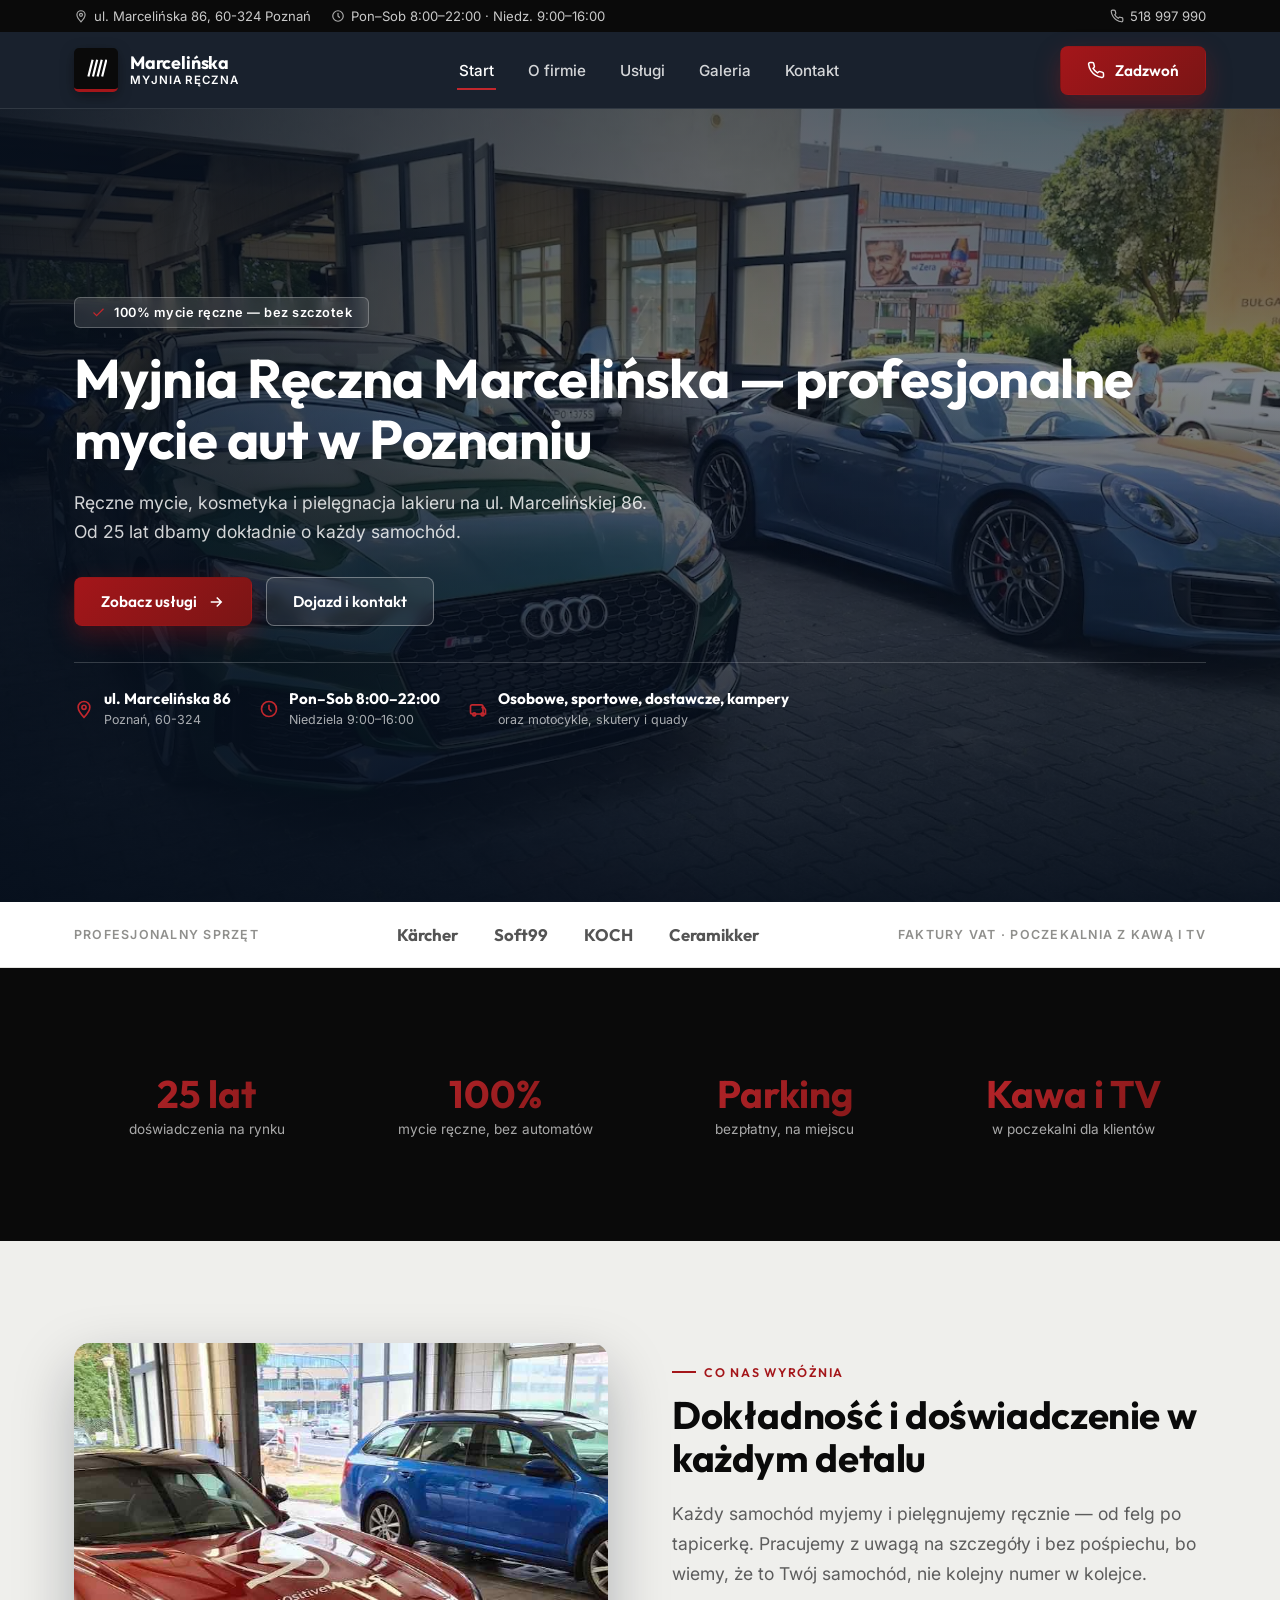
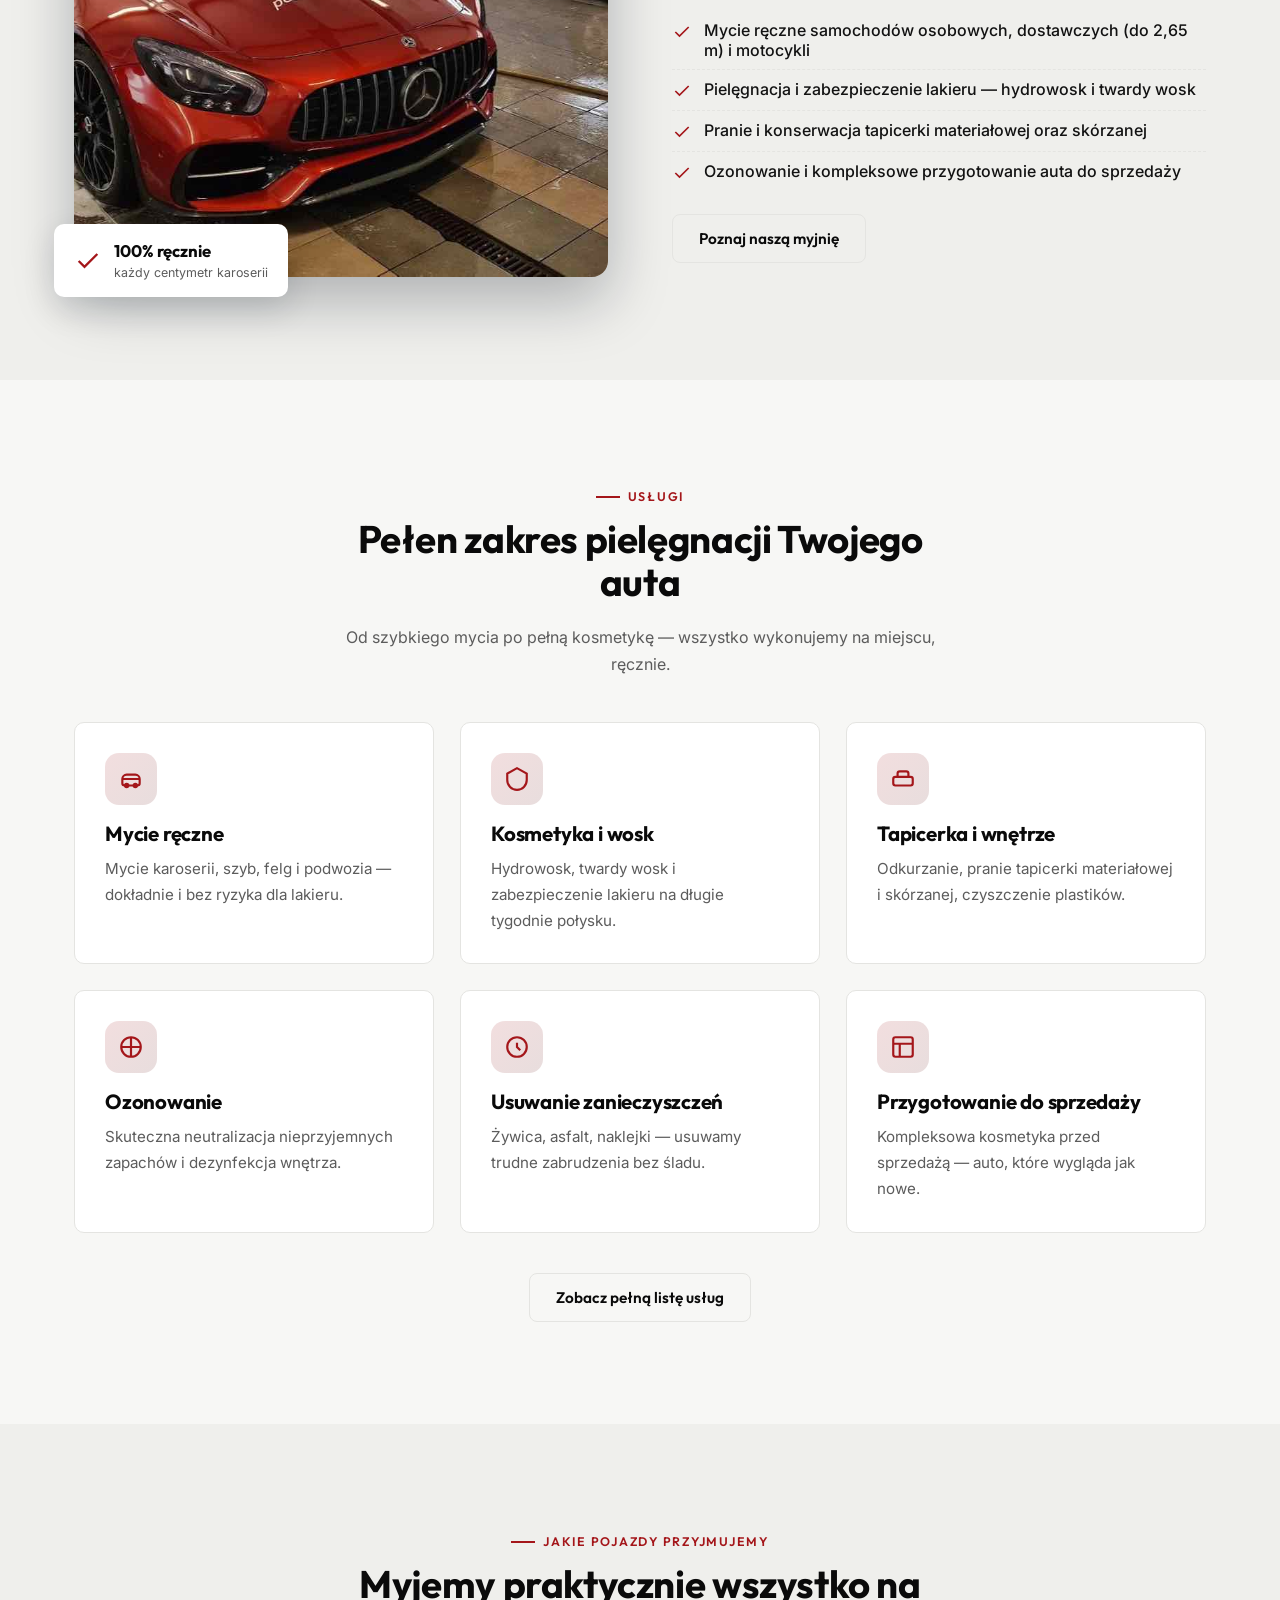
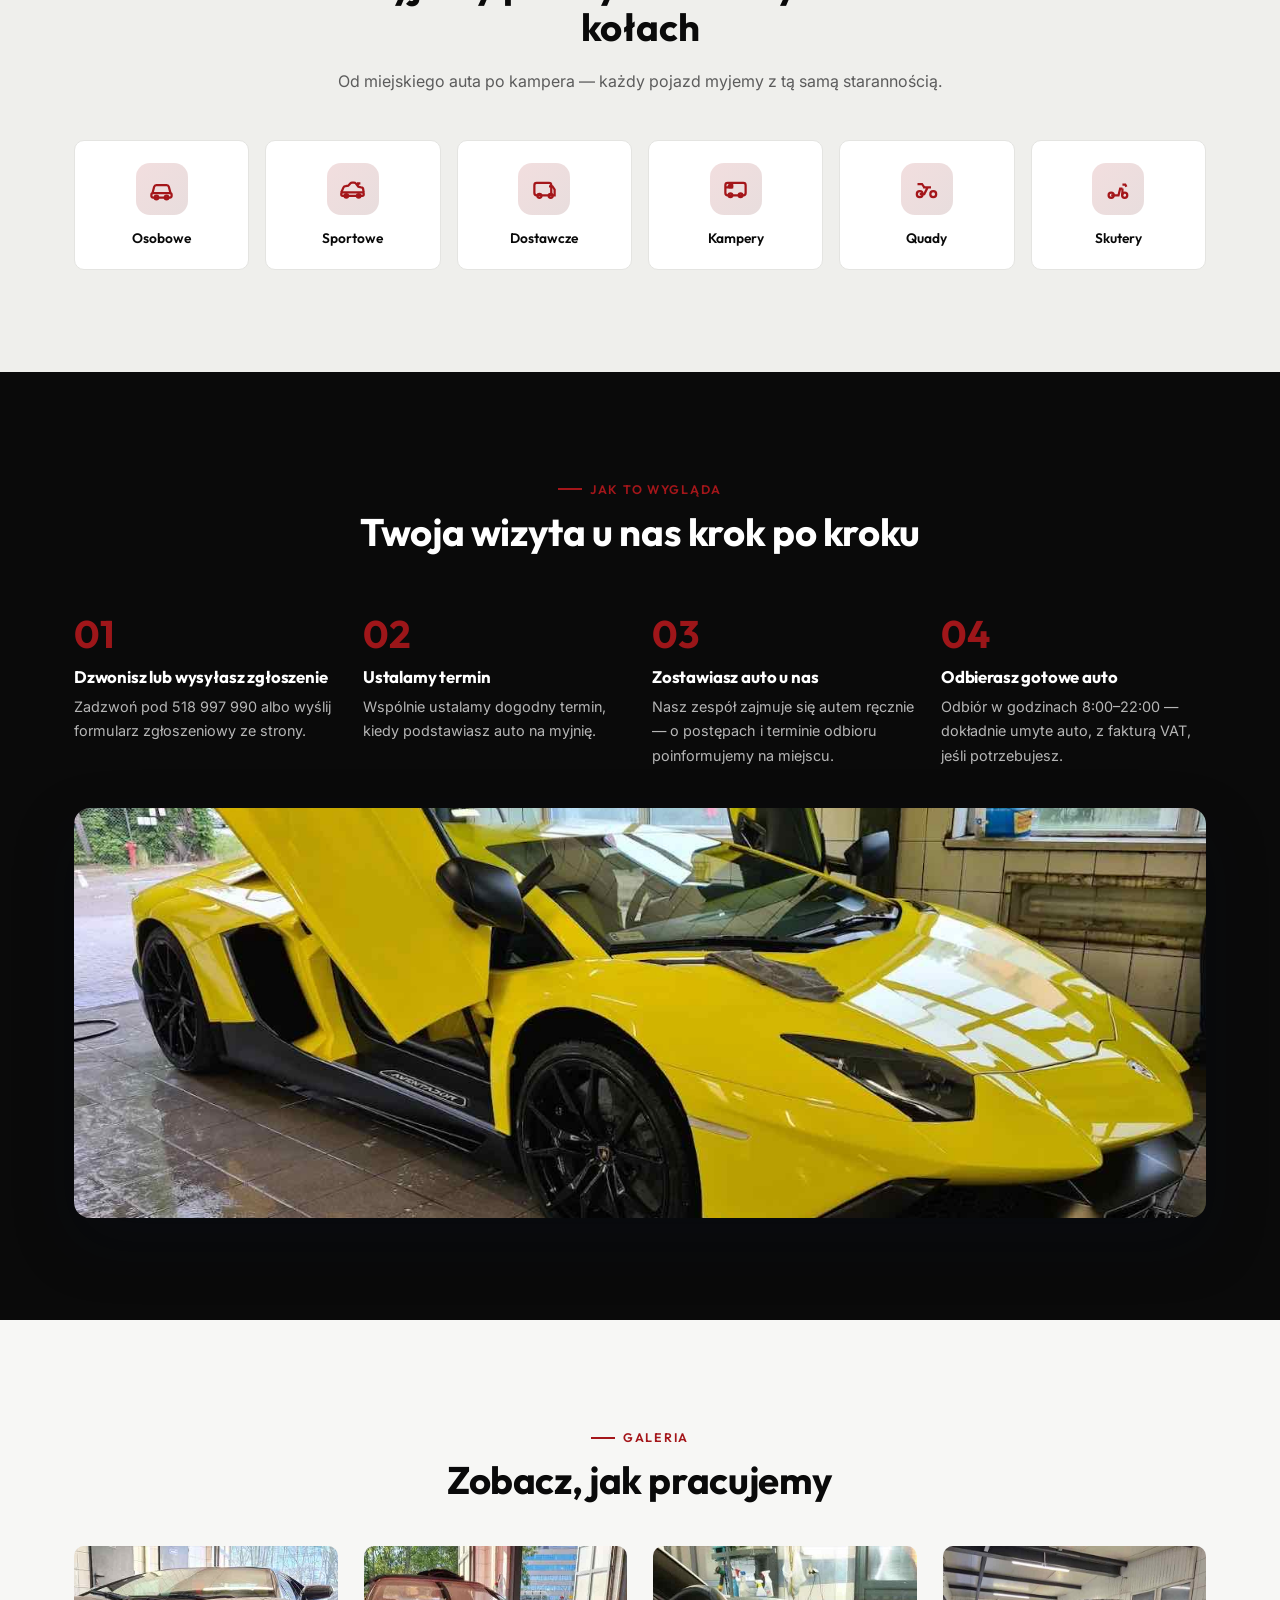
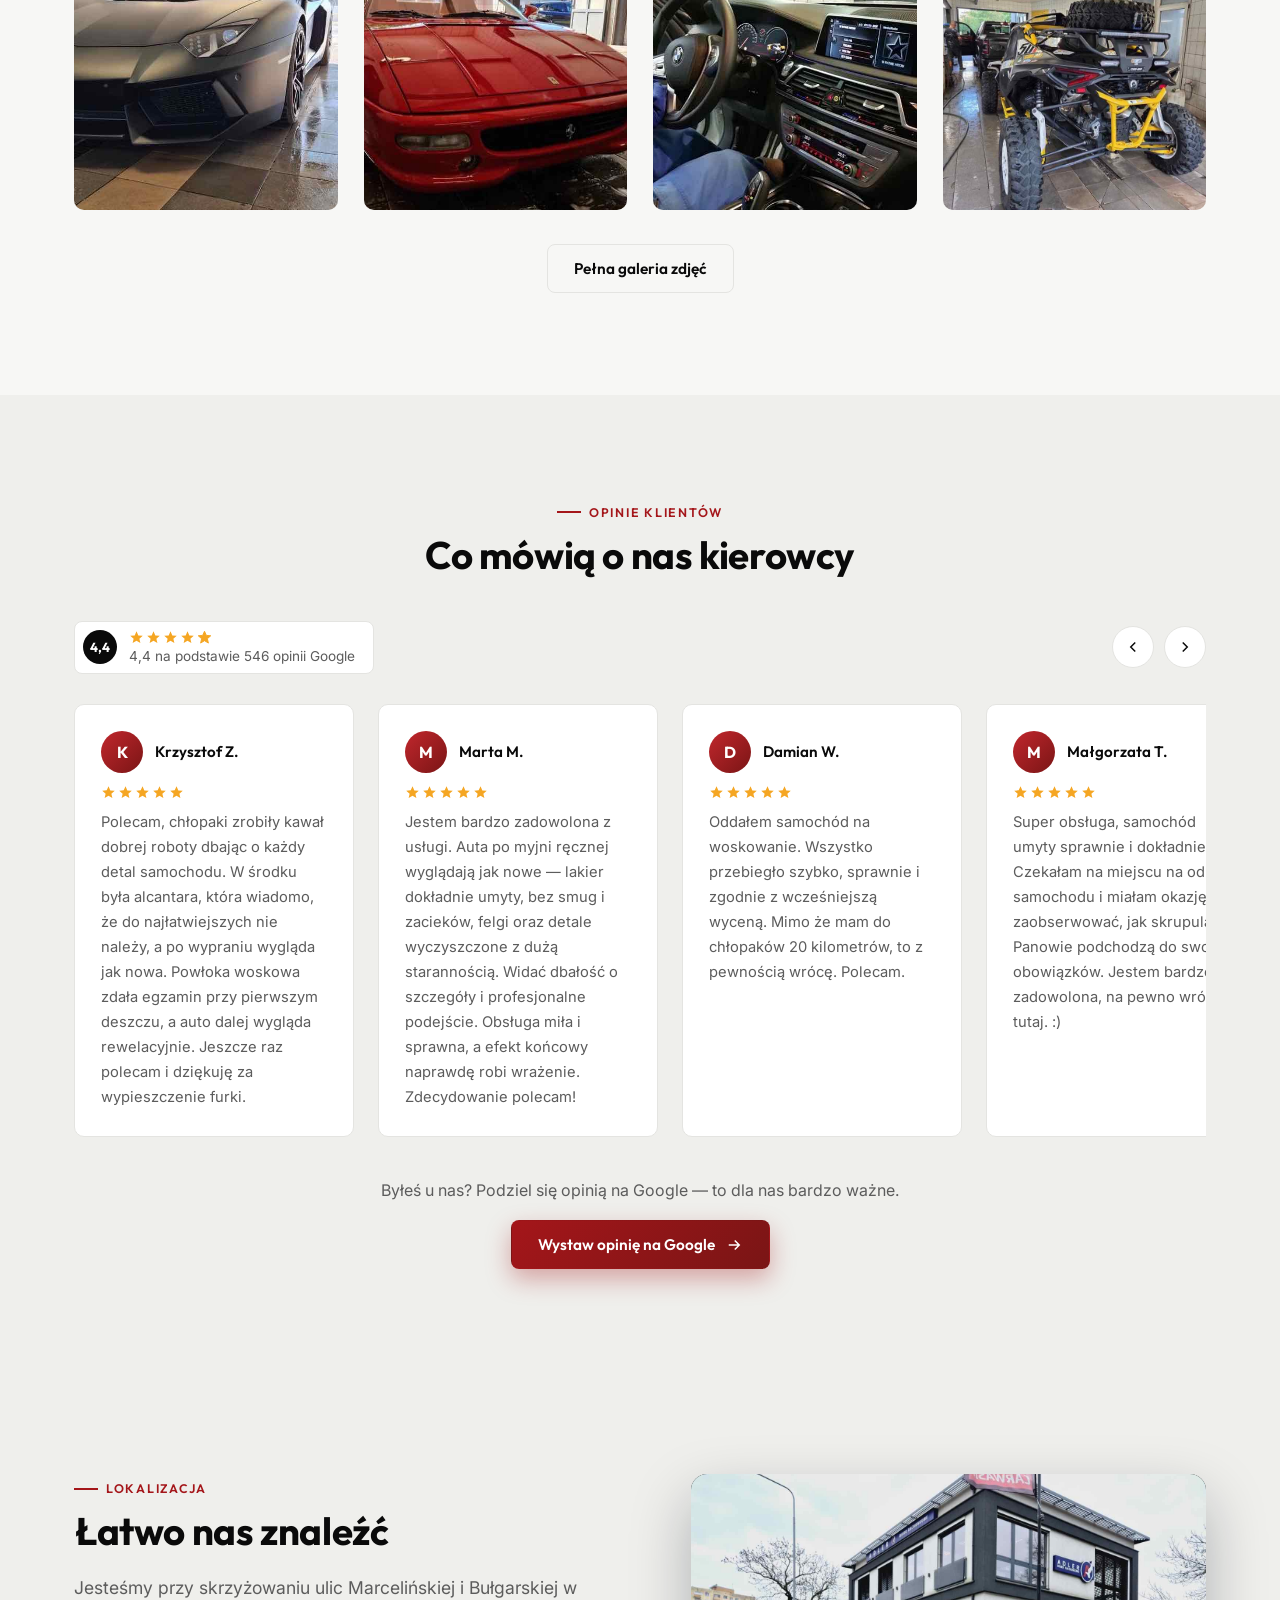
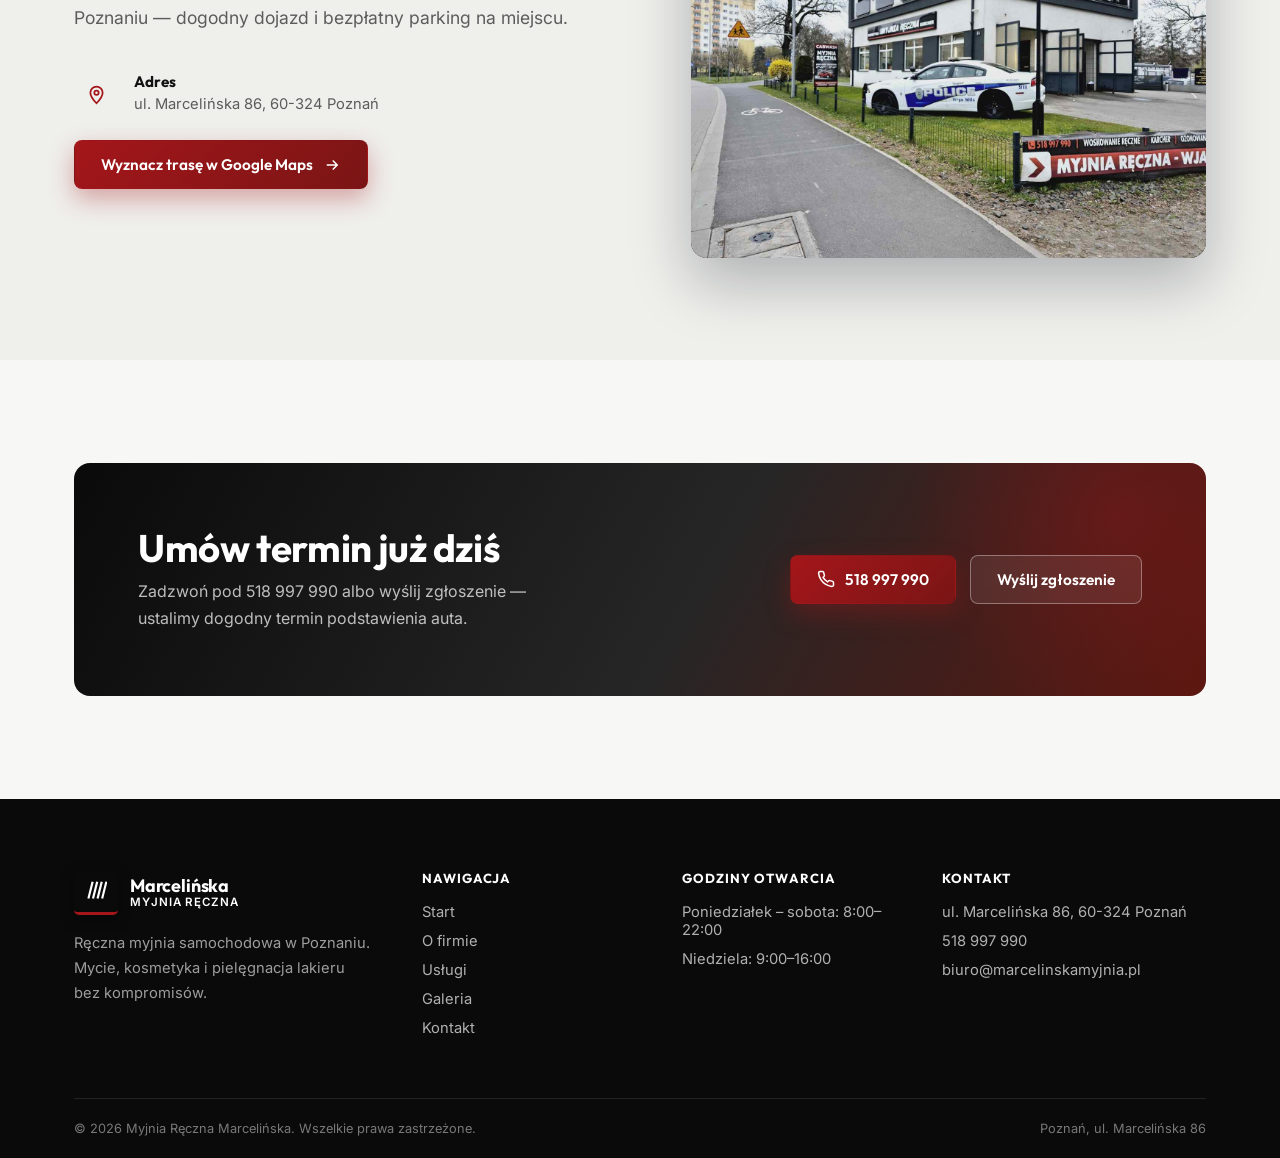
<file: index.html>
<!DOCTYPE html>
<html lang="pl">
<head>
<meta charset="UTF-8">
<meta name="viewport" content="width=device-width, initial-scale=1.0">
<title>Myjnia Ręczna Marcelińska Poznań — mycie ręczne i kosmetyka samochodowa</title>
<meta name="description" content="Myjnia Ręczna Marcelińska w Poznaniu — profesjonalne mycie ręczne, pielęgnacja lakieru, pranie tapicerki i ozonowanie. Otwarte 7 dni w tygodniu, ul. Marcelińska 86.">
<meta name="keywords" content="myjnia ręczna Poznań, myjnia Poznań, myjnia samochodowa Poznań, myjnia Marcelińska, kosmetyka samochodowa Poznań, pranie tapicerki Poznań">
<link rel="canonical" href="https://marcelinskamyjnia.pl/">
<meta property="og:type" content="website">
<meta property="og:title" content="Myjnia Ręczna Marcelińska Poznań">
<meta property="og:description" content="Profesjonalne mycie ręczne, kosmetyka i pielęgnacja lakieru. Ul. Marcelińska 86, Poznań. Otwarte 7 dni w tygodniu.">
<meta property="og:image" content="https://marcelinskamyjnia.pl/assets/img/hero-home.jpg">
<meta property="og:locale" content="pl_PL">
<meta property="og:url" content="https://marcelinskamyjnia.pl/">
<link rel="icon" href="assets/img/favicon.svg" type="image/svg+xml">
<link rel="preconnect" href="https://fonts.googleapis.com">
<link rel="preconnect" href="https://fonts.gstatic.com" crossorigin>
<link href="https://fonts.googleapis.com/css2?family=Inter:wght@400;500;600;700&family=Outfit:wght@500;600;700;800&display=swap" rel="stylesheet">
<link rel="stylesheet" href="assets/css/style.css">
<script type="application/ld+json">
{
  "@context": "https://schema.org",
  "@type": "AutoWash",
  "name": "Myjnia Ręczna Marcelińska",
  "image": "https://marcelinskamyjnia.pl/assets/img/hero-home.jpg",
  "url": "https://marcelinskamyjnia.pl/",
  "telephone": "+48518997990",
  "email": "biuro@marcelinskamyjnia.pl",
  "priceRange": "$$",
  "address": {
    "@type": "PostalAddress",
    "streetAddress": "ul. Marcelińska 86",
    "addressLocality": "Poznań",
    "postalCode": "60-324",
    "addressCountry": "PL"
  },
  "openingHoursSpecification": [
    { "@type": "OpeningHoursSpecification", "dayOfWeek": ["Monday","Tuesday","Wednesday","Thursday","Friday","Saturday"], "opens": "08:00", "closes": "22:00" },
    { "@type": "OpeningHoursSpecification", "dayOfWeek": "Sunday", "opens": "09:00", "closes": "16:00" }
  ],
  "aggregateRating": {
    "@type": "AggregateRating",
    "ratingValue": "4.4",
    "reviewCount": "546"
  }
}
</script>
</head>
<body>

<div class="top-strip">
  <div class="container">
    <div class="top-strip__links">
      <span class="top-strip__item">
        <svg viewBox="0 0 24 24" fill="none" stroke="currentColor" stroke-width="2"><path d="M12 22s7-7.1 7-12A7 7 0 0 0 5 10c0 4.9 7 12 7 12z"/><circle cx="12" cy="10" r="2.5"/></svg>
        ul. Marcelińska 86, 60-324 Poznań
      </span>
      <span class="top-strip__item">
        <svg viewBox="0 0 24 24" fill="none" stroke="currentColor" stroke-width="2"><circle cx="12" cy="12" r="9"/><path d="M12 7v5l3 3"/></svg>
        Pon–Sob 8:00–22:00 · Niedz. 9:00–16:00
      </span>
    </div>
    <a href="tel:+48518997990" class="top-strip__item">
      <svg viewBox="0 0 24 24" fill="none" stroke="currentColor" stroke-width="2"><path d="M22 16.92v3a2 2 0 0 1-2.18 2 19.79 19.79 0 0 1-8.63-3.07 19.5 19.5 0 0 1-6-6 19.79 19.79 0 0 1-3.07-8.67A2 2 0 0 1 4.11 2h3a2 2 0 0 1 2 1.72c.13.96.36 1.9.68 2.81a2 2 0 0 1-.45 2.11L8.09 9.91a16 16 0 0 0 6 6l1.27-1.27a2 2 0 0 1 2.11-.45c.91.32 1.85.55 2.81.68A2 2 0 0 1 22 16.92z"/></svg>
      518 997 990
    </a>
  </div>
</div>

<header class="site-header">
  <div class="container">
    <a href="index.html" class="brand">
      <span class="brand__mark">
        <svg viewBox="0 0 24 24" fill="none" stroke="currentColor" stroke-width="2.4" stroke-linecap="square"><line x1="4" y1="19" x2="8" y2="3"/><line x1="9" y1="19" x2="13" y2="3"/><line x1="14" y1="19" x2="18" y2="3"/><line x1="19" y1="19" x2="23" y2="3"/></svg>
      </span>
      <span class="brand__text">
        <span class="brand__name">Marcelińska</span>
        <span class="brand__tagline">Myjnia ręczna</span>
      </span>
    </a>
    <nav class="main-nav">
      <ul>
        <li><a href="index.html" aria-current="page">Start</a></li>
        <li><a href="o-firmie.html">O firmie</a></li>
        <li><a href="usugi.html">Usługi</a></li>
        <li><a href="galeria.html">Galeria</a></li>
        <li><a href="kontakt.html">Kontakt</a></li>
      </ul>
    </nav>
    <div class="header-cta">
      <a href="tel:+48518997990" class="btn btn-primary">
        <svg viewBox="0 0 24 24" fill="none" stroke="currentColor" stroke-width="2"><path d="M22 16.92v3a2 2 0 0 1-2.18 2 19.79 19.79 0 0 1-8.63-3.07 19.5 19.5 0 0 1-6-6 19.79 19.79 0 0 1-3.07-8.67A2 2 0 0 1 4.11 2h3a2 2 0 0 1 2 1.72c.13.96.36 1.9.68 2.81a2 2 0 0 1-.45 2.11L8.09 9.91a16 16 0 0 0 6 6l1.27-1.27a2 2 0 0 1 2.11-.45c.91.32 1.85.55 2.81.68A2 2 0 0 1 22 16.92z"/></svg>
        Zadzwoń
      </a>
      <button class="nav-toggle" aria-label="Otwórz menu">
        <svg viewBox="0 0 24 24" fill="none" stroke="currentColor" stroke-width="2"><line x1="3" y1="6" x2="21" y2="6"/><line x1="3" y1="12" x2="21" y2="12"/><line x1="3" y1="18" x2="21" y2="18"/></svg>
      </button>
    </div>
  </div>
</header>

<div class="mobile-nav">
  <div class="mobile-nav__top">
    <span class="brand__name" style="color:#fff;">Menu</span>
    <button class="mobile-nav__close" aria-label="Zamknij menu">
      <svg viewBox="0 0 24 24" fill="none" stroke="currentColor" stroke-width="2"><line x1="18" y1="6" x2="6" y2="18"/><line x1="6" y1="6" x2="18" y2="18"/></svg>
    </button>
  </div>
  <ul>
    <li><a href="index.html">Start</a></li>
    <li><a href="o-firmie.html">O firmie</a></li>
    <li><a href="usugi.html">Usługi</a></li>
    <li><a href="galeria.html">Galeria</a></li>
    <li><a href="kontakt.html">Kontakt</a></li>
  </ul>
  <div class="mobile-nav__footer">
    <a href="tel:+48518997990">
      <svg viewBox="0 0 24 24" fill="none" stroke="currentColor" stroke-width="2"><path d="M22 16.92v3a2 2 0 0 1-2.18 2 19.79 19.79 0 0 1-8.63-3.07 19.5 19.5 0 0 1-6-6 19.79 19.79 0 0 1-3.07-8.67A2 2 0 0 1 4.11 2h3a2 2 0 0 1 2 1.72c.13.96.36 1.9.68 2.81a2 2 0 0 1-.45 2.11L8.09 9.91a16 16 0 0 0 6 6l1.27-1.27a2 2 0 0 1 2.11-.45c.91.32 1.85.55 2.81.68A2 2 0 0 1 22 16.92z"/></svg>
      518 997 990
    </a>
    <a href="mailto:biuro@marcelinskamyjnia.pl">
      <svg viewBox="0 0 24 24" fill="none" stroke="currentColor" stroke-width="2"><path d="M4 4h16v16H4z"/><path d="m22 6-10 7L2 6"/></svg>
      biuro@marcelinskamyjnia.pl
    </a>
    <a href="#">
      <svg viewBox="0 0 24 24" fill="none" stroke="currentColor" stroke-width="2"><path d="M12 22s7-7.1 7-12A7 7 0 0 0 5 10c0 4.9 7 12 7 12z"/><circle cx="12" cy="10" r="2.5"/></svg>
      ul. Marcelińska 86, Poznań
    </a>
  </div>
</div>

<main>

  <section class="hero">
    <div class="hero__bg" style="background-image:url('assets/img/hero.webp');"></div>
    <div class="container hero__content">
      <span class="hero__badge">
        <svg viewBox="0 0 24 24" fill="none" stroke="currentColor" stroke-width="2"><path d="M20 6 9 17l-5-5"/></svg>
        100% mycie ręczne — bez szczotek
      </span>
      <h1>Myjnia Ręczna Marcelińska — profesjonalne mycie aut w Poznaniu</h1>
      <p class="lead">Ręczne mycie, kosmetyka i pielęgnacja lakieru na ul. Marcelińskiej 86. <br>Od 25 lat dbamy dokładnie o każdy samochód.</p>
      <div class="hero__actions">
        <a href="usugi.html" class="btn btn-primary">
          Zobacz usługi
          <svg viewBox="0 0 24 24" fill="none" stroke="currentColor" stroke-width="2"><path d="M5 12h14M13 6l6 6-6 6"/></svg>
        </a>
        <a href="kontakt.html" class="btn btn-ghost">Dojazd i kontakt</a>
      </div>
      <div class="hero__facts">
        <div class="hero__fact">
          <svg viewBox="0 0 24 24" fill="none" stroke="currentColor" stroke-width="2"><path d="M12 22s7-7.1 7-12A7 7 0 0 0 5 10c0 4.9 7 12 7 12z"/><circle cx="12" cy="10" r="2.5"/></svg>
          <div><strong>ul. Marcelińska 86</strong><span>Poznań, 60-324</span></div>
        </div>
        <div class="hero__fact">
          <svg viewBox="0 0 24 24" fill="none" stroke="currentColor" stroke-width="2"><circle cx="12" cy="12" r="9"/><path d="M12 7v5l3 3"/></svg>
          <div><strong>Pon–Sob 8:00–22:00</strong><span>Niedziela 9:00–16:00</span></div>
        </div>
        <div class="hero__fact">
          <svg viewBox="0 0 24 24" fill="none" stroke="currentColor" stroke-width="2"><rect x="3" y="7" width="15" height="11" rx="2"/><path d="M16 10h3l2 3v5h-5"/><circle cx="7.5" cy="18.5" r="1.8"/><circle cx="17.5" cy="18.5" r="1.8"/></svg>
          <div><strong>Osobowe, sportowe, dostawcze, kampery</strong><span>oraz motocykle, skutery i quady</span></div>
        </div>
      </div>
    </div>
  </section>

  <div class="trust-strip">
    <div class="container">
      <span class="trust-strip__label">Profesjonalny sprzęt</span>
      <div class="trust-strip__brands">
        <span>Kärcher</span>
        <span>Soft99</span>
        <span>KOCH</span>
        <span>Ceramikker</span>
      </div>
      <span class="trust-strip__label">Faktury VAT · Poczekalnia z kawą i TV</span>
    </div>
  </div>

  <section class="section-dark">
    <div class="container">
      <div class="stats-band reveal">
        <div class="stat">
          <strong>25 lat</strong>
          <span>doświadczenia na rynku</span>
        </div>
        <div class="stat">
          <strong>100%</strong>
          <span>mycie ręczne, bez automatów</span>
        </div>
        <div class="stat">
          <strong>Parking</strong>
          <span>bezpłatny, na miejscu</span>
        </div>
        <div class="stat">
          <strong>Kawa i TV</strong>
          <span>w poczekalni dla klientów</span>
        </div>
      </div>
    </div>
  </section>

  <section class="section-alt">
    <div class="container">
      <div class="split">
        <div class="split__media reveal">
          <img src="assets/img/wyroznik-amg.jpg" alt="Mercedes-AMG GT podczas mycia ręcznego w myjni Marcelińska" loading="lazy" width="765" height="765" style="aspect-ratio:1/1; width:100%; height:auto;">
          <div class="split__media__tag">
            <svg viewBox="0 0 24 24" fill="none" stroke="currentColor" stroke-width="2"><path d="M20 6 9 17l-5-5"/></svg>
            <div><strong>100% ręcznie</strong><span>każdy centymetr karoserii</span></div>
          </div>
        </div>
        <div class="reveal">
          <span class="eyebrow">Co nas wyróżnia</span>
          <h2>Dokładność i doświadczenie w każdym detalu</h2>
          <p class="lead" style="color:var(--muted);">Każdy samochód myjemy i pielęgnujemy ręcznie — od felg po tapicerkę. Pracujemy z uwagą na szczegóły i bez pośpiechu, bo wiemy, że to Twój samochód, nie kolejny numer w kolejce.</p>
          <ul class="checklist">
            <li>
              <svg viewBox="0 0 24 24" fill="none" stroke="currentColor" stroke-width="2"><path d="M20 6 9 17l-5-5"/></svg>
              Mycie ręczne samochodów osobowych, dostawczych (do 2,65 m) i motocykli
            </li>
            <li>
              <svg viewBox="0 0 24 24" fill="none" stroke="currentColor" stroke-width="2"><path d="M20 6 9 17l-5-5"/></svg>
              Pielęgnacja i zabezpieczenie lakieru — hydrowosk i twardy wosk
            </li>
            <li>
              <svg viewBox="0 0 24 24" fill="none" stroke="currentColor" stroke-width="2"><path d="M20 6 9 17l-5-5"/></svg>
              Pranie i konserwacja tapicerki materiałowej oraz skórzanej
            </li>
            <li>
              <svg viewBox="0 0 24 24" fill="none" stroke="currentColor" stroke-width="2"><path d="M20 6 9 17l-5-5"/></svg>
              Ozonowanie i kompleksowe przygotowanie auta do sprzedaży
            </li>
          </ul>
          <a href="o-firmie.html" class="btn btn-outline">Poznaj naszą myjnię</a>
        </div>
      </div>
    </div>
  </section>

  <section>
    <div class="container">
      <div class="section-head center reveal">
        <span class="eyebrow" style="justify-content:center;">Usługi</span>
        <h2>Pełen zakres pielęgnacji Twojego auta</h2>
        <p>Od szybkiego mycia po pełną kosmetykę — wszystko wykonujemy na miejscu, ręcznie.</p>
      </div>
      <div class="grid grid-3">
        <div class="card reveal">
          <div class="card__icon">
            <svg viewBox="0 0 24 24" fill="none" stroke="currentColor" stroke-width="2"><path d="M4 12h16M4 12a4 4 0 0 1 4-4h8a4 4 0 0 1 4 4M4 12v4a2 2 0 0 0 2 2h12a2 2 0 0 0 2-2v-4"/><circle cx="8" cy="18" r="1.5"/><circle cx="16" cy="18" r="1.5"/></svg>
          </div>
          <h3>Mycie ręczne</h3>
          <p>Mycie karoserii, szyb, felg i podwozia — dokładnie i bez ryzyka dla lakieru.</p>
        </div>
        <div class="card reveal">
          <div class="card__icon">
            <svg viewBox="0 0 24 24" fill="none" stroke="currentColor" stroke-width="2"><path d="M12 2 3 7v6c0 5 4 9 9 9s9-4 9-9V7l-9-5z"/></svg>
          </div>
          <h3>Kosmetyka i wosk</h3>
          <p>Hydrowosk, twardy wosk i zabezpieczenie lakieru na długie tygodnie połysku.</p>
        </div>
        <div class="card reveal">
          <div class="card__icon">
            <svg viewBox="0 0 24 24" fill="none" stroke="currentColor" stroke-width="2"><rect x="3" y="10" width="18" height="8" rx="2"/><path d="M7 10V7a2 2 0 0 1 2-2h6a2 2 0 0 1 2 2v3"/></svg>
          </div>
          <h3>Tapicerka i wnętrze</h3>
          <p>Odkurzanie, pranie tapicerki materiałowej i skórzanej, czyszczenie plastików.</p>
        </div>
        <div class="card reveal">
          <div class="card__icon">
            <svg viewBox="0 0 24 24" fill="none" stroke="currentColor" stroke-width="2"><path d="M12 3v18M3 12h18"/><circle cx="12" cy="12" r="9"/></svg>
          </div>
          <h3>Ozonowanie</h3>
          <p>Skuteczna neutralizacja nieprzyjemnych zapachów i dezynfekcja wnętrza.</p>
        </div>
        <div class="card reveal">
          <div class="card__icon">
            <svg viewBox="0 0 24 24" fill="none" stroke="currentColor" stroke-width="2"><path d="M12 8v4l3 3"/><circle cx="12" cy="12" r="9"/></svg>
          </div>
          <h3>Usuwanie zanieczyszczeń</h3>
          <p>Żywica, asfalt, naklejki — usuwamy trudne zabrudzenia bez śladu.</p>
        </div>
        <div class="card reveal">
          <div class="card__icon">
            <svg viewBox="0 0 24 24" fill="none" stroke="currentColor" stroke-width="2"><path d="M3 9h18M9 21V9"/><rect x="3" y="3" width="18" height="18" rx="2"/></svg>
          </div>
          <h3>Przygotowanie do sprzedaży</h3>
          <p>Kompleksowa kosmetyka przed sprzedażą — auto, które wygląda jak nowe.</p>
        </div>
      </div>
      <div class="text-center reveal" style="margin-top:40px;">
        <a href="usugi.html" class="btn btn-outline">Zobacz pełną listę usług</a>
      </div>
    </div>
  </section>

  <section class="section-alt">
    <div class="container">
      <div class="section-head center reveal">
        <span class="eyebrow" style="justify-content:center;">Jakie pojazdy przyjmujemy</span>
        <h2>Myjemy praktycznie wszystko na kołach</h2>
        <p>Od miejskiego auta po kampera — każdy pojazd myjemy z tą samą starannością.</p>
      </div>
      <div class="vehicle-grid reveal">
        <div class="vehicle-card">
          <div class="vehicle-card__icon">
            <svg viewBox="0 0 24 24" fill="none" stroke="currentColor" stroke-width="2"><path d="M4 16 5.5 10.5A2 2 0 0 1 7.4 9h9.2a2 2 0 0 1 1.9 1.5L20 16"/><rect x="3" y="16" width="18" height="4" rx="1.5"/><circle cx="7.5" cy="20" r="1.6"/><circle cx="16.5" cy="20" r="1.6"/></svg>
          </div>
          <span>Osobowe</span>
        </div>
        <div class="vehicle-card">
          <div class="vehicle-card__icon">
            <svg viewBox="0 0 24 24" fill="none" stroke="currentColor" stroke-width="2"><path d="M2 15.5 4 11a2 2 0 0 1 1.8-1.2l2.4-.3 2-2.2a2 2 0 0 1 1.5-.6h1.6a2 2 0 0 1 1.6.8l2.3 3 2.5.4A2 2 0 0 1 21.5 13l.5 2.5"/><rect x="2" y="15.5" width="20" height="3" rx="1.3"/><circle cx="6.5" cy="18.5" r="1.6"/><circle cx="17.5" cy="18.5" r="1.6"/><path d="M17 9.5v-2h2"/></svg>
          </div>
          <span>Sportowe</span>
        </div>
        <div class="vehicle-card">
          <div class="vehicle-card__icon">
            <svg viewBox="0 0 24 24" fill="none" stroke="currentColor" stroke-width="2"><rect x="3" y="7" width="15" height="11" rx="2"/><path d="M16 10h3l2 3v5h-5"/><circle cx="7.5" cy="18.5" r="1.8"/><circle cx="17.5" cy="18.5" r="1.8"/></svg>
          </div>
          <span>Dostawcze</span>
        </div>
        <div class="vehicle-card">
          <div class="vehicle-card__icon">
            <svg viewBox="0 0 24 24" fill="none" stroke="currentColor" stroke-width="2"><rect x="3" y="7" width="18" height="11" rx="2"/><path d="M3 11h6V7"/><rect x="6" y="9" width="3" height="2" rx="0.5"/><circle cx="7.5" cy="18" r="1.7"/><circle cx="16.5" cy="18" r="1.7"/></svg>
          </div>
          <span>Kampery</span>
        </div>
        <div class="vehicle-card">
          <div class="vehicle-card__icon">
            <svg viewBox="0 0 24 24" fill="none" stroke="currentColor" stroke-width="2"><circle cx="6" cy="17" r="2.6"/><circle cx="18" cy="17" r="2.6"/><path d="M6 17h4l3-6h3M9 11h5"/><path d="M4 8h4l2 3"/></svg>
          </div>
          <span>Quady</span>
        </div>
        <div class="vehicle-card">
          <div class="vehicle-card__icon">
            <svg viewBox="0 0 24 24" fill="none" stroke="currentColor" stroke-width="2"><circle cx="5.5" cy="18" r="2.3"/><circle cx="17.5" cy="18" r="2.3"/><path d="M5.5 18h6.5l1.5-6h2"/><path d="M15.5 12v6M15.5 8.5h2.5l1 2"/></svg>
          </div>
          <span>Skutery</span>
        </div>
      </div>
    </div>
  </section>

  <section class="section-dark">
    <div class="container">
      <div class="section-head center reveal">
        <span class="eyebrow" style="justify-content:center;">Jak to wygląda</span>
        <h2>Twoja wizyta u nas krok po kroku</h2>
      </div>
      <div class="steps">
        <div class="step reveal">
          <h3>Dzwonisz lub wysyłasz zgłoszenie</h3>
          <p>Zadzwoń pod 518 997 990 albo wyślij formularz zgłoszeniowy ze strony.</p>
        </div>
        <div class="step reveal">
          <h3>Ustalamy termin</h3>
          <p>Wspólnie ustalamy dogodny termin, kiedy podstawiasz auto na myjnię.</p>
        </div>
        <div class="step reveal">
          <h3>Zostawiasz auto u nas</h3>
          <p>Nasz zespół zajmuje się autem ręcznie — o postępach i terminie odbioru poinformujemy na miejscu.</p>
        </div>
        <div class="step reveal">
          <h3>Odbierasz gotowe auto</h3>
          <p>Odbiór w godzinach 8:00–22:00 — dokładnie umyte auto, z fakturą VAT, jeśli potrzebujesz.</p>
        </div>
      </div>
      <div class="vehicle-feature reveal">
        <img src="assets/img/gallery/32-lamborghini-sv.jpg" alt="Lamborghini Aventador SV Roadster podczas mycia ręcznego" loading="lazy" width="1400" height="787">
      </div>
    </div>
  </section>

  <section>
    <div class="container">
      <div class="section-head center reveal">
        <span class="eyebrow" style="justify-content:center;">Galeria</span>
        <h2>Zobacz, jak pracujemy</h2>
      </div>
      <div class="grid grid-4 reveal">
        <a href="assets/img/gallery/17-lamborghini.jpg" class="gallery-item" style="aspect-ratio:1/1;">
          <img src="assets/img/gallery/17-lamborghini-thumb.jpg" alt="Lamborghini Aventador na myjni" loading="lazy" width="560" height="560">
        </a>
        <a href="assets/img/gallery/34-ferrari-f355.jpg" class="gallery-item" style="aspect-ratio:1/1;">
          <img src="assets/img/gallery/34-ferrari-f355-thumb.jpg" alt="Ferrari F355 podczas mycia ręcznego" loading="lazy" width="560" height="560">
        </a>
        <a href="assets/img/gallery/42-bmw-deska-rozdzielcza.jpg" class="gallery-item" style="aspect-ratio:1/1;">
          <img src="assets/img/gallery/42-bmw-deska-rozdzielcza-thumb.jpg" alt="Czyszczenie deski rozdzielczej BMW" loading="lazy" width="560" height="560">
        </a>
        <a href="assets/img/gallery/23-buggy.jpg" class="gallery-item" style="aspect-ratio:1/1;">
          <img src="assets/img/gallery/23-buggy-thumb.jpg" alt="Mycie pojazdu terenowego buggy" loading="lazy" width="560" height="560">
        </a>
      </div>
      <div class="text-center reveal" style="margin-top:34px;">
        <a href="galeria.html" class="btn btn-outline">Pełna galeria zdjęć</a>
      </div>
    </div>
  </section>

  <section class="section-alt">
    <div class="container">
      <div class="section-head center reveal">
        <span class="eyebrow" style="justify-content:center;">Opinie klientów</span>
        <h2>Co mówią o nas kierowcy</h2>
      </div>
      <div class="reviews-head reveal">
        <div class="reviews-rating">
          <span class="reviews-rating__badge">4,4</span>
          <div>
            <div class="reviews-rating__stars">
              <svg viewBox="0 0 24 24" fill="currentColor"><path d="M12 2l2.9 6.6 7.1.6-5.4 4.7 1.6 7-6.2-3.8-6.2 3.8 1.6-7L2 9.2l7.1-.6L12 2z"/></svg>
              <svg viewBox="0 0 24 24" fill="currentColor"><path d="M12 2l2.9 6.6 7.1.6-5.4 4.7 1.6 7-6.2-3.8-6.2 3.8 1.6-7L2 9.2l7.1-.6L12 2z"/></svg>
              <svg viewBox="0 0 24 24" fill="currentColor"><path d="M12 2l2.9 6.6 7.1.6-5.4 4.7 1.6 7-6.2-3.8-6.2 3.8 1.6-7L2 9.2l7.1-.6L12 2z"/></svg>
              <svg viewBox="0 0 24 24" fill="currentColor"><path d="M12 2l2.9 6.6 7.1.6-5.4 4.7 1.6 7-6.2-3.8-6.2 3.8 1.6-7L2 9.2l7.1-.6L12 2z"/></svg>
              <svg viewBox="0 0 24 24" fill="none" stroke="currentColor" stroke-width="1.5"><path d="M12 2l2.9 6.6 7.1.6-5.4 4.7 1.6 7-6.2-3.8-6.2 3.8 1.6-7L2 9.2l7.1-.6L12 2z"/></svg>
            </div>
            <span class="reviews-rating__count">4,4 na podstawie 546 opinii Google</span>
          </div>
        </div>
        <div class="reviews-nav" style="margin-top:0;">
          <button type="button" class="reviews-prev" aria-label="Poprzednie opinie">
            <svg viewBox="0 0 24 24" fill="none" stroke="currentColor" stroke-width="2"><path d="M15 18l-6-6 6-6"/></svg>
          </button>
          <button type="button" class="reviews-next" aria-label="Następne opinie">
            <svg viewBox="0 0 24 24" fill="none" stroke="currentColor" stroke-width="2"><path d="M9 18l6-6-6-6"/></svg>
          </button>
        </div>
      </div>

      <div class="reviews-carousel reveal">
        <div class="reviews-track">
          <div class="review-card">
            <div class="review-card__head">
              <span class="review-card__avatar">K</span>
              <div>
                <div class="review-card__name">Krzysztof Z.</div>
              </div>
            </div>
            <div class="review-card__stars">
              <svg viewBox="0 0 24 24" fill="currentColor"><path d="M12 2l2.9 6.6 7.1.6-5.4 4.7 1.6 7-6.2-3.8-6.2 3.8 1.6-7L2 9.2l7.1-.6L12 2z"/></svg>
              <svg viewBox="0 0 24 24" fill="currentColor"><path d="M12 2l2.9 6.6 7.1.6-5.4 4.7 1.6 7-6.2-3.8-6.2 3.8 1.6-7L2 9.2l7.1-.6L12 2z"/></svg>
              <svg viewBox="0 0 24 24" fill="currentColor"><path d="M12 2l2.9 6.6 7.1.6-5.4 4.7 1.6 7-6.2-3.8-6.2 3.8 1.6-7L2 9.2l7.1-.6L12 2z"/></svg>
              <svg viewBox="0 0 24 24" fill="currentColor"><path d="M12 2l2.9 6.6 7.1.6-5.4 4.7 1.6 7-6.2-3.8-6.2 3.8 1.6-7L2 9.2l7.1-.6L12 2z"/></svg>
              <svg viewBox="0 0 24 24" fill="currentColor"><path d="M12 2l2.9 6.6 7.1.6-5.4 4.7 1.6 7-6.2-3.8-6.2 3.8 1.6-7L2 9.2l7.1-.6L12 2z"/></svg>
            </div>
            <p>Polecam, chłopaki zrobiły kawał dobrej roboty dbając o każdy detal samochodu. W środku była alcantara, która wiadomo, że do najłatwiejszych nie należy, a po wypraniu wygląda jak nowa. Powłoka woskowa zdała egzamin przy pierwszym deszczu, a auto dalej wygląda rewelacyjnie. Jeszcze raz polecam i dziękuję za wypieszczenie furki.</p>
          </div>
          <div class="review-card">
            <div class="review-card__head">
              <span class="review-card__avatar">M</span>
              <div>
                <div class="review-card__name">Marta M.</div>
              </div>
            </div>
            <div class="review-card__stars">
              <svg viewBox="0 0 24 24" fill="currentColor"><path d="M12 2l2.9 6.6 7.1.6-5.4 4.7 1.6 7-6.2-3.8-6.2 3.8 1.6-7L2 9.2l7.1-.6L12 2z"/></svg>
              <svg viewBox="0 0 24 24" fill="currentColor"><path d="M12 2l2.9 6.6 7.1.6-5.4 4.7 1.6 7-6.2-3.8-6.2 3.8 1.6-7L2 9.2l7.1-.6L12 2z"/></svg>
              <svg viewBox="0 0 24 24" fill="currentColor"><path d="M12 2l2.9 6.6 7.1.6-5.4 4.7 1.6 7-6.2-3.8-6.2 3.8 1.6-7L2 9.2l7.1-.6L12 2z"/></svg>
              <svg viewBox="0 0 24 24" fill="currentColor"><path d="M12 2l2.9 6.6 7.1.6-5.4 4.7 1.6 7-6.2-3.8-6.2 3.8 1.6-7L2 9.2l7.1-.6L12 2z"/></svg>
              <svg viewBox="0 0 24 24" fill="currentColor"><path d="M12 2l2.9 6.6 7.1.6-5.4 4.7 1.6 7-6.2-3.8-6.2 3.8 1.6-7L2 9.2l7.1-.6L12 2z"/></svg>
            </div>
            <p>Jestem bardzo zadowolona z usługi. Auta po myjni ręcznej wyglądają jak nowe — lakier dokładnie umyty, bez smug i zacieków, felgi oraz detale wyczyszczone z dużą starannością. Widać dbałość o szczegóły i profesjonalne podejście. Obsługa miła i sprawna, a efekt końcowy naprawdę robi wrażenie. Zdecydowanie polecam!</p>
          </div>
          <div class="review-card">
            <div class="review-card__head">
              <span class="review-card__avatar">D</span>
              <div>
                <div class="review-card__name">Damian W.</div>
              </div>
            </div>
            <div class="review-card__stars">
              <svg viewBox="0 0 24 24" fill="currentColor"><path d="M12 2l2.9 6.6 7.1.6-5.4 4.7 1.6 7-6.2-3.8-6.2 3.8 1.6-7L2 9.2l7.1-.6L12 2z"/></svg>
              <svg viewBox="0 0 24 24" fill="currentColor"><path d="M12 2l2.9 6.6 7.1.6-5.4 4.7 1.6 7-6.2-3.8-6.2 3.8 1.6-7L2 9.2l7.1-.6L12 2z"/></svg>
              <svg viewBox="0 0 24 24" fill="currentColor"><path d="M12 2l2.9 6.6 7.1.6-5.4 4.7 1.6 7-6.2-3.8-6.2 3.8 1.6-7L2 9.2l7.1-.6L12 2z"/></svg>
              <svg viewBox="0 0 24 24" fill="currentColor"><path d="M12 2l2.9 6.6 7.1.6-5.4 4.7 1.6 7-6.2-3.8-6.2 3.8 1.6-7L2 9.2l7.1-.6L12 2z"/></svg>
              <svg viewBox="0 0 24 24" fill="currentColor"><path d="M12 2l2.9 6.6 7.1.6-5.4 4.7 1.6 7-6.2-3.8-6.2 3.8 1.6-7L2 9.2l7.1-.6L12 2z"/></svg>
            </div>
            <p>Oddałem samochód na woskowanie. Wszystko przebiegło szybko, sprawnie i zgodnie z wcześniejszą wyceną. Mimo że mam do chłopaków 20 kilometrów, to z pewnością wrócę. Polecam.</p>
          </div>
          <div class="review-card">
            <div class="review-card__head">
              <span class="review-card__avatar">M</span>
              <div>
                <div class="review-card__name">Małgorzata T.</div>
              </div>
            </div>
            <div class="review-card__stars">
              <svg viewBox="0 0 24 24" fill="currentColor"><path d="M12 2l2.9 6.6 7.1.6-5.4 4.7 1.6 7-6.2-3.8-6.2 3.8 1.6-7L2 9.2l7.1-.6L12 2z"/></svg>
              <svg viewBox="0 0 24 24" fill="currentColor"><path d="M12 2l2.9 6.6 7.1.6-5.4 4.7 1.6 7-6.2-3.8-6.2 3.8 1.6-7L2 9.2l7.1-.6L12 2z"/></svg>
              <svg viewBox="0 0 24 24" fill="currentColor"><path d="M12 2l2.9 6.6 7.1.6-5.4 4.7 1.6 7-6.2-3.8-6.2 3.8 1.6-7L2 9.2l7.1-.6L12 2z"/></svg>
              <svg viewBox="0 0 24 24" fill="currentColor"><path d="M12 2l2.9 6.6 7.1.6-5.4 4.7 1.6 7-6.2-3.8-6.2 3.8 1.6-7L2 9.2l7.1-.6L12 2z"/></svg>
              <svg viewBox="0 0 24 24" fill="currentColor"><path d="M12 2l2.9 6.6 7.1.6-5.4 4.7 1.6 7-6.2-3.8-6.2 3.8 1.6-7L2 9.2l7.1-.6L12 2z"/></svg>
            </div>
            <p>Super obsługa, samochód umyty sprawnie i dokładnie. Czekałam na miejscu na odbiór samochodu i miałam okazję zaobserwować, jak skrupulatnie Panowie podchodzą do swoich obowiązków. Jestem bardzo zadowolona, na pewno wrócę tutaj. :)</p>
          </div>
          <div class="review-card">
            <div class="review-card__head">
              <span class="review-card__avatar">J</span>
              <div>
                <div class="review-card__name">Jakub A.</div>
              </div>
            </div>
            <div class="review-card__stars">
              <svg viewBox="0 0 24 24" fill="currentColor"><path d="M12 2l2.9 6.6 7.1.6-5.4 4.7 1.6 7-6.2-3.8-6.2 3.8 1.6-7L2 9.2l7.1-.6L12 2z"/></svg>
              <svg viewBox="0 0 24 24" fill="currentColor"><path d="M12 2l2.9 6.6 7.1.6-5.4 4.7 1.6 7-6.2-3.8-6.2 3.8 1.6-7L2 9.2l7.1-.6L12 2z"/></svg>
              <svg viewBox="0 0 24 24" fill="currentColor"><path d="M12 2l2.9 6.6 7.1.6-5.4 4.7 1.6 7-6.2-3.8-6.2 3.8 1.6-7L2 9.2l7.1-.6L12 2z"/></svg>
              <svg viewBox="0 0 24 24" fill="currentColor"><path d="M12 2l2.9 6.6 7.1.6-5.4 4.7 1.6 7-6.2-3.8-6.2 3.8 1.6-7L2 9.2l7.1-.6L12 2z"/></svg>
              <svg viewBox="0 0 24 24" fill="currentColor"><path d="M12 2l2.9 6.6 7.1.6-5.4 4.7 1.6 7-6.2-3.8-6.2 3.8 1.6-7L2 9.2l7.1-.6L12 2z"/></svg>
            </div>
            <p>Jestem bardzo zadowolony z końcowego efektu. Pan, który zajmował się moim samochodem, świetnie poradził sobie z zaschniętymi śladami żywicy drzewnej oraz lakieru pozostałego po obcierce parkingowej. Auto z zewnątrz wygląda jak nowe. Wnętrze samochodu jest pięknie wyczyszczone i pachnące. Serdecznie polecam!</p>
          </div>
          <div class="review-card">
            <div class="review-card__head">
              <span class="review-card__avatar">D</span>
              <div>
                <div class="review-card__name">Dawid K.</div>
              </div>
            </div>
            <div class="review-card__stars">
              <svg viewBox="0 0 24 24" fill="currentColor"><path d="M12 2l2.9 6.6 7.1.6-5.4 4.7 1.6 7-6.2-3.8-6.2 3.8 1.6-7L2 9.2l7.1-.6L12 2z"/></svg>
              <svg viewBox="0 0 24 24" fill="currentColor"><path d="M12 2l2.9 6.6 7.1.6-5.4 4.7 1.6 7-6.2-3.8-6.2 3.8 1.6-7L2 9.2l7.1-.6L12 2z"/></svg>
              <svg viewBox="0 0 24 24" fill="currentColor"><path d="M12 2l2.9 6.6 7.1.6-5.4 4.7 1.6 7-6.2-3.8-6.2 3.8 1.6-7L2 9.2l7.1-.6L12 2z"/></svg>
              <svg viewBox="0 0 24 24" fill="currentColor"><path d="M12 2l2.9 6.6 7.1.6-5.4 4.7 1.6 7-6.2-3.8-6.2 3.8 1.6-7L2 9.2l7.1-.6L12 2z"/></svg>
              <svg viewBox="0 0 24 24" fill="currentColor"><path d="M12 2l2.9 6.6 7.1.6-5.4 4.7 1.6 7-6.2-3.8-6.2 3.8 1.6-7L2 9.2l7.1-.6L12 2z"/></svg>
            </div>
            <p>Świetnie wykonana usługa, myjnia bardzo dobrze poradziła sobie ze zmyciem dużej ilości zaschniętej smoły. Dodatkowo standardowo obsługa klienta oraz zaangażowanie na najwyższym poziomie — po raz kolejny myjnia spełniła moje oczekiwania i na pewno chętnie tam jeszcze wrócę.</p>
          </div>
          <div class="review-card">
            <div class="review-card__head">
              <span class="review-card__avatar">S</span>
              <div>
                <div class="review-card__name">Sandra W.</div>
              </div>
            </div>
            <div class="review-card__stars">
              <svg viewBox="0 0 24 24" fill="currentColor"><path d="M12 2l2.9 6.6 7.1.6-5.4 4.7 1.6 7-6.2-3.8-6.2 3.8 1.6-7L2 9.2l7.1-.6L12 2z"/></svg>
              <svg viewBox="0 0 24 24" fill="currentColor"><path d="M12 2l2.9 6.6 7.1.6-5.4 4.7 1.6 7-6.2-3.8-6.2 3.8 1.6-7L2 9.2l7.1-.6L12 2z"/></svg>
              <svg viewBox="0 0 24 24" fill="currentColor"><path d="M12 2l2.9 6.6 7.1.6-5.4 4.7 1.6 7-6.2-3.8-6.2 3.8 1.6-7L2 9.2l7.1-.6L12 2z"/></svg>
              <svg viewBox="0 0 24 24" fill="currentColor"><path d="M12 2l2.9 6.6 7.1.6-5.4 4.7 1.6 7-6.2-3.8-6.2 3.8 1.6-7L2 9.2l7.1-.6L12 2z"/></svg>
              <svg viewBox="0 0 24 24" fill="currentColor"><path d="M12 2l2.9 6.6 7.1.6-5.4 4.7 1.6 7-6.2-3.8-6.2 3.8 1.6-7L2 9.2l7.1-.6L12 2z"/></svg>
            </div>
            <p>Polecam to miejsce, chłopaki zrobili wszystko co chciałam, mój nissan wygląda jak nowy i mega przemili Panowie. Dziękuję, będę Was polecać i widzimy się przed zimą. Pozdrawiam!</p>
          </div>
          <div class="review-card">
            <div class="review-card__head">
              <span class="review-card__avatar">S</span>
              <div>
                <div class="review-card__name">Sylwia B.</div>
              </div>
            </div>
            <div class="review-card__stars">
              <svg viewBox="0 0 24 24" fill="currentColor"><path d="M12 2l2.9 6.6 7.1.6-5.4 4.7 1.6 7-6.2-3.8-6.2 3.8 1.6-7L2 9.2l7.1-.6L12 2z"/></svg>
              <svg viewBox="0 0 24 24" fill="currentColor"><path d="M12 2l2.9 6.6 7.1.6-5.4 4.7 1.6 7-6.2-3.8-6.2 3.8 1.6-7L2 9.2l7.1-.6L12 2z"/></svg>
              <svg viewBox="0 0 24 24" fill="currentColor"><path d="M12 2l2.9 6.6 7.1.6-5.4 4.7 1.6 7-6.2-3.8-6.2 3.8 1.6-7L2 9.2l7.1-.6L12 2z"/></svg>
              <svg viewBox="0 0 24 24" fill="currentColor"><path d="M12 2l2.9 6.6 7.1.6-5.4 4.7 1.6 7-6.2-3.8-6.2 3.8 1.6-7L2 9.2l7.1-.6L12 2z"/></svg>
              <svg viewBox="0 0 24 24" fill="currentColor"><path d="M12 2l2.9 6.6 7.1.6-5.4 4.7 1.6 7-6.2-3.8-6.2 3.8 1.6-7L2 9.2l7.1-.6L12 2z"/></svg>
            </div>
            <p>Wspaniała obsługa i kompleksowo umyte auto. Jestem bardzo zadowolona i polecam tę myjnię. Pan ze swojej inicjatywy usunął drobne rysy na klapie bagażnika, za co jestem niezwykle wdzięczna. Korzystam z tej myjni od kilku miesięcy i nie mam ochoty szukać innej. Serdecznie pozdrawiam całą ekipę :) Do zobaczenia!</p>
          </div>
        </div>
      </div>

      <div class="reviews-cta reveal">
        <p>Byłeś u nas? Podziel się opinią na Google — to dla nas bardzo ważne.</p>
        <a href="https://search.google.com/local/writereview?placeid=0x470444e6564338c9:0x16301fcb2cf59f" target="_blank" rel="noopener" class="btn btn-primary">
          Wystaw opinię na Google
          <svg viewBox="0 0 24 24" fill="none" stroke="currentColor" stroke-width="2"><path d="M5 12h14M13 6l6 6-6 6"/></svg>
        </a>
      </div>
    </div>
  </section>

  <section class="section-alt">
    <div class="container">
      <div class="contact-wrap">
        <div class="reveal">
          <span class="eyebrow">Lokalizacja</span>
          <h2>Łatwo nas znaleźć</h2>
          <p class="lead" style="color:var(--muted);">Jesteśmy przy skrzyżowaniu ulic Marcelińskiej i Bułgarskiej w Poznaniu — dogodny dojazd i bezpłatny parking na miejscu.</p>
          <ul class="info-list">
            <li>
              <span class="info-list__icon">
                <svg viewBox="0 0 24 24" fill="none" stroke="currentColor" stroke-width="2"><path d="M12 22s7-7.1 7-12A7 7 0 0 0 5 10c0 4.9 7 12 7 12z"/><circle cx="12" cy="10" r="2.5"/></svg>
              </span>
              <div>
                <strong>Adres</strong>
                <span>ul. Marcelińska 86, 60-324 Poznań</span>
              </div>
            </li>
          </ul>
          <a href="https://www.google.com/maps/search/?api=1&query=Myjnia+R%C4%99czna+Marceli%C5%84ska+Pozna%C5%84" target="_blank" rel="noopener" class="btn btn-primary" style="margin-top:8px;">
            Wyznacz trasę w Google Maps
            <svg viewBox="0 0 24 24" fill="none" stroke="currentColor" stroke-width="2"><path d="M5 12h14M13 6l6 6-6 6"/></svg>
          </a>
        </div>
        <div class="location-map reveal">
          <img src="assets/img/lokalizacja.jpg" alt="Budynek myjni Marcelińska od strony ulicy" loading="lazy" width="1400" height="1050">
        </div>
      </div>
    </div>
  </section>

  <section>
    <div class="container">
      <div class="cta-band reveal">
        <div>
          <h2>Umów termin już dziś</h2>
          <p>Zadzwoń pod 518 997 990 albo wyślij zgłoszenie — ustalimy dogodny termin podstawienia auta.</p>
        </div>
        <div class="cta-band__actions">
          <a href="tel:+48518997990" class="btn btn-primary">
            <svg viewBox="0 0 24 24" fill="none" stroke="currentColor" stroke-width="2"><path d="M22 16.92v3a2 2 0 0 1-2.18 2 19.79 19.79 0 0 1-8.63-3.07 19.5 19.5 0 0 1-6-6 19.79 19.79 0 0 1-3.07-8.67A2 2 0 0 1 4.11 2h3a2 2 0 0 1 2 1.72c.13.96.36 1.9.68 2.81a2 2 0 0 1-.45 2.11L8.09 9.91a16 16 0 0 0 6 6l1.27-1.27a2 2 0 0 1 2.11-.45c.91.32 1.85.55 2.81.68A2 2 0 0 1 22 16.92z"/></svg>
            518 997 990
          </a>
          <a href="kontakt.html" class="btn btn-ghost">Wyślij zgłoszenie</a>
        </div>
      </div>
    </div>
  </section>

</main>

<footer class="site-footer">
  <div class="container">
    <div class="footer-grid">
      <div class="footer-brand">
        <a href="index.html" class="brand">
          <span class="brand__mark">
            <svg viewBox="0 0 24 24" fill="none" stroke="currentColor" stroke-width="2.4" stroke-linecap="square"><line x1="4" y1="19" x2="8" y2="3"/><line x1="9" y1="19" x2="13" y2="3"/><line x1="14" y1="19" x2="18" y2="3"/><line x1="19" y1="19" x2="23" y2="3"/></svg>
          </span>
          <span class="brand__text">
            <span class="brand__name" style="color:#fff;">Marcelińska</span>
            <span class="brand__tagline">Myjnia ręczna</span>
          </span>
        </a>
        <p>Ręczna myjnia samochodowa w Poznaniu. Mycie, kosmetyka i pielęgnacja lakieru bez kompromisów.</p>
      </div>
      <div class="footer-col">
        <h4>Nawigacja</h4>
        <ul>
          <li><a href="index.html">Start</a></li>
          <li><a href="o-firmie.html">O firmie</a></li>
          <li><a href="usugi.html">Usługi</a></li>
                <li><a href="galeria.html">Galeria</a></li>
          <li><a href="kontakt.html">Kontakt</a></li>
        </ul>
      </div>
      <div class="footer-col">
        <h4>Godziny otwarcia</h4>
        <ul>
          <li>Poniedziałek – sobota: 8:00–22:00</li>
          <li>Niedziela: 9:00–16:00</li>
        </ul>
      </div>
      <div class="footer-col">
        <h4>Kontakt</h4>
        <address>
          <ul>
            <li>ul. Marcelińska 86, 60-324 Poznań</li>
            <li><a href="tel:+48518997990">518 997 990</a></li>
            <li><a href="mailto:biuro@marcelinskamyjnia.pl">biuro@marcelinskamyjnia.pl</a></li>
          </ul>
        </address>
      </div>
    </div>
    <div class="footer-bottom">
      <span>© <span id="current-year">2026</span> Myjnia Ręczna Marcelińska. Wszelkie prawa zastrzeżone.</span>
      <span>Poznań, ul. Marcelińska 86</span>
    </div>
  </div>
</footer>

<div class="mobile-call-bar">
  <a href="tel:+48518997990">
    <svg viewBox="0 0 24 24" fill="none" stroke="currentColor" stroke-width="2"><path d="M22 16.92v3a2 2 0 0 1-2.18 2 19.79 19.79 0 0 1-8.63-3.07 19.5 19.5 0 0 1-6-6 19.79 19.79 0 0 1-3.07-8.67A2 2 0 0 1 4.11 2h3a2 2 0 0 1 2 1.72c.13.96.36 1.9.68 2.81a2 2 0 0 1-.45 2.11L8.09 9.91a16 16 0 0 0 6 6l1.27-1.27a2 2 0 0 1 2.11-.45c.91.32 1.85.55 2.81.68A2 2 0 0 1 22 16.92z"/></svg>
    Zadzwoń: 518 997 990
  </a>
</div>

<script src="assets/js/main.js"></script>
</body>
</html>
</file>
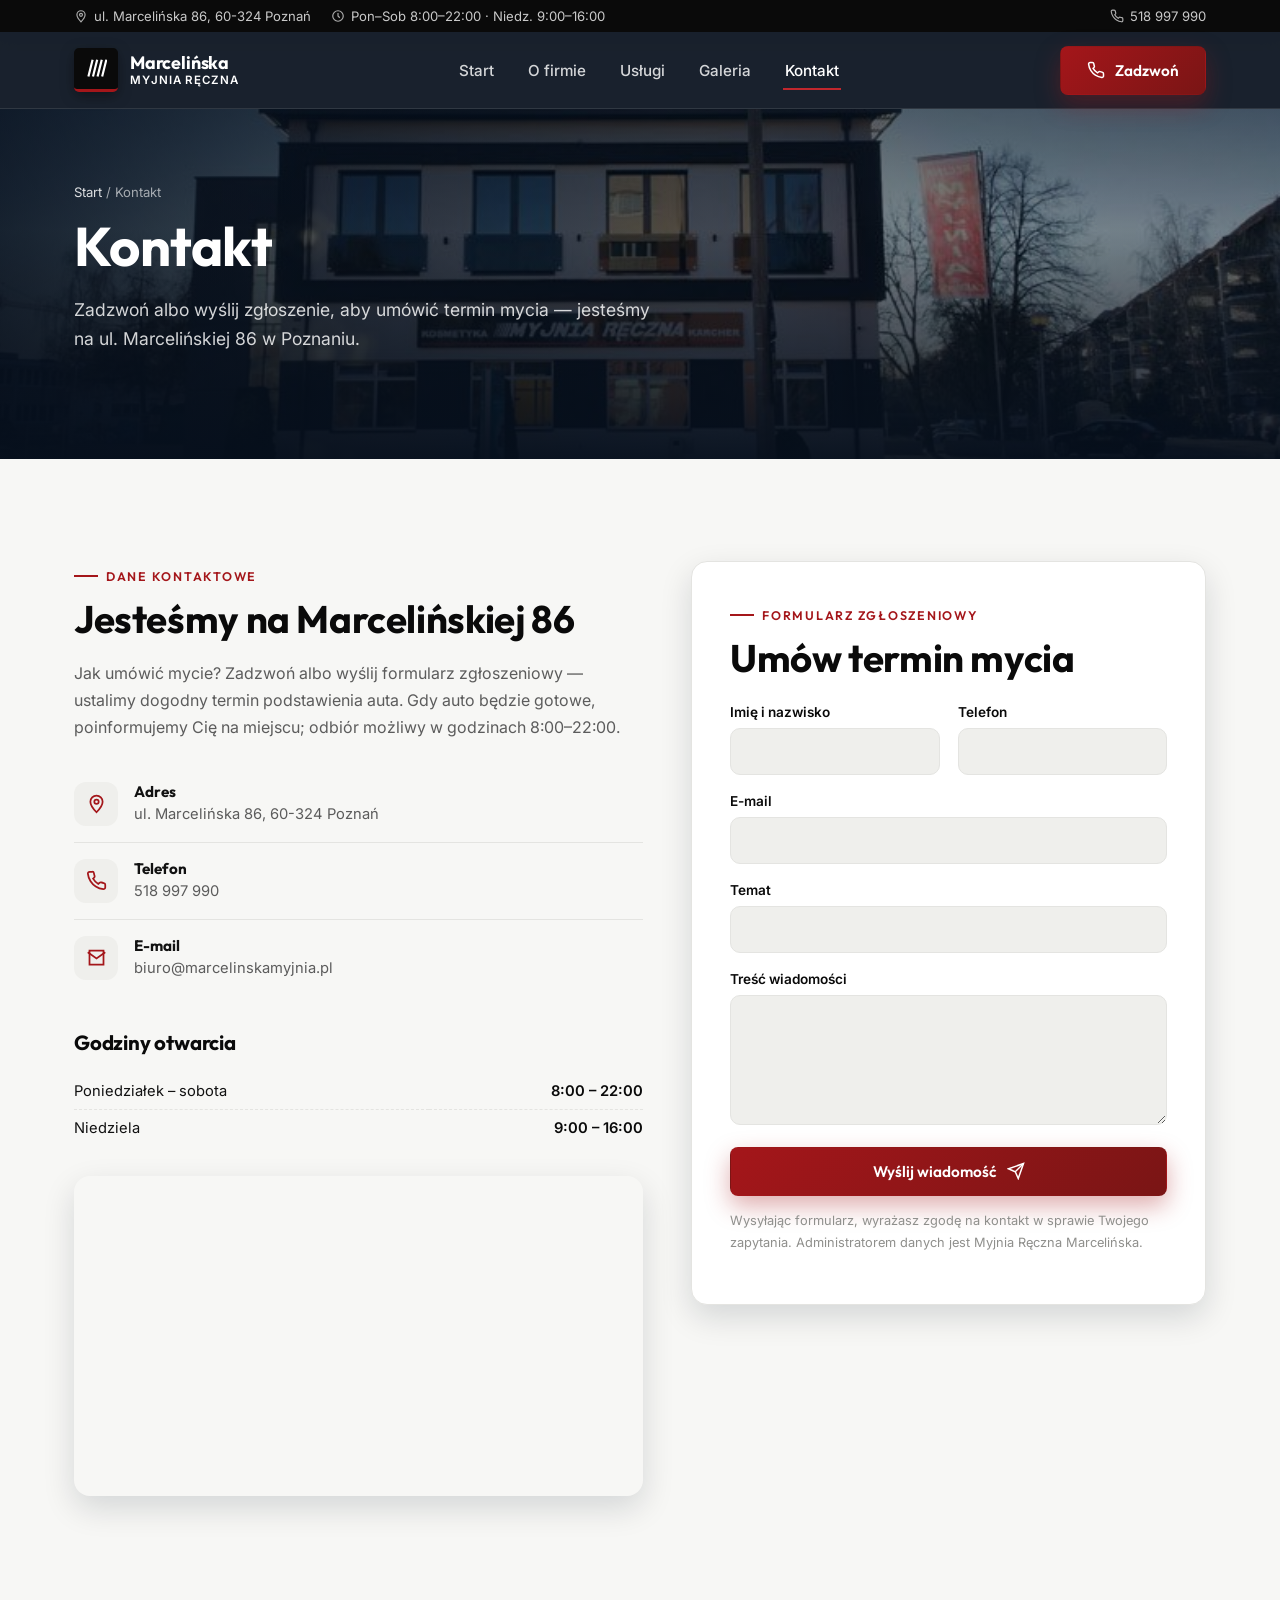
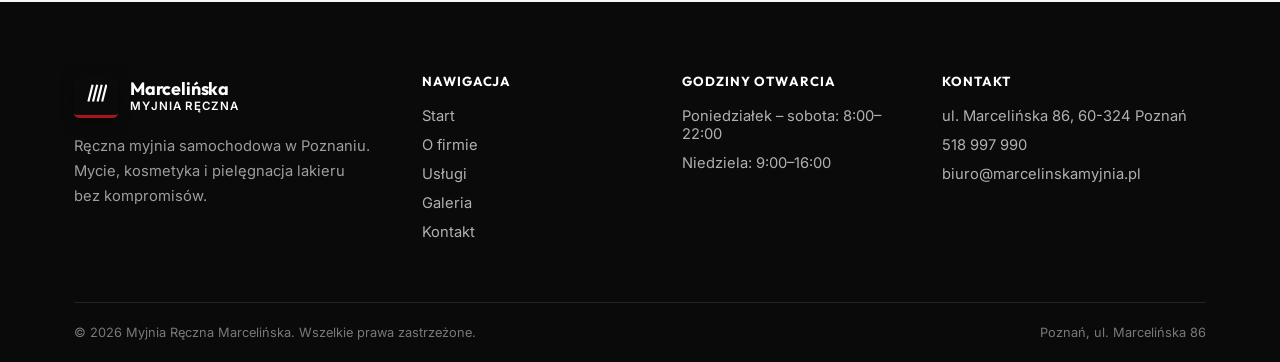
<file: kontakt.html>
<!DOCTYPE html>
<html lang="pl">
<head>
<meta charset="UTF-8">
<meta name="viewport" content="width=device-width, initial-scale=1.0">
<title>Kontakt — Myjnia Ręczna Marcelińska Poznań</title>
<meta name="description" content="Skontaktuj się z myjnią ręczną Marcelińska w Poznaniu. Adres: ul. Marcelińska 86. Telefon: 518 997 990. Otwarte 7 dni w tygodniu.">
<link rel="canonical" href="https://marcelinskamyjnia.pl/kontakt.html">
<meta property="og:type" content="website">
<meta property="og:title" content="Kontakt — Myjnia Ręczna Marcelińska">
<meta property="og:description" content="Adres, telefon i formularz kontaktowy myjni ręcznej w Poznaniu.">
<meta property="og:image" content="https://marcelinskamyjnia.pl/assets/img/hero-kontakt.jpg">
<meta property="og:locale" content="pl_PL">
<meta property="og:url" content="https://marcelinskamyjnia.pl/kontakt.html">
<link rel="icon" href="assets/img/favicon.svg" type="image/svg+xml">
<link rel="preconnect" href="https://fonts.googleapis.com">
<link rel="preconnect" href="https://fonts.gstatic.com" crossorigin>
<link href="https://fonts.googleapis.com/css2?family=Inter:wght@400;500;600;700&family=Outfit:wght@500;600;700;800&display=swap" rel="stylesheet">
<link rel="stylesheet" href="assets/css/style.css">
</head>
<body>

<div class="top-strip">
  <div class="container">
    <div class="top-strip__links">
      <span class="top-strip__item">
        <svg viewBox="0 0 24 24" fill="none" stroke="currentColor" stroke-width="2"><path d="M12 22s7-7.1 7-12A7 7 0 0 0 5 10c0 4.9 7 12 7 12z"/><circle cx="12" cy="10" r="2.5"/></svg>
        ul. Marcelińska 86, 60-324 Poznań
      </span>
      <span class="top-strip__item">
        <svg viewBox="0 0 24 24" fill="none" stroke="currentColor" stroke-width="2"><circle cx="12" cy="12" r="9"/><path d="M12 7v5l3 3"/></svg>
        Pon–Sob 8:00–22:00 · Niedz. 9:00–16:00
      </span>
    </div>
    <a href="tel:+48518997990" class="top-strip__item">
      <svg viewBox="0 0 24 24" fill="none" stroke="currentColor" stroke-width="2"><path d="M22 16.92v3a2 2 0 0 1-2.18 2 19.79 19.79 0 0 1-8.63-3.07 19.5 19.5 0 0 1-6-6 19.79 19.79 0 0 1-3.07-8.67A2 2 0 0 1 4.11 2h3a2 2 0 0 1 2 1.72c.13.96.36 1.9.68 2.81a2 2 0 0 1-.45 2.11L8.09 9.91a16 16 0 0 0 6 6l1.27-1.27a2 2 0 0 1 2.11-.45c.91.32 1.85.55 2.81.68A2 2 0 0 1 22 16.92z"/></svg>
      518 997 990
    </a>
  </div>
</div>

<header class="site-header">
  <div class="container">
    <a href="index.html" class="brand">
      <span class="brand__mark">
        <svg viewBox="0 0 24 24" fill="none" stroke="currentColor" stroke-width="2.4" stroke-linecap="square"><line x1="4" y1="19" x2="8" y2="3"/><line x1="9" y1="19" x2="13" y2="3"/><line x1="14" y1="19" x2="18" y2="3"/><line x1="19" y1="19" x2="23" y2="3"/></svg>
      </span>
      <span class="brand__text">
        <span class="brand__name">Marcelińska</span>
        <span class="brand__tagline">Myjnia ręczna</span>
      </span>
    </a>
    <nav class="main-nav">
      <ul>
        <li><a href="index.html">Start</a></li>
        <li><a href="o-firmie.html">O firmie</a></li>
        <li><a href="usugi.html">Usługi</a></li>
            <li><a href="galeria.html">Galeria</a></li>
        <li><a href="kontakt.html" aria-current="page">Kontakt</a></li>
      </ul>
    </nav>
    <div class="header-cta">
      <a href="tel:+48518997990" class="btn btn-primary">
        <svg viewBox="0 0 24 24" fill="none" stroke="currentColor" stroke-width="2"><path d="M22 16.92v3a2 2 0 0 1-2.18 2 19.79 19.79 0 0 1-8.63-3.07 19.5 19.5 0 0 1-6-6 19.79 19.79 0 0 1-3.07-8.67A2 2 0 0 1 4.11 2h3a2 2 0 0 1 2 1.72c.13.96.36 1.9.68 2.81a2 2 0 0 1-.45 2.11L8.09 9.91a16 16 0 0 0 6 6l1.27-1.27a2 2 0 0 1 2.11-.45c.91.32 1.85.55 2.81.68A2 2 0 0 1 22 16.92z"/></svg>
        Zadzwoń
      </a>
      <button class="nav-toggle" aria-label="Otwórz menu">
        <svg viewBox="0 0 24 24" fill="none" stroke="currentColor" stroke-width="2"><line x1="3" y1="6" x2="21" y2="6"/><line x1="3" y1="12" x2="21" y2="12"/><line x1="3" y1="18" x2="21" y2="18"/></svg>
      </button>
    </div>
  </div>
</header>

<div class="mobile-nav">
  <div class="mobile-nav__top">
    <span class="brand__name" style="color:#fff;">Menu</span>
    <button class="mobile-nav__close" aria-label="Zamknij menu">
      <svg viewBox="0 0 24 24" fill="none" stroke="currentColor" stroke-width="2"><line x1="18" y1="6" x2="6" y2="18"/><line x1="6" y1="6" x2="18" y2="18"/></svg>
    </button>
  </div>
  <ul>
    <li><a href="index.html">Start</a></li>
    <li><a href="o-firmie.html">O firmie</a></li>
    <li><a href="usugi.html">Usługi</a></li>
    <li><a href="galeria.html">Galeria</a></li>
    <li><a href="kontakt.html">Kontakt</a></li>
  </ul>
  <div class="mobile-nav__footer">
    <a href="tel:+48518997990">
      <svg viewBox="0 0 24 24" fill="none" stroke="currentColor" stroke-width="2"><path d="M22 16.92v3a2 2 0 0 1-2.18 2 19.79 19.79 0 0 1-8.63-3.07 19.5 19.5 0 0 1-6-6 19.79 19.79 0 0 1-3.07-8.67A2 2 0 0 1 4.11 2h3a2 2 0 0 1 2 1.72c.13.96.36 1.9.68 2.81a2 2 0 0 1-.45 2.11L8.09 9.91a16 16 0 0 0 6 6l1.27-1.27a2 2 0 0 1 2.11-.45c.91.32 1.85.55 2.81.68A2 2 0 0 1 22 16.92z"/></svg>
      518 997 990
    </a>
    <a href="mailto:biuro@marcelinskamyjnia.pl">
      <svg viewBox="0 0 24 24" fill="none" stroke="currentColor" stroke-width="2"><path d="M4 4h16v16H4z"/><path d="m22 6-10 7L2 6"/></svg>
      biuro@marcelinskamyjnia.pl
    </a>
    <a href="#">
      <svg viewBox="0 0 24 24" fill="none" stroke="currentColor" stroke-width="2"><path d="M12 22s7-7.1 7-12A7 7 0 0 0 5 10c0 4.9 7 12 7 12z"/><circle cx="12" cy="10" r="2.5"/></svg>
      ul. Marcelińska 86, Poznań
    </a>
  </div>
</div>

<main>

  <section class="hero hero--page">
    <div class="hero__bg" style="background-image:url('assets/img/hero-kontakt.jpg');"></div>
    <div class="container hero__content">
      <div class="breadcrumb"><a href="index.html">Start</a> / Kontakt</div>
      <h1>Kontakt</h1>
      <p class="lead">Zadzwoń albo wyślij zgłoszenie, aby umówić termin mycia — jesteśmy na ul. Marcelińskiej 86 w Poznaniu.</p>
    </div>
  </section>

  <section>
    <div class="container">
      <div class="contact-wrap">

        <div class="reveal">
          <span class="eyebrow">Dane kontaktowe</span>
          <h2>Jesteśmy na Marcelińskiej 86</h2>
          <p>Jak umówić mycie? Zadzwoń albo wyślij formularz zgłoszeniowy — ustalimy dogodny termin podstawienia auta. Gdy auto będzie gotowe, poinformujemy Cię na miejscu; odbiór możliwy w godzinach 8:00–22:00.</p>

          <ul class="info-list">
            <li>
              <span class="info-list__icon">
                <svg viewBox="0 0 24 24" fill="none" stroke="currentColor" stroke-width="2"><path d="M12 22s7-7.1 7-12A7 7 0 0 0 5 10c0 4.9 7 12 7 12z"/><circle cx="12" cy="10" r="2.5"/></svg>
              </span>
              <div>
                <strong>Adres</strong>
                <span>ul. Marcelińska 86, 60-324 Poznań</span>
              </div>
            </li>
            <li>
              <span class="info-list__icon">
                <svg viewBox="0 0 24 24" fill="none" stroke="currentColor" stroke-width="2"><path d="M22 16.92v3a2 2 0 0 1-2.18 2 19.79 19.79 0 0 1-8.63-3.07 19.5 19.5 0 0 1-6-6 19.79 19.79 0 0 1-3.07-8.67A2 2 0 0 1 4.11 2h3a2 2 0 0 1 2 1.72c.13.96.36 1.9.68 2.81a2 2 0 0 1-.45 2.11L8.09 9.91a16 16 0 0 0 6 6l1.27-1.27a2 2 0 0 1 2.11-.45c.91.32 1.85.55 2.81.68A2 2 0 0 1 22 16.92z"/></svg>
              </span>
              <div>
                <strong>Telefon</strong>
                <a href="tel:+48518997990">518 997 990</a>
              </div>
            </li>
            <li>
              <span class="info-list__icon">
                <svg viewBox="0 0 24 24" fill="none" stroke="currentColor" stroke-width="2"><path d="M4 4h16v16H4z"/><path d="m22 6-10 7L2 6"/></svg>
              </span>
              <div>
                <strong>E-mail</strong>
                <a href="mailto:biuro@marcelinskamyjnia.pl">biuro@marcelinskamyjnia.pl</a>
              </div>
            </li>
          </ul>

          <h3 style="margin-top:36px;">Godziny otwarcia</h3>
          <table class="hours-table">
            <tr><td>Poniedziałek – sobota</td><td>8:00 – 22:00</td></tr>
            <tr><td>Niedziela</td><td>9:00 – 16:00</td></tr>
          </table>

          <iframe class="map-frame" loading="lazy" src="https://www.google.com/maps?q=Marceli%C5%84ska%2086%2C%2060-324%20Pozna%C5%84&output=embed" title="Mapa dojazdu — Myjnia Ręczna Marcelińska"></iframe>
        </div>

        <div class="reveal">
          <div class="form-card">
            <span class="eyebrow">Formularz zgłoszeniowy</span>
            <h2 style="margin-bottom:24px;">Umów termin mycia</h2>

            <div id="form-status"></div>

            <form id="contact-form" action="send-form.php" method="post">
              <div class="form-grid">
                <div class="form-row">
                  <label for="name">Imię i nazwisko</label>
                  <input type="text" id="name" name="name" required autocomplete="name">
                </div>
                <div class="form-row">
                  <label for="phone">Telefon</label>
                  <input type="tel" id="phone" name="phone" autocomplete="tel">
                </div>
              </div>
              <div class="form-row">
                <label for="email">E-mail</label>
                <input type="email" id="email" name="email" required autocomplete="email">
              </div>
              <div class="form-row">
                <label for="subject">Temat</label>
                <input type="text" id="subject" name="subject">
              </div>
              <div class="form-row">
                <label for="message">Treść wiadomości</label>
                <textarea id="message" name="message" required></textarea>
              </div>
              <input class="form-honeypot" type="text" name="website" tabindex="-1" autocomplete="off">
              <button type="submit" class="btn btn-primary btn-block">
                Wyślij wiadomość
                <svg viewBox="0 0 24 24" fill="none" stroke="currentColor" stroke-width="2"><path d="M22 2 11 13"/><path d="M22 2 15 22l-4-9-9-4 20-7z"/></svg>
              </button>
              <p class="form-note">Wysyłając formularz, wyrażasz zgodę na kontakt w sprawie Twojego zapytania. Administratorem danych jest Myjnia Ręczna Marcelińska.</p>
            </form>
          </div>
        </div>

      </div>
    </div>
  </section>

</main>

<footer class="site-footer">
  <div class="container">
    <div class="footer-grid">
      <div class="footer-brand">
        <a href="index.html" class="brand">
          <span class="brand__mark">
            <svg viewBox="0 0 24 24" fill="none" stroke="currentColor" stroke-width="2.4" stroke-linecap="square"><line x1="4" y1="19" x2="8" y2="3"/><line x1="9" y1="19" x2="13" y2="3"/><line x1="14" y1="19" x2="18" y2="3"/><line x1="19" y1="19" x2="23" y2="3"/></svg>
          </span>
          <span class="brand__text">
            <span class="brand__name" style="color:#fff;">Marcelińska</span>
            <span class="brand__tagline">Myjnia ręczna</span>
          </span>
        </a>
        <p>Ręczna myjnia samochodowa w Poznaniu. Mycie, kosmetyka i pielęgnacja lakieru bez kompromisów.</p>
      </div>
      <div class="footer-col">
        <h4>Nawigacja</h4>
        <ul>
          <li><a href="index.html">Start</a></li>
          <li><a href="o-firmie.html">O firmie</a></li>
          <li><a href="usugi.html">Usługi</a></li>
                <li><a href="galeria.html">Galeria</a></li>
          <li><a href="kontakt.html">Kontakt</a></li>
        </ul>
      </div>
      <div class="footer-col">
        <h4>Godziny otwarcia</h4>
        <ul>
          <li>Poniedziałek – sobota: 8:00–22:00</li>
          <li>Niedziela: 9:00–16:00</li>
        </ul>
      </div>
      <div class="footer-col">
        <h4>Kontakt</h4>
        <address>
          <ul>
            <li>ul. Marcelińska 86, 60-324 Poznań</li>
            <li><a href="tel:+48518997990">518 997 990</a></li>
            <li><a href="mailto:biuro@marcelinskamyjnia.pl">biuro@marcelinskamyjnia.pl</a></li>
          </ul>
        </address>
      </div>
    </div>
    <div class="footer-bottom">
      <span>© <span id="current-year">2026</span> Myjnia Ręczna Marcelińska. Wszelkie prawa zastrzeżone.</span>
      <span>Poznań, ul. Marcelińska 86</span>
    </div>
  </div>
</footer>

<div class="mobile-call-bar">
  <a href="tel:+48518997990">
    <svg viewBox="0 0 24 24" fill="none" stroke="currentColor" stroke-width="2"><path d="M22 16.92v3a2 2 0 0 1-2.18 2 19.79 19.79 0 0 1-8.63-3.07 19.5 19.5 0 0 1-6-6 19.79 19.79 0 0 1-3.07-8.67A2 2 0 0 1 4.11 2h3a2 2 0 0 1 2 1.72c.13.96.36 1.9.68 2.81a2 2 0 0 1-.45 2.11L8.09 9.91a16 16 0 0 0 6 6l1.27-1.27a2 2 0 0 1 2.11-.45c.91.32 1.85.55 2.81.68A2 2 0 0 1 22 16.92z"/></svg>
    Zadzwoń: 518 997 990
  </a>
</div>

<script src="assets/js/main.js"></script>
<script>
  (function () {
    var params = new URLSearchParams(window.location.search);
    var statusEl = document.getElementById("form-status");
    if (!statusEl) return;
    if (params.get("sent") === "1") {
      statusEl.innerHTML = '<div class="form-alert form-alert--success"><svg viewBox="0 0 24 24" fill="none" stroke="currentColor" stroke-width="2"><path d="M20 6 9 17l-5-5"/></svg><div>Dziękujemy! Wiadomość została wysłana — odezwiemy się najszybciej, jak to możliwe.</div></div>';
    } else if (params.get("error") === "1") {
      statusEl.innerHTML = '<div class="form-alert form-alert--error"><svg viewBox="0 0 24 24" fill="none" stroke="currentColor" stroke-width="2"><circle cx="12" cy="12" r="9"/><path d="M12 8v5M12 16h.01"/></svg><div>Coś poszło nie tak. Spróbuj ponownie lub zadzwoń pod numer 518 997 990.</div></div>';
    }
  })();
</script>
</body>
</html>
</file>
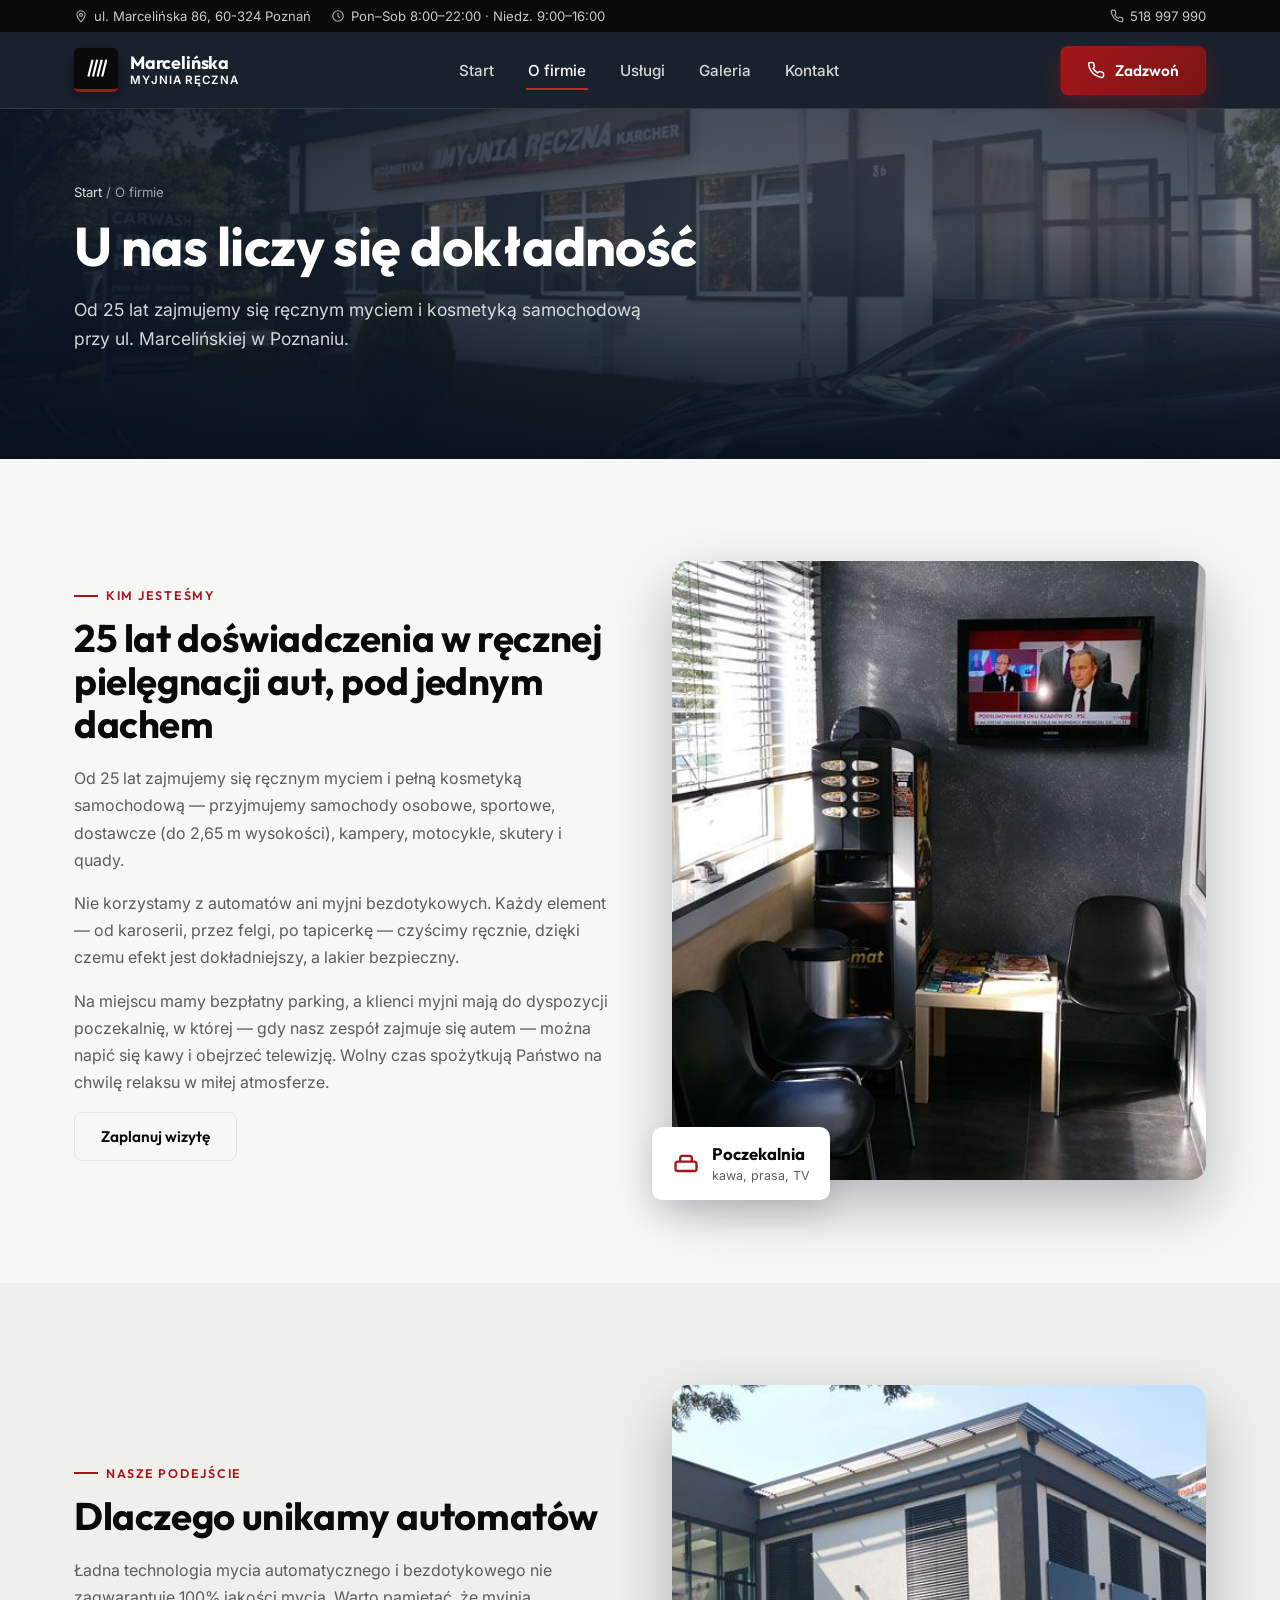
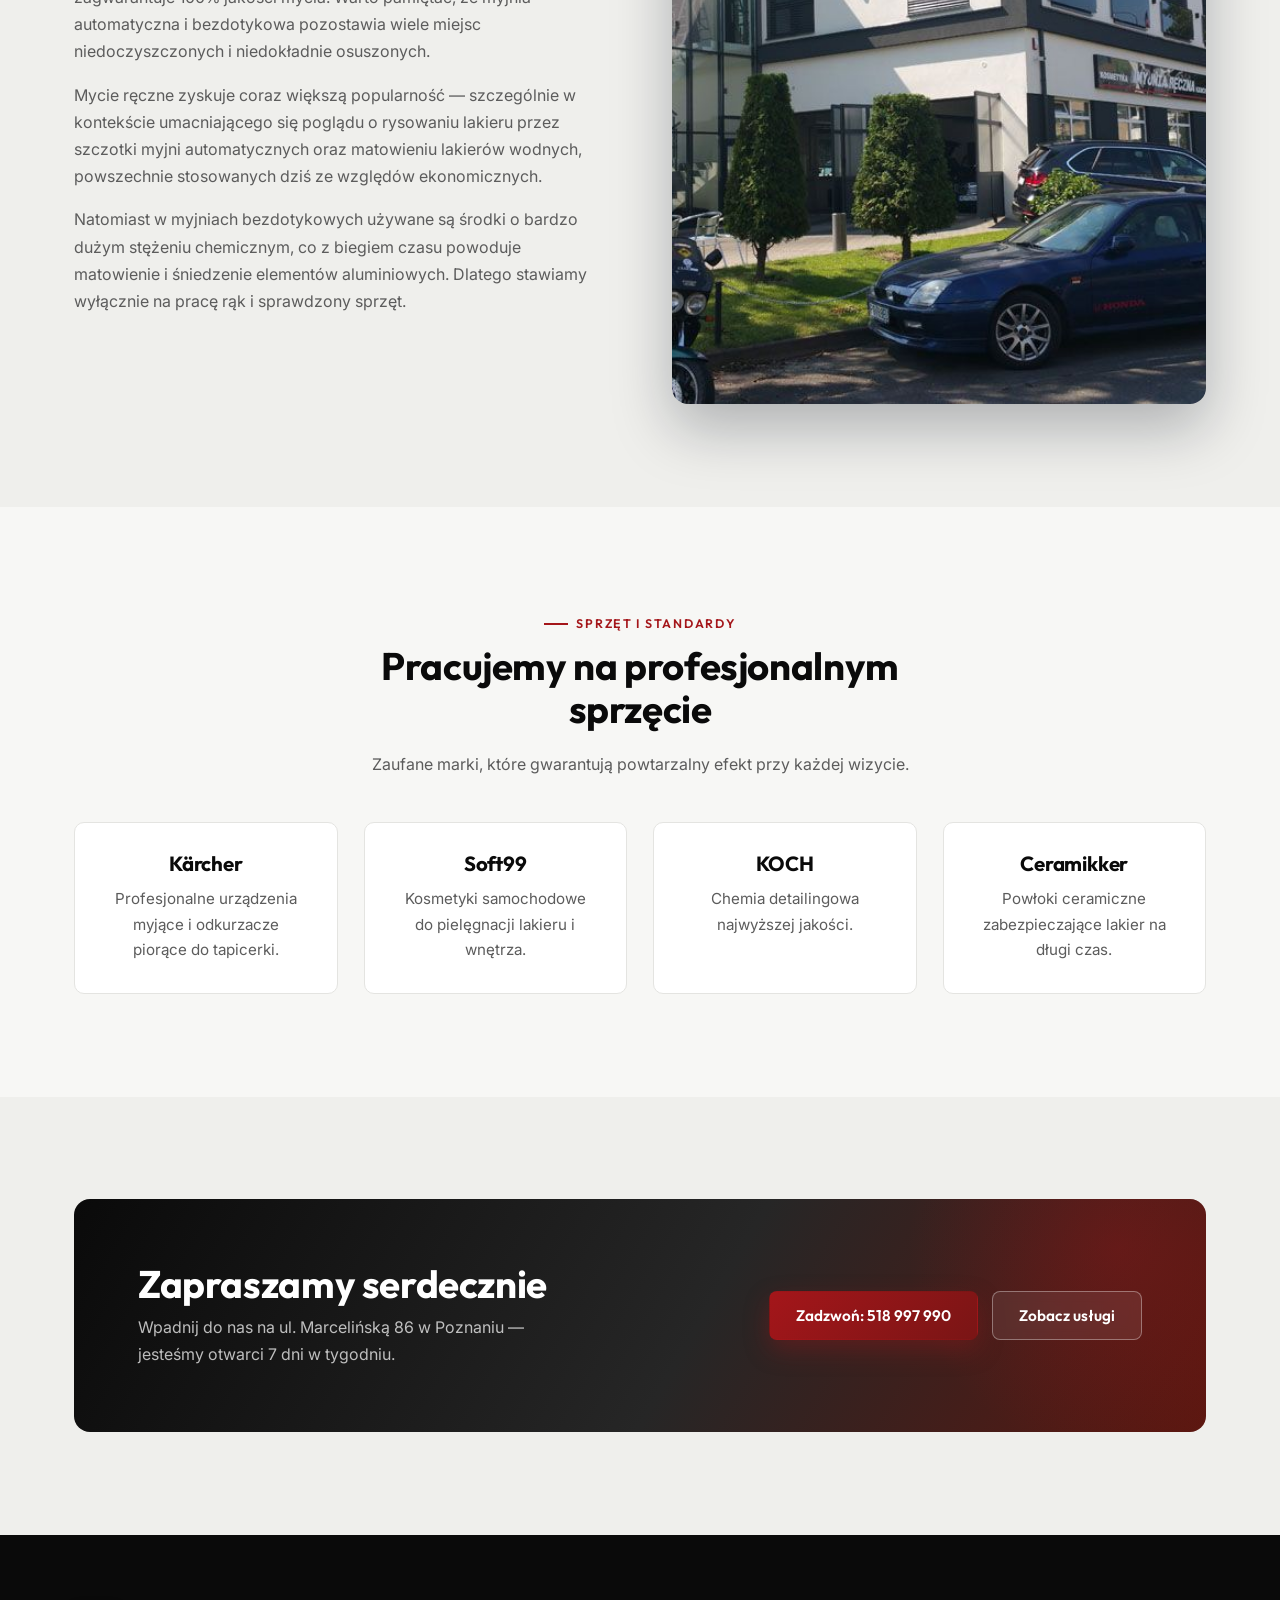
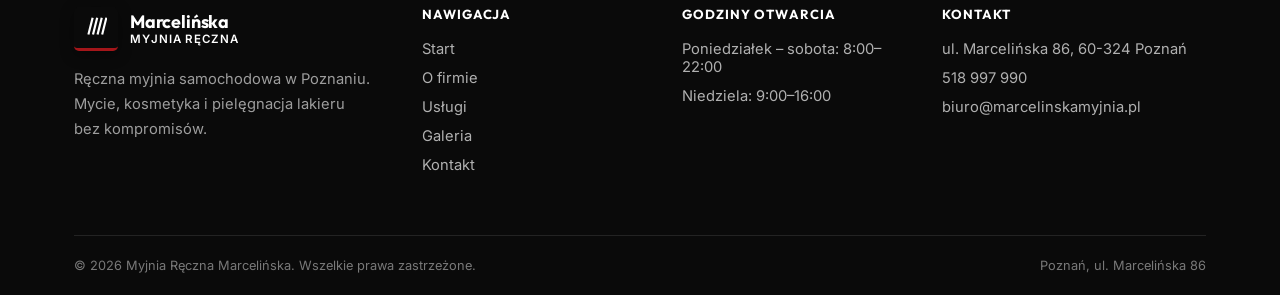
<file: o-firmie.html>
<!DOCTYPE html>
<html lang="pl">
<head>
<meta charset="UTF-8">
<meta name="viewport" content="width=device-width, initial-scale=1.0">
<title>O firmie — Myjnia Ręczna Marcelińska Poznań</title>
<meta name="description" content="Poznaj Myjnię Ręczną Marcelińska w Poznaniu — 25 lat doświadczenia w ręcznym myciu i kosmetyce samochodów osobowych, sportowych, dostawczych, kamperów, motocykli, skuterów i quadów. Parking, poczekalnia z kawą i TV.">
<link rel="canonical" href="https://marcelinskamyjnia.pl/o-firmie.html">
<meta property="og:type" content="website">
<meta property="og:title" content="O firmie — Myjnia Ręczna Marcelińska">
<meta property="og:description" content="Ręczne mycie i kosmetyka samochodów w Poznaniu — dokładność, jakiej nie da żaden automat.">
<meta property="og:image" content="https://marcelinskamyjnia.pl/assets/img/hero-o-firmie.jpg">
<meta property="og:locale" content="pl_PL">
<meta property="og:url" content="https://marcelinskamyjnia.pl/o-firmie.html">
<link rel="icon" href="assets/img/favicon.svg" type="image/svg+xml">
<link rel="preconnect" href="https://fonts.googleapis.com">
<link rel="preconnect" href="https://fonts.gstatic.com" crossorigin>
<link href="https://fonts.googleapis.com/css2?family=Inter:wght@400;500;600;700&family=Outfit:wght@500;600;700;800&display=swap" rel="stylesheet">
<link rel="stylesheet" href="assets/css/style.css">
</head>
<body>

<div class="top-strip">
  <div class="container">
    <div class="top-strip__links">
      <span class="top-strip__item">
        <svg viewBox="0 0 24 24" fill="none" stroke="currentColor" stroke-width="2"><path d="M12 22s7-7.1 7-12A7 7 0 0 0 5 10c0 4.9 7 12 7 12z"/><circle cx="12" cy="10" r="2.5"/></svg>
        ul. Marcelińska 86, 60-324 Poznań
      </span>
      <span class="top-strip__item">
        <svg viewBox="0 0 24 24" fill="none" stroke="currentColor" stroke-width="2"><circle cx="12" cy="12" r="9"/><path d="M12 7v5l3 3"/></svg>
        Pon–Sob 8:00–22:00 · Niedz. 9:00–16:00
      </span>
    </div>
    <a href="tel:+48518997990" class="top-strip__item">
      <svg viewBox="0 0 24 24" fill="none" stroke="currentColor" stroke-width="2"><path d="M22 16.92v3a2 2 0 0 1-2.18 2 19.79 19.79 0 0 1-8.63-3.07 19.5 19.5 0 0 1-6-6 19.79 19.79 0 0 1-3.07-8.67A2 2 0 0 1 4.11 2h3a2 2 0 0 1 2 1.72c.13.96.36 1.9.68 2.81a2 2 0 0 1-.45 2.11L8.09 9.91a16 16 0 0 0 6 6l1.27-1.27a2 2 0 0 1 2.11-.45c.91.32 1.85.55 2.81.68A2 2 0 0 1 22 16.92z"/></svg>
      518 997 990
    </a>
  </div>
</div>

<header class="site-header">
  <div class="container">
    <a href="index.html" class="brand">
      <span class="brand__mark">
        <svg viewBox="0 0 24 24" fill="none" stroke="currentColor" stroke-width="2.4" stroke-linecap="square"><line x1="4" y1="19" x2="8" y2="3"/><line x1="9" y1="19" x2="13" y2="3"/><line x1="14" y1="19" x2="18" y2="3"/><line x1="19" y1="19" x2="23" y2="3"/></svg>
      </span>
      <span class="brand__text">
        <span class="brand__name">Marcelińska</span>
        <span class="brand__tagline">Myjnia ręczna</span>
      </span>
    </a>
    <nav class="main-nav">
      <ul>
        <li><a href="index.html">Start</a></li>
        <li><a href="o-firmie.html" aria-current="page">O firmie</a></li>
        <li><a href="usugi.html">Usługi</a></li>
            <li><a href="galeria.html">Galeria</a></li>
        <li><a href="kontakt.html">Kontakt</a></li>
      </ul>
    </nav>
    <div class="header-cta">
      <a href="tel:+48518997990" class="btn btn-primary">
        <svg viewBox="0 0 24 24" fill="none" stroke="currentColor" stroke-width="2"><path d="M22 16.92v3a2 2 0 0 1-2.18 2 19.79 19.79 0 0 1-8.63-3.07 19.5 19.5 0 0 1-6-6 19.79 19.79 0 0 1-3.07-8.67A2 2 0 0 1 4.11 2h3a2 2 0 0 1 2 1.72c.13.96.36 1.9.68 2.81a2 2 0 0 1-.45 2.11L8.09 9.91a16 16 0 0 0 6 6l1.27-1.27a2 2 0 0 1 2.11-.45c.91.32 1.85.55 2.81.68A2 2 0 0 1 22 16.92z"/></svg>
        Zadzwoń
      </a>
      <button class="nav-toggle" aria-label="Otwórz menu">
        <svg viewBox="0 0 24 24" fill="none" stroke="currentColor" stroke-width="2"><line x1="3" y1="6" x2="21" y2="6"/><line x1="3" y1="12" x2="21" y2="12"/><line x1="3" y1="18" x2="21" y2="18"/></svg>
      </button>
    </div>
  </div>
</header>

<div class="mobile-nav">
  <div class="mobile-nav__top">
    <span class="brand__name" style="color:#fff;">Menu</span>
    <button class="mobile-nav__close" aria-label="Zamknij menu">
      <svg viewBox="0 0 24 24" fill="none" stroke="currentColor" stroke-width="2"><line x1="18" y1="6" x2="6" y2="18"/><line x1="6" y1="6" x2="18" y2="18"/></svg>
    </button>
  </div>
  <ul>
    <li><a href="index.html">Start</a></li>
    <li><a href="o-firmie.html">O firmie</a></li>
    <li><a href="usugi.html">Usługi</a></li>
    <li><a href="galeria.html">Galeria</a></li>
    <li><a href="kontakt.html">Kontakt</a></li>
  </ul>
  <div class="mobile-nav__footer">
    <a href="tel:+48518997990">
      <svg viewBox="0 0 24 24" fill="none" stroke="currentColor" stroke-width="2"><path d="M22 16.92v3a2 2 0 0 1-2.18 2 19.79 19.79 0 0 1-8.63-3.07 19.5 19.5 0 0 1-6-6 19.79 19.79 0 0 1-3.07-8.67A2 2 0 0 1 4.11 2h3a2 2 0 0 1 2 1.72c.13.96.36 1.9.68 2.81a2 2 0 0 1-.45 2.11L8.09 9.91a16 16 0 0 0 6 6l1.27-1.27a2 2 0 0 1 2.11-.45c.91.32 1.85.55 2.81.68A2 2 0 0 1 22 16.92z"/></svg>
      518 997 990
    </a>
    <a href="mailto:biuro@marcelinskamyjnia.pl">
      <svg viewBox="0 0 24 24" fill="none" stroke="currentColor" stroke-width="2"><path d="M4 4h16v16H4z"/><path d="m22 6-10 7L2 6"/></svg>
      biuro@marcelinskamyjnia.pl
    </a>
    <a href="#">
      <svg viewBox="0 0 24 24" fill="none" stroke="currentColor" stroke-width="2"><path d="M12 22s7-7.1 7-12A7 7 0 0 0 5 10c0 4.9 7 12 7 12z"/><circle cx="12" cy="10" r="2.5"/></svg>
      ul. Marcelińska 86, Poznań
    </a>
  </div>
</div>

<main>

  <section class="hero hero--page">
    <div class="hero__bg" style="background-image:url('assets/img/hero-o-firmie.jpg');"></div>
    <div class="container hero__content">
      <div class="breadcrumb"><a href="index.html">Start</a> / O firmie</div>
      <h1>U nas liczy się dokładność</h1>
      <p class="lead">Od 25 lat zajmujemy się ręcznym myciem i kosmetyką samochodową przy ul. Marcelińskiej w Poznaniu.</p>
    </div>
  </section>

  <section>
    <div class="container">
      <div class="split">
        <div class="reveal">
          <span class="eyebrow">Kim jesteśmy</span>
          <h2>25 lat doświadczenia w ręcznej pielęgnacji aut, pod jednym dachem</h2>
          <p>Od 25 lat zajmujemy się ręcznym myciem i pełną kosmetyką samochodową — przyjmujemy samochody osobowe, sportowe, dostawcze (do 2,65 m wysokości), kampery, motocykle, skutery i quady.</p>
          <p>Nie korzystamy z automatów ani myjni bezdotykowych. Każdy element — od karoserii, przez felgi, po tapicerkę — czyścimy ręcznie, dzięki czemu efekt jest dokładniejszy, a lakier bezpieczny.</p>
          <p>Na miejscu mamy bezpłatny parking, a klienci myjni mają do dyspozycji poczekalnię, w której — gdy nasz zespół zajmuje się autem — można napić się kawy i obejrzeć telewizję. Wolny czas spożytkują Państwo na chwilę relaksu w miłej atmosferze.</p>
          <a href="kontakt.html" class="btn btn-outline">Zaplanuj wizytę</a>
        </div>
        <div class="split__media reveal">
          <img src="assets/img/gallery/05-poczekalnia.jpg" alt="Poczekalnia dla klientów myjni Marcelińska" loading="lazy" width="1100" height="619">
          <div class="split__media__tag">
            <svg viewBox="0 0 24 24" fill="none" stroke="currentColor" stroke-width="2"><rect x="3" y="10" width="18" height="8" rx="2"/><path d="M7 10V7a2 2 0 0 1 2-2h6a2 2 0 0 1 2 2v3"/></svg>
            <div><strong>Poczekalnia</strong><span>kawa, prasa, TV</span></div>
          </div>
        </div>
      </div>
    </div>
  </section>

  <section class="section-alt">
    <div class="container">
      <div class="split reverse">
        <div class="split__media reveal">
          <img src="assets/img/gallery/02-budynek-2.jpg" alt="Budynek myjni ręcznej Marcelińska w Poznaniu" loading="lazy" width="1100" height="619">
        </div>
        <div class="reveal">
          <span class="eyebrow">Nasze podejście</span>
          <h2>Dlaczego unikamy automatów</h2>
          <p>Ładna technologia mycia automatycznego i bezdotykowego nie zagwarantuje 100% jakości mycia. Warto pamiętać, że myjnia automatyczna i bezdotykowa pozostawia wiele miejsc niedoczyszczonych i niedokładnie osuszonych.</p>
          <p>Mycie ręczne zyskuje coraz większą popularność — szczególnie w kontekście umacniającego się poglądu o rysowaniu lakieru przez szczotki myjni automatycznych oraz matowieniu lakierów wodnych, powszechnie stosowanych dziś ze względów ekonomicznych.</p>
          <p>Natomiast w myjniach bezdotykowych używane są środki o bardzo dużym stężeniu chemicznym, co z biegiem czasu powoduje matowienie i śniedzenie elementów aluminiowych. Dlatego stawiamy wyłącznie na pracę rąk i sprawdzony sprzęt.</p>
        </div>
      </div>
    </div>
  </section>

  <section>
    <div class="container">
      <div class="section-head center reveal">
        <span class="eyebrow" style="justify-content:center;">Sprzęt i standardy</span>
        <h2>Pracujemy na profesjonalnym sprzęcie</h2>
        <p>Zaufane marki, które gwarantują powtarzalny efekt przy każdej wizycie.</p>
      </div>
      <div class="grid grid-4">
        <div class="card reveal text-center">
          <h3>Kärcher</h3>
          <p>Profesjonalne urządzenia myjące i odkurzacze piorące do tapicerki.</p>
        </div>
        <div class="card reveal text-center">
          <h3>Soft99</h3>
          <p>Kosmetyki samochodowe do pielęgnacji lakieru i wnętrza.</p>
        </div>
        <div class="card reveal text-center">
          <h3>KOCH</h3>
          <p>Chemia detailingowa najwyższej jakości.</p>
        </div>
        <div class="card reveal text-center">
          <h3>Ceramikker</h3>
          <p>Powłoki ceramiczne zabezpieczające lakier na długi czas.</p>
        </div>
      </div>
    </div>
  </section>

  <section class="section-alt">
    <div class="container">
      <div class="cta-band reveal">
        <div>
          <h2>Zapraszamy serdecznie</h2>
          <p>Wpadnij do nas na ul. Marcelińską 86 w Poznaniu — jesteśmy otwarci 7 dni w tygodniu.</p>
        </div>
        <div class="cta-band__actions">
          <a href="tel:+48518997990" class="btn btn-primary">Zadzwoń: 518 997 990</a>
          <a href="usugi.html" class="btn btn-ghost">Zobacz usługi</a>
        </div>
      </div>
    </div>
  </section>

</main>

<footer class="site-footer">
  <div class="container">
    <div class="footer-grid">
      <div class="footer-brand">
        <a href="index.html" class="brand">
          <span class="brand__mark">
            <svg viewBox="0 0 24 24" fill="none" stroke="currentColor" stroke-width="2.4" stroke-linecap="square"><line x1="4" y1="19" x2="8" y2="3"/><line x1="9" y1="19" x2="13" y2="3"/><line x1="14" y1="19" x2="18" y2="3"/><line x1="19" y1="19" x2="23" y2="3"/></svg>
          </span>
          <span class="brand__text">
            <span class="brand__name" style="color:#fff;">Marcelińska</span>
            <span class="brand__tagline">Myjnia ręczna</span>
          </span>
        </a>
        <p>Ręczna myjnia samochodowa w Poznaniu. Mycie, kosmetyka i pielęgnacja lakieru bez kompromisów.</p>
      </div>
      <div class="footer-col">
        <h4>Nawigacja</h4>
        <ul>
          <li><a href="index.html">Start</a></li>
          <li><a href="o-firmie.html">O firmie</a></li>
          <li><a href="usugi.html">Usługi</a></li>
                <li><a href="galeria.html">Galeria</a></li>
          <li><a href="kontakt.html">Kontakt</a></li>
        </ul>
      </div>
      <div class="footer-col">
        <h4>Godziny otwarcia</h4>
        <ul>
          <li>Poniedziałek – sobota: 8:00–22:00</li>
          <li>Niedziela: 9:00–16:00</li>
        </ul>
      </div>
      <div class="footer-col">
        <h4>Kontakt</h4>
        <address>
          <ul>
            <li>ul. Marcelińska 86, 60-324 Poznań</li>
            <li><a href="tel:+48518997990">518 997 990</a></li>
            <li><a href="mailto:biuro@marcelinskamyjnia.pl">biuro@marcelinskamyjnia.pl</a></li>
          </ul>
        </address>
      </div>
    </div>
    <div class="footer-bottom">
      <span>© <span id="current-year">2026</span> Myjnia Ręczna Marcelińska. Wszelkie prawa zastrzeżone.</span>
      <span>Poznań, ul. Marcelińska 86</span>
    </div>
  </div>
</footer>

<div class="mobile-call-bar">
  <a href="tel:+48518997990">
    <svg viewBox="0 0 24 24" fill="none" stroke="currentColor" stroke-width="2"><path d="M22 16.92v3a2 2 0 0 1-2.18 2 19.79 19.79 0 0 1-8.63-3.07 19.5 19.5 0 0 1-6-6 19.79 19.79 0 0 1-3.07-8.67A2 2 0 0 1 4.11 2h3a2 2 0 0 1 2 1.72c.13.96.36 1.9.68 2.81a2 2 0 0 1-.45 2.11L8.09 9.91a16 16 0 0 0 6 6l1.27-1.27a2 2 0 0 1 2.11-.45c.91.32 1.85.55 2.81.68A2 2 0 0 1 22 16.92z"/></svg>
    Zadzwoń: 518 997 990
  </a>
</div>

<script src="assets/js/main.js"></script>
</body>
</html>
</file>
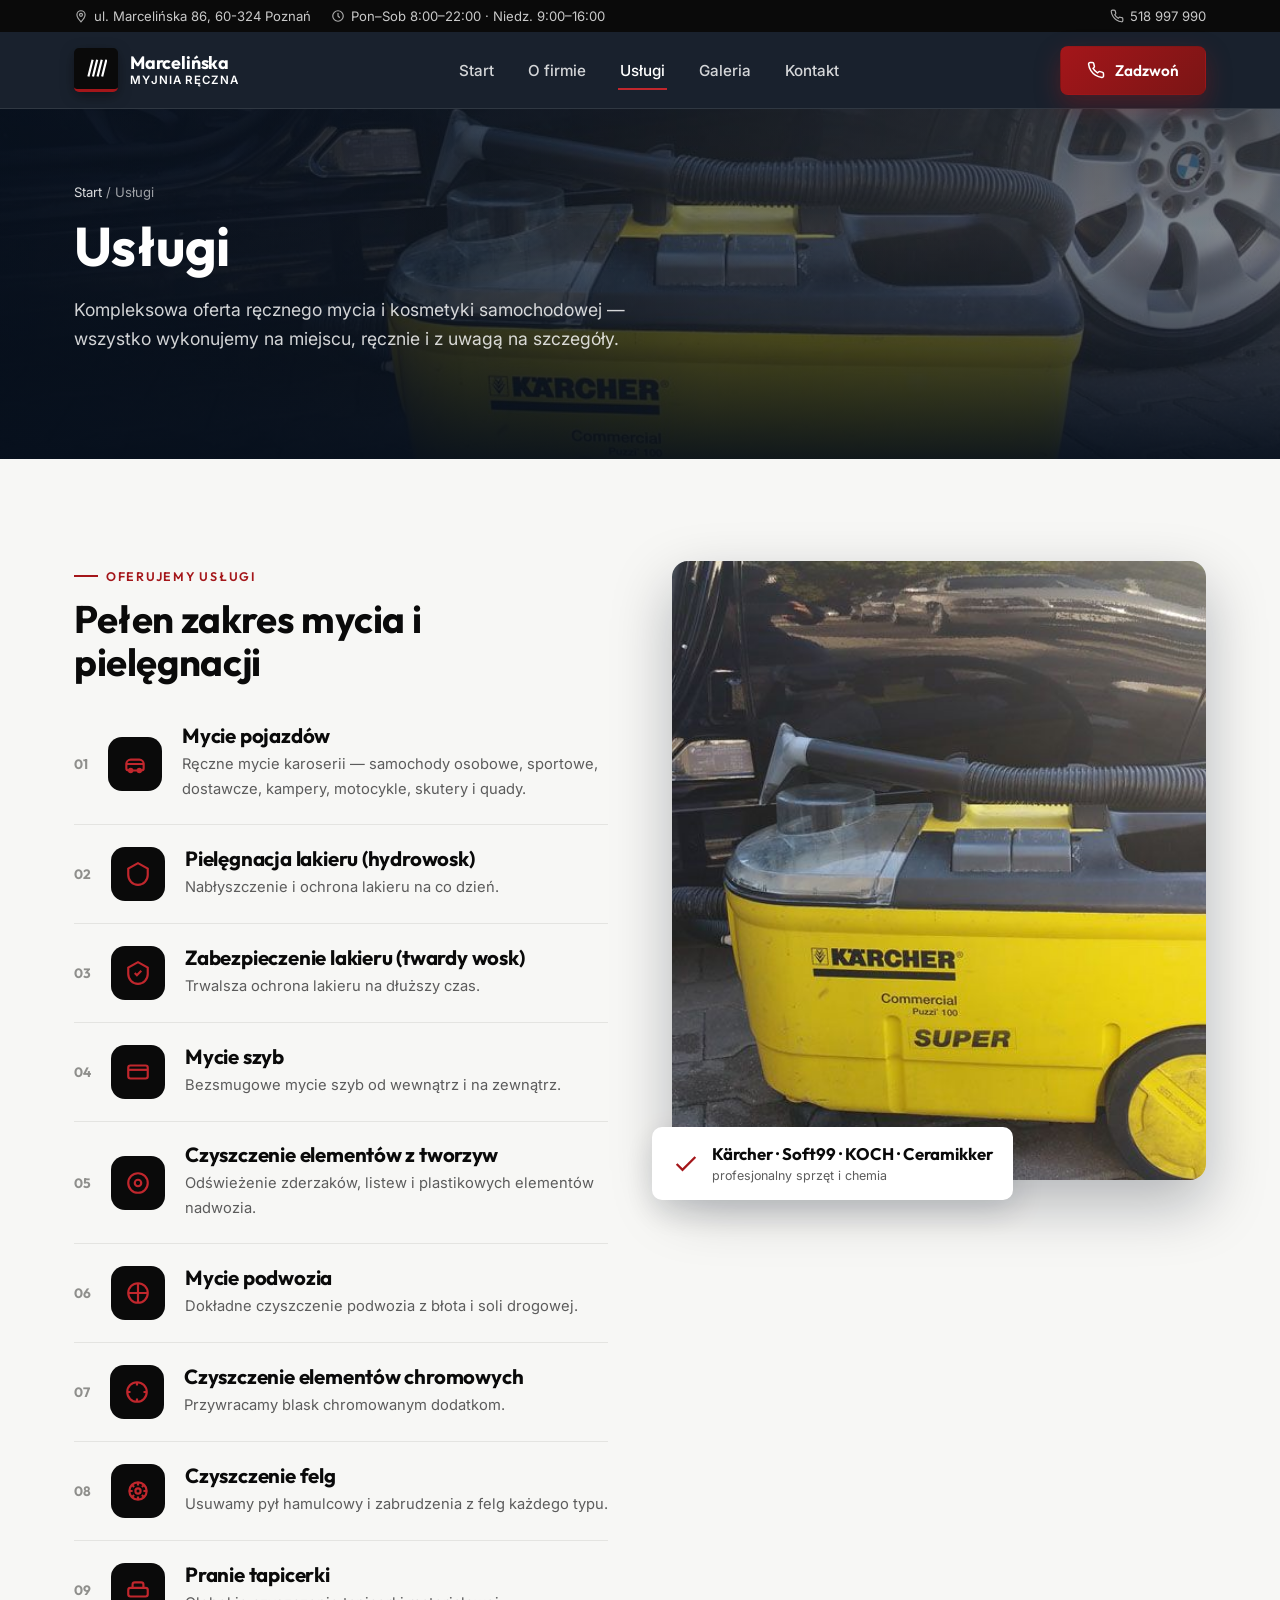
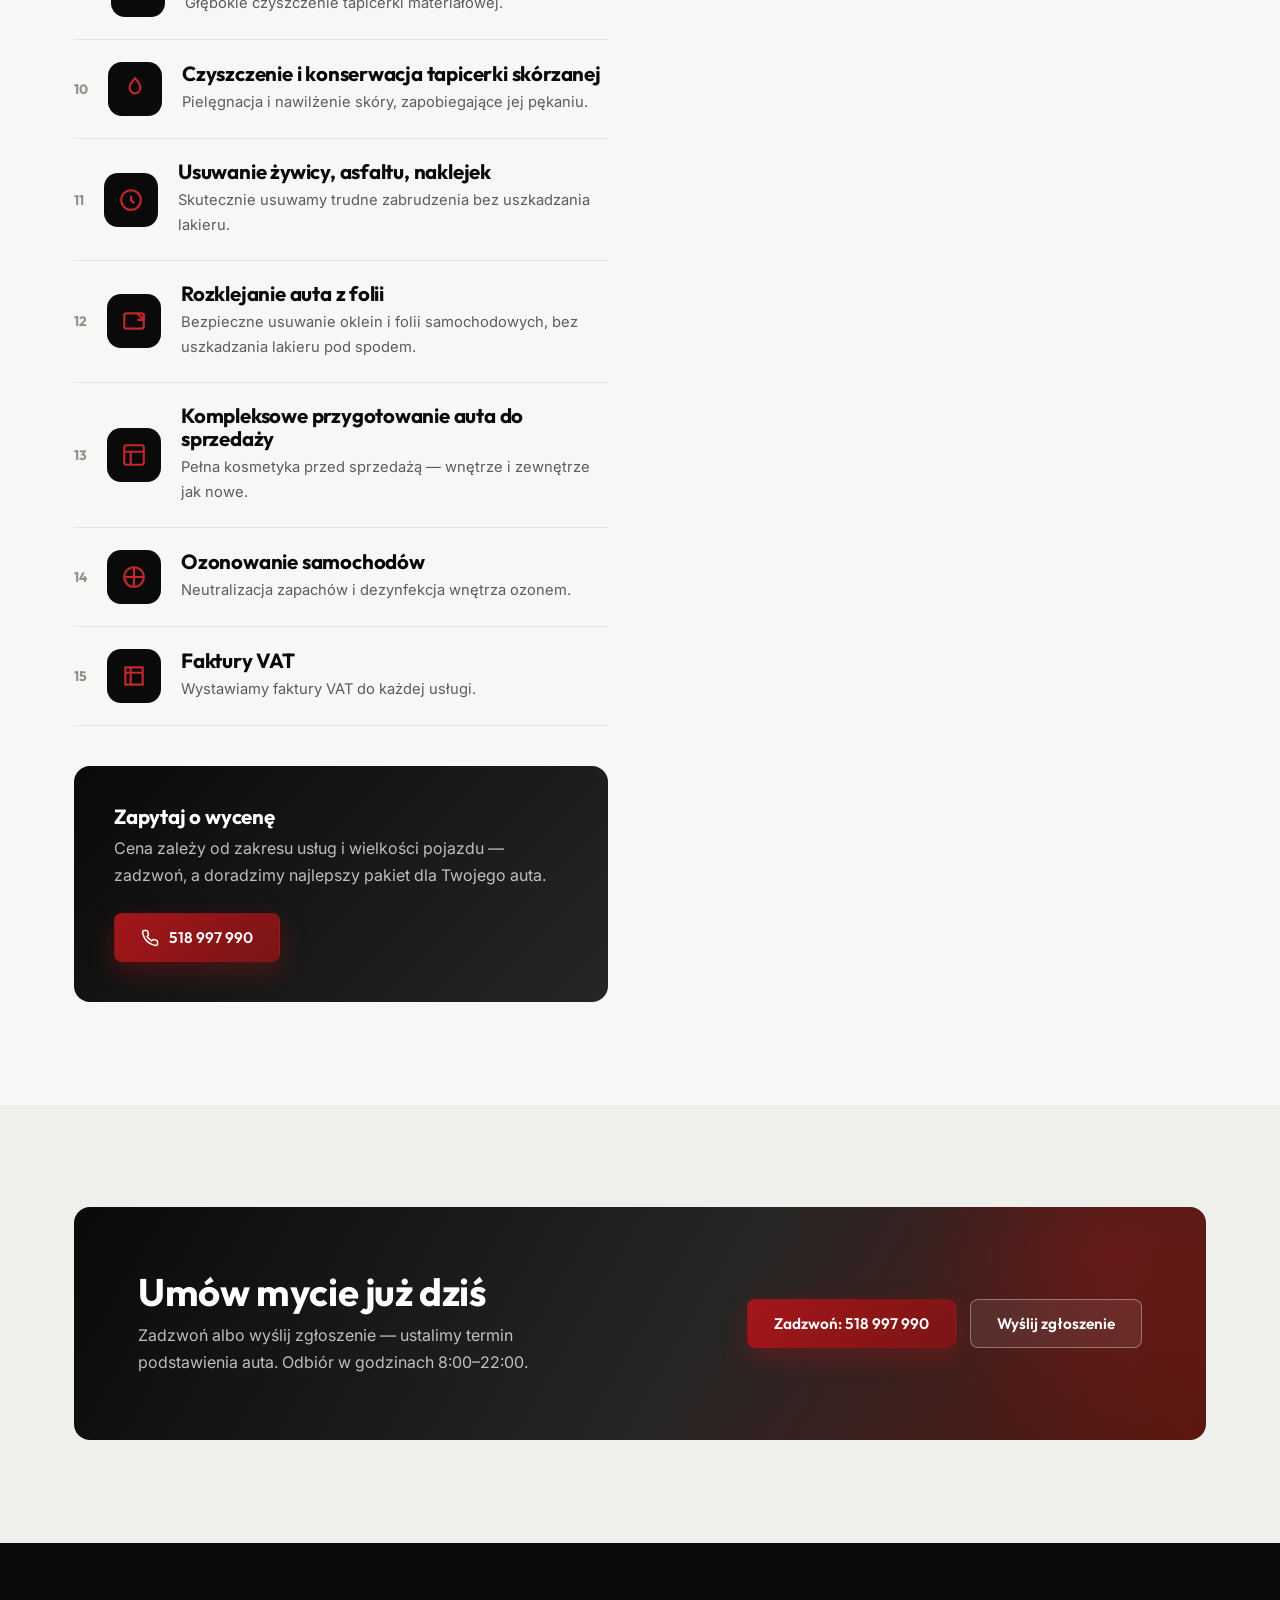
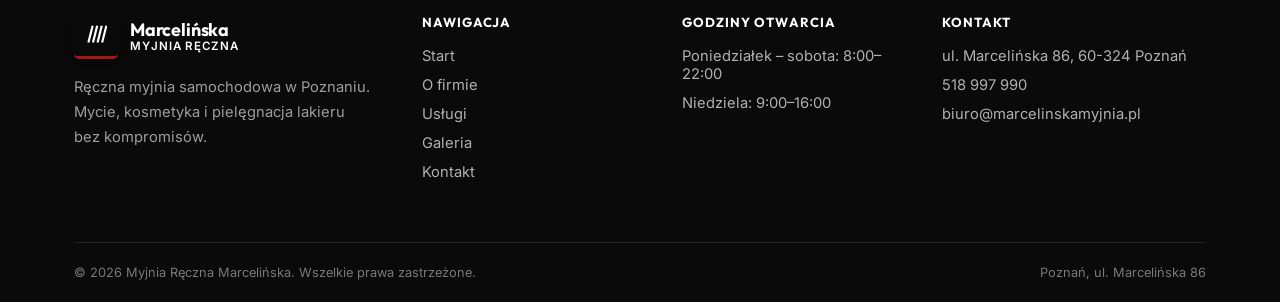
<file: usugi.html>
<!DOCTYPE html>
<html lang="pl">
<head>
<meta charset="UTF-8">
<meta name="viewport" content="width=device-width, initial-scale=1.0">
<title>Usługi — mycie ręczne, kosmetyka i pranie tapicerki | Myjnia Marcelińska</title>
<meta name="description" content="Pełna oferta myjni: mycie ręczne, hydrowosk, twardy wosk, czyszczenie felg, pranie i konserwacja tapicerki, ozonowanie, usuwanie żywicy i asfaltu, faktury VAT.">
<link rel="canonical" href="https://marcelinskamyjnia.pl/usugi.html">
<meta property="og:type" content="website">
<meta property="og:title" content="Usługi — Myjnia Ręczna Marcelińska">
<meta property="og:description" content="Mycie ręczne, kosmetyka lakieru, pranie tapicerki i ozonowanie — pełna oferta myjni w Poznaniu.">
<meta property="og:image" content="https://marcelinskamyjnia.pl/assets/img/hero-usugi.jpg">
<meta property="og:locale" content="pl_PL">
<meta property="og:url" content="https://marcelinskamyjnia.pl/usugi.html">
<link rel="icon" href="assets/img/favicon.svg" type="image/svg+xml">
<link rel="preconnect" href="https://fonts.googleapis.com">
<link rel="preconnect" href="https://fonts.gstatic.com" crossorigin>
<link href="https://fonts.googleapis.com/css2?family=Inter:wght@400;500;600;700&family=Outfit:wght@500;600;700;800&display=swap" rel="stylesheet">
<link rel="stylesheet" href="assets/css/style.css">
</head>
<body>

<div class="top-strip">
  <div class="container">
    <div class="top-strip__links">
      <span class="top-strip__item">
        <svg viewBox="0 0 24 24" fill="none" stroke="currentColor" stroke-width="2"><path d="M12 22s7-7.1 7-12A7 7 0 0 0 5 10c0 4.9 7 12 7 12z"/><circle cx="12" cy="10" r="2.5"/></svg>
        ul. Marcelińska 86, 60-324 Poznań
      </span>
      <span class="top-strip__item">
        <svg viewBox="0 0 24 24" fill="none" stroke="currentColor" stroke-width="2"><circle cx="12" cy="12" r="9"/><path d="M12 7v5l3 3"/></svg>
        Pon–Sob 8:00–22:00 · Niedz. 9:00–16:00
      </span>
    </div>
    <a href="tel:+48518997990" class="top-strip__item">
      <svg viewBox="0 0 24 24" fill="none" stroke="currentColor" stroke-width="2"><path d="M22 16.92v3a2 2 0 0 1-2.18 2 19.79 19.79 0 0 1-8.63-3.07 19.5 19.5 0 0 1-6-6 19.79 19.79 0 0 1-3.07-8.67A2 2 0 0 1 4.11 2h3a2 2 0 0 1 2 1.72c.13.96.36 1.9.68 2.81a2 2 0 0 1-.45 2.11L8.09 9.91a16 16 0 0 0 6 6l1.27-1.27a2 2 0 0 1 2.11-.45c.91.32 1.85.55 2.81.68A2 2 0 0 1 22 16.92z"/></svg>
      518 997 990
    </a>
  </div>
</div>

<header class="site-header">
  <div class="container">
    <a href="index.html" class="brand">
      <span class="brand__mark">
        <svg viewBox="0 0 24 24" fill="none" stroke="currentColor" stroke-width="2.4" stroke-linecap="square"><line x1="4" y1="19" x2="8" y2="3"/><line x1="9" y1="19" x2="13" y2="3"/><line x1="14" y1="19" x2="18" y2="3"/><line x1="19" y1="19" x2="23" y2="3"/></svg>
      </span>
      <span class="brand__text">
        <span class="brand__name">Marcelińska</span>
        <span class="brand__tagline">Myjnia ręczna</span>
      </span>
    </a>
    <nav class="main-nav">
      <ul>
        <li><a href="index.html">Start</a></li>
        <li><a href="o-firmie.html">O firmie</a></li>
        <li><a href="usugi.html" aria-current="page">Usługi</a></li>
            <li><a href="galeria.html">Galeria</a></li>
        <li><a href="kontakt.html">Kontakt</a></li>
      </ul>
    </nav>
    <div class="header-cta">
      <a href="tel:+48518997990" class="btn btn-primary">
        <svg viewBox="0 0 24 24" fill="none" stroke="currentColor" stroke-width="2"><path d="M22 16.92v3a2 2 0 0 1-2.18 2 19.79 19.79 0 0 1-8.63-3.07 19.5 19.5 0 0 1-6-6 19.79 19.79 0 0 1-3.07-8.67A2 2 0 0 1 4.11 2h3a2 2 0 0 1 2 1.72c.13.96.36 1.9.68 2.81a2 2 0 0 1-.45 2.11L8.09 9.91a16 16 0 0 0 6 6l1.27-1.27a2 2 0 0 1 2.11-.45c.91.32 1.85.55 2.81.68A2 2 0 0 1 22 16.92z"/></svg>
        Zadzwoń
      </a>
      <button class="nav-toggle" aria-label="Otwórz menu">
        <svg viewBox="0 0 24 24" fill="none" stroke="currentColor" stroke-width="2"><line x1="3" y1="6" x2="21" y2="6"/><line x1="3" y1="12" x2="21" y2="12"/><line x1="3" y1="18" x2="21" y2="18"/></svg>
      </button>
    </div>
  </div>
</header>

<div class="mobile-nav">
  <div class="mobile-nav__top">
    <span class="brand__name" style="color:#fff;">Menu</span>
    <button class="mobile-nav__close" aria-label="Zamknij menu">
      <svg viewBox="0 0 24 24" fill="none" stroke="currentColor" stroke-width="2"><line x1="18" y1="6" x2="6" y2="18"/><line x1="6" y1="6" x2="18" y2="18"/></svg>
    </button>
  </div>
  <ul>
    <li><a href="index.html">Start</a></li>
    <li><a href="o-firmie.html">O firmie</a></li>
    <li><a href="usugi.html">Usługi</a></li>
    <li><a href="galeria.html">Galeria</a></li>
    <li><a href="kontakt.html">Kontakt</a></li>
  </ul>
  <div class="mobile-nav__footer">
    <a href="tel:+48518997990">
      <svg viewBox="0 0 24 24" fill="none" stroke="currentColor" stroke-width="2"><path d="M22 16.92v3a2 2 0 0 1-2.18 2 19.79 19.79 0 0 1-8.63-3.07 19.5 19.5 0 0 1-6-6 19.79 19.79 0 0 1-3.07-8.67A2 2 0 0 1 4.11 2h3a2 2 0 0 1 2 1.72c.13.96.36 1.9.68 2.81a2 2 0 0 1-.45 2.11L8.09 9.91a16 16 0 0 0 6 6l1.27-1.27a2 2 0 0 1 2.11-.45c.91.32 1.85.55 2.81.68A2 2 0 0 1 22 16.92z"/></svg>
      518 997 990
    </a>
    <a href="mailto:biuro@marcelinskamyjnia.pl">
      <svg viewBox="0 0 24 24" fill="none" stroke="currentColor" stroke-width="2"><path d="M4 4h16v16H4z"/><path d="m22 6-10 7L2 6"/></svg>
      biuro@marcelinskamyjnia.pl
    </a>
    <a href="#">
      <svg viewBox="0 0 24 24" fill="none" stroke="currentColor" stroke-width="2"><path d="M12 22s7-7.1 7-12A7 7 0 0 0 5 10c0 4.9 7 12 7 12z"/><circle cx="12" cy="10" r="2.5"/></svg>
      ul. Marcelińska 86, Poznań
    </a>
  </div>
</div>

<main>

  <section class="hero hero--page">
    <div class="hero__bg" style="background-image:url('assets/img/hero-usugi.jpg');"></div>
    <div class="container hero__content">
      <div class="breadcrumb"><a href="index.html">Start</a> / Usługi</div>
      <h1>Usługi</h1>
      <p class="lead">Kompleksowa oferta ręcznego mycia i kosmetyki samochodowej — wszystko wykonujemy na miejscu, ręcznie i z uwagą na szczegóły.</p>
    </div>
  </section>

  <section>
    <div class="container">
      <div class="split" style="align-items:flex-start;">
        <div class="reveal">
          <span class="eyebrow">Oferujemy usługi</span>
          <h2>Pełen zakres mycia i pielęgnacji</h2>

          <div class="service-row">
            <span class="service-row__num">01</span>
            <div class="service-row__icon">
              <svg viewBox="0 0 24 24" fill="none" stroke="currentColor" stroke-width="2"><path d="M4 12h16M4 12a4 4 0 0 1 4-4h8a4 4 0 0 1 4 4M4 12v4a2 2 0 0 0 2 2h12a2 2 0 0 0 2-2v-4"/><circle cx="8" cy="18" r="1.5"/><circle cx="16" cy="18" r="1.5"/></svg>
            </div>
            <div class="service-row__body">
              <h3>Mycie pojazdów</h3>
              <p>Ręczne mycie karoserii — samochody osobowe, sportowe, dostawcze, kampery, motocykle, skutery i quady.</p>
            </div>
          </div>

          <div class="service-row">
            <span class="service-row__num">02</span>
            <div class="service-row__icon">
              <svg viewBox="0 0 24 24" fill="none" stroke="currentColor" stroke-width="2"><path d="M12 2 3 7v6c0 5 4 9 9 9s9-4 9-9V7l-9-5z"/></svg>
            </div>
            <div class="service-row__body">
              <h3>Pielęgnacja lakieru (hydrowosk)</h3>
              <p>Nabłyszczenie i ochrona lakieru na co dzień.</p>
            </div>
          </div>

          <div class="service-row">
            <span class="service-row__num">03</span>
            <div class="service-row__icon">
              <svg viewBox="0 0 24 24" fill="none" stroke="currentColor" stroke-width="2"><path d="M12 2 3 7v6c0 5 4 9 9 9s9-4 9-9V7l-9-5z"/><path d="M9 12l2 2 4-4"/></svg>
            </div>
            <div class="service-row__body">
              <h3>Zabezpieczenie lakieru (twardy wosk)</h3>
              <p>Trwalsza ochrona lakieru na dłuższy czas.</p>
            </div>
          </div>

          <div class="service-row">
            <span class="service-row__num">04</span>
            <div class="service-row__icon">
              <svg viewBox="0 0 24 24" fill="none" stroke="currentColor" stroke-width="2"><rect x="3" y="6" width="18" height="12" rx="2"/><path d="M3 10h18"/></svg>
            </div>
            <div class="service-row__body">
              <h3>Mycie szyb</h3>
              <p>Bezsmugowe mycie szyb od wewnątrz i na zewnątrz.</p>
            </div>
          </div>

          <div class="service-row">
            <span class="service-row__num">05</span>
            <div class="service-row__icon">
              <svg viewBox="0 0 24 24" fill="none" stroke="currentColor" stroke-width="2"><circle cx="12" cy="12" r="9"/><circle cx="12" cy="12" r="3"/></svg>
            </div>
            <div class="service-row__body">
              <h3>Czyszczenie elementów z tworzyw</h3>
              <p>Odświeżenie zderzaków, listew i plastikowych elementów nadwozia.</p>
            </div>
          </div>

          <div class="service-row">
            <span class="service-row__num">06</span>
            <div class="service-row__icon">
              <svg viewBox="0 0 24 24" fill="none" stroke="currentColor" stroke-width="2"><path d="M3 12h18M12 3v18"/><circle cx="12" cy="12" r="9"/></svg>
            </div>
            <div class="service-row__body">
              <h3>Mycie podwozia</h3>
              <p>Dokładne czyszczenie podwozia z błota i soli drogowej.</p>
            </div>
          </div>

          <div class="service-row">
            <span class="service-row__num">07</span>
            <div class="service-row__icon">
              <svg viewBox="0 0 24 24" fill="none" stroke="currentColor" stroke-width="2"><circle cx="12" cy="12" r="9"/><path d="M12 3v3M12 18v3M3 12h3M18 12h3"/></svg>
            </div>
            <div class="service-row__body">
              <h3>Czyszczenie elementów chromowych</h3>
              <p>Przywracamy blask chromowanym dodatkom.</p>
            </div>
          </div>

          <div class="service-row">
            <span class="service-row__num">08</span>
            <div class="service-row__icon">
              <svg viewBox="0 0 24 24" fill="none" stroke="currentColor" stroke-width="2"><circle cx="12" cy="12" r="8"/><circle cx="12" cy="12" r="2.4"/><path d="M12 4v3M12 17v3M4 12h3M17 12h3M6.3 6.3l2.1 2.1M15.6 15.6l2.1 2.1M6.3 17.7l2.1-2.1M15.6 8.4l2.1-2.1"/></svg>
            </div>
            <div class="service-row__body">
              <h3>Czyszczenie felg</h3>
              <p>Usuwamy pył hamulcowy i zabrudzenia z felg każdego typu.</p>
            </div>
          </div>

          <div class="service-row">
            <span class="service-row__num">09</span>
            <div class="service-row__icon">
              <svg viewBox="0 0 24 24" fill="none" stroke="currentColor" stroke-width="2"><rect x="3" y="10" width="18" height="8" rx="2"/><path d="M7 10V7a2 2 0 0 1 2-2h6a2 2 0 0 1 2 2v3"/></svg>
            </div>
            <div class="service-row__body">
              <h3>Pranie tapicerki</h3>
              <p>Głębokie czyszczenie tapicerki materiałowej.</p>
            </div>
          </div>

          <div class="service-row">
            <span class="service-row__num">10</span>
            <div class="service-row__icon">
              <svg viewBox="0 0 24 24" fill="none" stroke="currentColor" stroke-width="2"><path d="M12 2c3 3 5 6 5 9a5 5 0 0 1-10 0c0-3 2-6 5-9z"/></svg>
            </div>
            <div class="service-row__body">
              <h3>Czyszczenie i konserwacja tapicerki skórzanej</h3>
              <p>Pielęgnacja i nawilżenie skóry, zapobiegające jej pękaniu.</p>
            </div>
          </div>

          <div class="service-row">
            <span class="service-row__num">11</span>
            <div class="service-row__icon">
              <svg viewBox="0 0 24 24" fill="none" stroke="currentColor" stroke-width="2"><path d="M12 8v4l3 3"/><circle cx="12" cy="12" r="9"/></svg>
            </div>
            <div class="service-row__body">
              <h3>Usuwanie żywicy, asfaltu, naklejek</h3>
              <p>Skutecznie usuwamy trudne zabrudzenia bez uszkadzania lakieru.</p>
            </div>
          </div>

          <div class="service-row">
            <span class="service-row__num">12</span>
            <div class="service-row__icon">
              <svg viewBox="0 0 24 24" fill="none" stroke="currentColor" stroke-width="2"><rect x="3" y="5" width="18" height="14" rx="2"/><path d="M15 5l6 6M21 5v6h-6"/></svg>
            </div>
            <div class="service-row__body">
              <h3>Rozklejanie auta z folii</h3>
              <p>Bezpieczne usuwanie oklein i folii samochodowych, bez uszkadzania lakieru pod spodem.</p>
            </div>
          </div>

          <div class="service-row">
            <span class="service-row__num">13</span>
            <div class="service-row__icon">
              <svg viewBox="0 0 24 24" fill="none" stroke="currentColor" stroke-width="2"><path d="M3 9h18M9 21V9"/><rect x="3" y="3" width="18" height="18" rx="2"/></svg>
            </div>
            <div class="service-row__body">
              <h3>Kompleksowe przygotowanie auta do sprzedaży</h3>
              <p>Pełna kosmetyka przed sprzedażą — wnętrze i zewnętrze jak nowe.</p>
            </div>
          </div>

          <div class="service-row">
            <span class="service-row__num">14</span>
            <div class="service-row__icon">
              <svg viewBox="0 0 24 24" fill="none" stroke="currentColor" stroke-width="2"><path d="M12 3v18M3 12h18"/><circle cx="12" cy="12" r="9"/></svg>
            </div>
            <div class="service-row__body">
              <h3>Ozonowanie samochodów</h3>
              <p>Neutralizacja zapachów i dezynfekcja wnętrza ozonem.</p>
            </div>
          </div>

          <div class="service-row">
            <span class="service-row__num">15</span>
            <div class="service-row__icon">
              <svg viewBox="0 0 24 24" fill="none" stroke="currentColor" stroke-width="2"><path d="M4 4h16v16H4z"/><path d="M4 9h16M9 4v16"/></svg>
            </div>
            <div class="service-row__body">
              <h3>Faktury VAT</h3>
              <p>Wystawiamy faktury VAT do każdej usługi.</p>
            </div>
          </div>

          <div class="pricing-note reveal">
            <div>
              <h3>Zapytaj o wycenę</h3>
              <p>Cena zależy od zakresu usług i wielkości pojazdu — zadzwoń, a doradzimy najlepszy pakiet dla Twojego auta.</p>
            </div>
            <a href="tel:+48518997990" class="btn btn-primary">
              <svg viewBox="0 0 24 24" fill="none" stroke="currentColor" stroke-width="2"><path d="M22 16.92v3a2 2 0 0 1-2.18 2 19.79 19.79 0 0 1-8.63-3.07 19.5 19.5 0 0 1-6-6 19.79 19.79 0 0 1-3.07-8.67A2 2 0 0 1 4.11 2h3a2 2 0 0 1 2 1.72c.13.96.36 1.9.68 2.81a2 2 0 0 1-.45 2.11L8.09 9.91a16 16 0 0 0 6 6l1.27-1.27a2 2 0 0 1 2.11-.45c.91.32 1.85.55 2.81.68A2 2 0 0 1 22 16.92z"/></svg>
              518 997 990
            </a>
          </div>
        </div>

        <div class="split__media reveal" style="position:sticky; top:110px;">
          <img src="assets/img/gallery/10-sprzet-karcher.jpg" alt="Profesjonalny sprzęt Kärcher do prania tapicerki" loading="lazy" width="1100" height="619">
          <div class="split__media__tag">
            <svg viewBox="0 0 24 24" fill="none" stroke="currentColor" stroke-width="2"><path d="M20 6 9 17l-5-5"/></svg>
            <div><strong>Kärcher · Soft99 · KOCH · Ceramikker</strong><span>profesjonalny sprzęt i chemia</span></div>
          </div>
        </div>
      </div>
    </div>
  </section>

  <section class="section-alt">
    <div class="container">
      <div class="cta-band reveal">
        <div>
          <h2>Umów mycie już dziś</h2>
          <p>Zadzwoń albo wyślij zgłoszenie — ustalimy termin podstawienia auta. Odbiór w godzinach 8:00–22:00.</p>
        </div>
        <div class="cta-band__actions">
          <a href="tel:+48518997990" class="btn btn-primary">Zadzwoń: 518 997 990</a>
          <a href="kontakt.html" class="btn btn-ghost">Wyślij zgłoszenie</a>
        </div>
      </div>
    </div>
  </section>

</main>

<footer class="site-footer">
  <div class="container">
    <div class="footer-grid">
      <div class="footer-brand">
        <a href="index.html" class="brand">
          <span class="brand__mark">
            <svg viewBox="0 0 24 24" fill="none" stroke="currentColor" stroke-width="2.4" stroke-linecap="square"><line x1="4" y1="19" x2="8" y2="3"/><line x1="9" y1="19" x2="13" y2="3"/><line x1="14" y1="19" x2="18" y2="3"/><line x1="19" y1="19" x2="23" y2="3"/></svg>
          </span>
          <span class="brand__text">
            <span class="brand__name" style="color:#fff;">Marcelińska</span>
            <span class="brand__tagline">Myjnia ręczna</span>
          </span>
        </a>
        <p>Ręczna myjnia samochodowa w Poznaniu. Mycie, kosmetyka i pielęgnacja lakieru bez kompromisów.</p>
      </div>
      <div class="footer-col">
        <h4>Nawigacja</h4>
        <ul>
          <li><a href="index.html">Start</a></li>
          <li><a href="o-firmie.html">O firmie</a></li>
          <li><a href="usugi.html">Usługi</a></li>
                <li><a href="galeria.html">Galeria</a></li>
          <li><a href="kontakt.html">Kontakt</a></li>
        </ul>
      </div>
      <div class="footer-col">
        <h4>Godziny otwarcia</h4>
        <ul>
          <li>Poniedziałek – sobota: 8:00–22:00</li>
          <li>Niedziela: 9:00–16:00</li>
        </ul>
      </div>
      <div class="footer-col">
        <h4>Kontakt</h4>
        <address>
          <ul>
            <li>ul. Marcelińska 86, 60-324 Poznań</li>
            <li><a href="tel:+48518997990">518 997 990</a></li>
            <li><a href="mailto:biuro@marcelinskamyjnia.pl">biuro@marcelinskamyjnia.pl</a></li>
          </ul>
        </address>
      </div>
    </div>
    <div class="footer-bottom">
      <span>© <span id="current-year">2026</span> Myjnia Ręczna Marcelińska. Wszelkie prawa zastrzeżone.</span>
      <span>Poznań, ul. Marcelińska 86</span>
    </div>
  </div>
</footer>

<div class="mobile-call-bar">
  <a href="tel:+48518997990">
    <svg viewBox="0 0 24 24" fill="none" stroke="currentColor" stroke-width="2"><path d="M22 16.92v3a2 2 0 0 1-2.18 2 19.79 19.79 0 0 1-8.63-3.07 19.5 19.5 0 0 1-6-6 19.79 19.79 0 0 1-3.07-8.67A2 2 0 0 1 4.11 2h3a2 2 0 0 1 2 1.72c.13.96.36 1.9.68 2.81a2 2 0 0 1-.45 2.11L8.09 9.91a16 16 0 0 0 6 6l1.27-1.27a2 2 0 0 1 2.11-.45c.91.32 1.85.55 2.81.68A2 2 0 0 1 22 16.92z"/></svg>
    Zadzwoń: 518 997 990
  </a>
</div>

<script src="assets/js/main.js"></script>
</body>
</html>
</file>
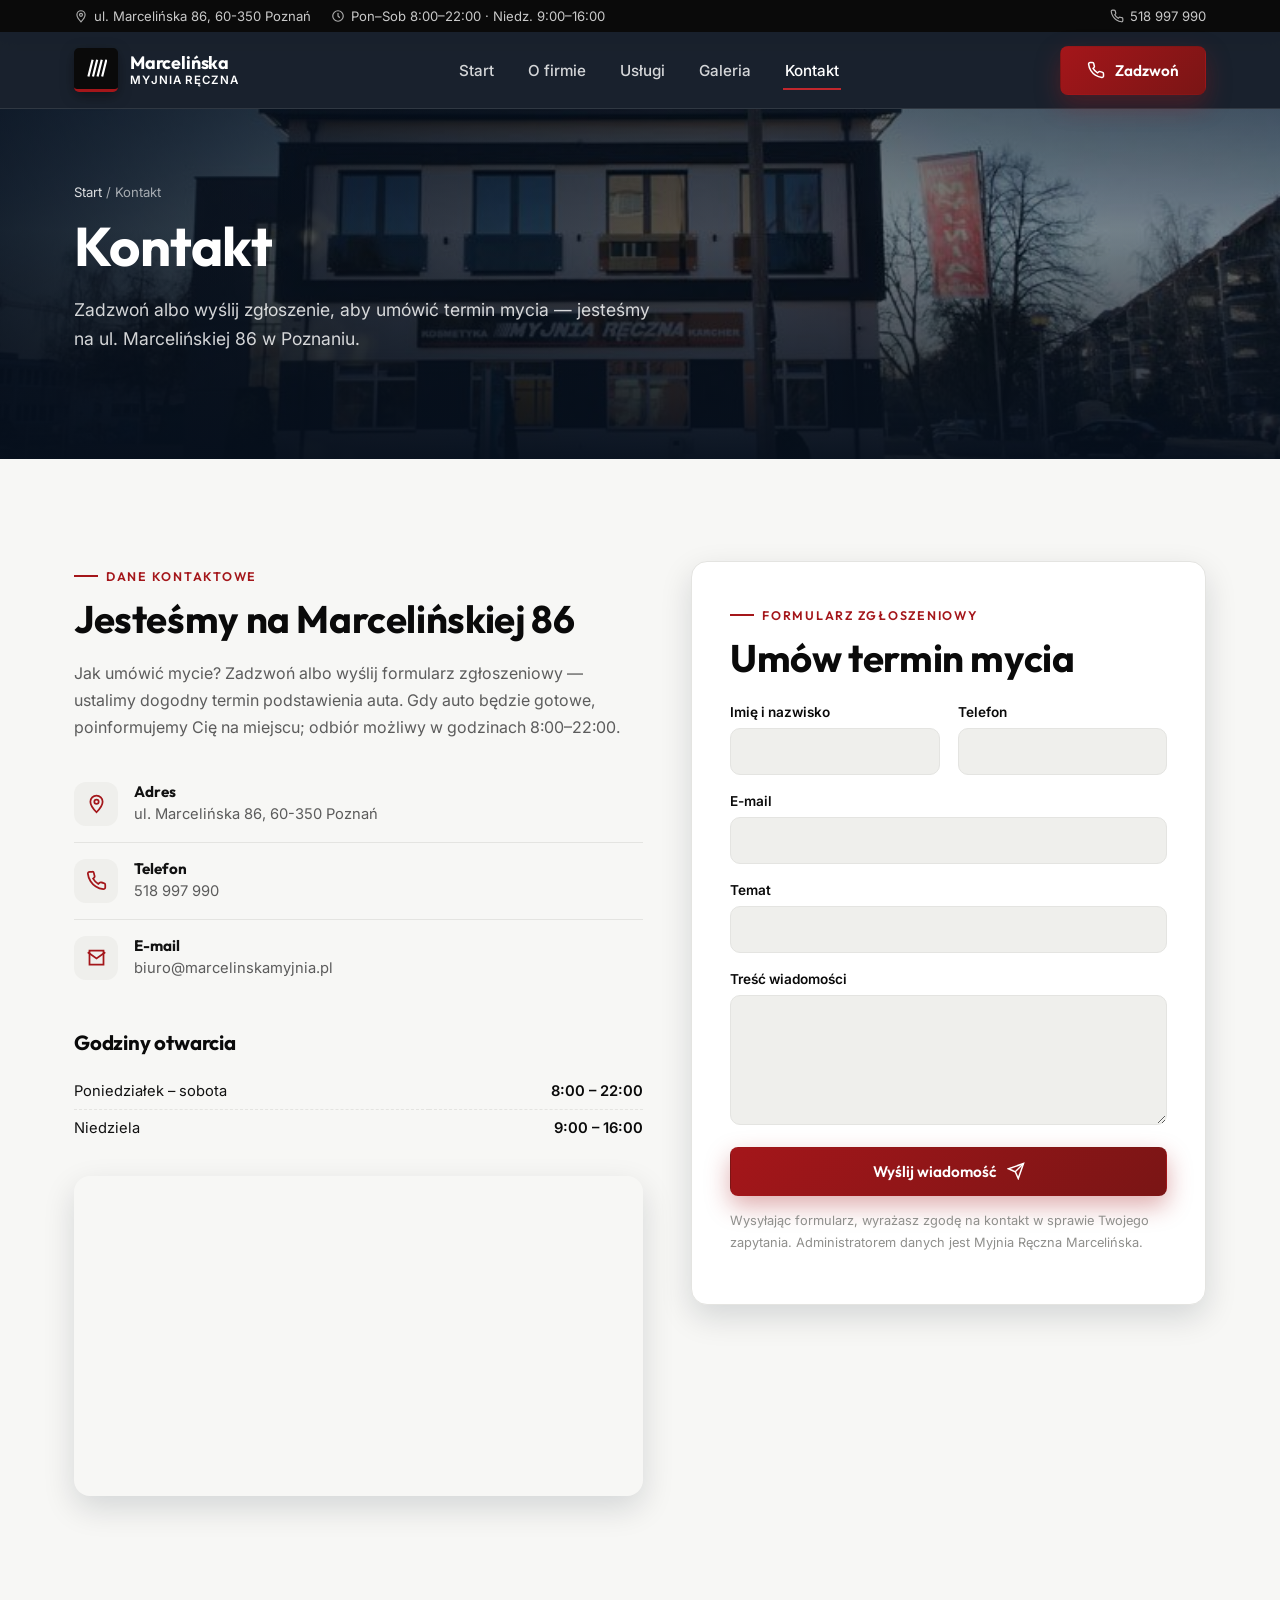
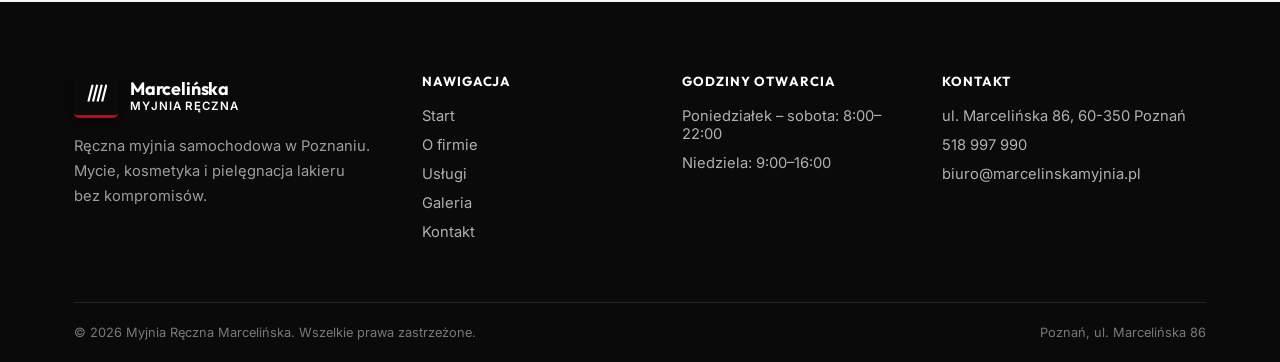
<file: site/kontakt.html>
<!DOCTYPE html>
<html lang="pl">
<head>
<meta charset="UTF-8">
<meta name="viewport" content="width=device-width, initial-scale=1.0">
<title>Kontakt — Myjnia Ręczna Marcelińska Poznań</title>
<meta name="description" content="Skontaktuj się z myjnią ręczną Marcelińska w Poznaniu. Adres: ul. Marcelińska 86. Telefon: 518 997 990. Otwarte 7 dni w tygodniu.">
<link rel="canonical" href="https://marcelinskamyjnia.pl/kontakt.html">
<meta property="og:type" content="website">
<meta property="og:title" content="Kontakt — Myjnia Ręczna Marcelińska">
<meta property="og:description" content="Adres, telefon i formularz kontaktowy myjni ręcznej w Poznaniu.">
<meta property="og:image" content="https://marcelinskamyjnia.pl/assets/img/hero-kontakt.jpg">
<meta property="og:locale" content="pl_PL">
<meta property="og:url" content="https://marcelinskamyjnia.pl/kontakt.html">
<link rel="icon" href="/assets/img/favicon.svg" type="image/svg+xml">
<link rel="preconnect" href="https://fonts.googleapis.com">
<link rel="preconnect" href="https://fonts.gstatic.com" crossorigin>
<link href="https://fonts.googleapis.com/css2?family=Inter:wght@400;500;600;700&family=Outfit:wght@500;600;700;800&display=swap" rel="stylesheet">
<link rel="stylesheet" href="/assets/css/style.css">
</head>
<body>

<div class="top-strip">
  <div class="container">
    <div class="top-strip__links">
      <span class="top-strip__item">
        <svg viewBox="0 0 24 24" fill="none" stroke="currentColor" stroke-width="2"><path d="M12 22s7-7.1 7-12A7 7 0 0 0 5 10c0 4.9 7 12 7 12z"/><circle cx="12" cy="10" r="2.5"/></svg>
        ul. Marcelińska 86, 60-350 Poznań
      </span>
      <span class="top-strip__item">
        <svg viewBox="0 0 24 24" fill="none" stroke="currentColor" stroke-width="2"><circle cx="12" cy="12" r="9"/><path d="M12 7v5l3 3"/></svg>
        Pon–Sob 8:00–22:00 · Niedz. 9:00–16:00
      </span>
    </div>
    <a href="tel:+48518997990" class="top-strip__item">
      <svg viewBox="0 0 24 24" fill="none" stroke="currentColor" stroke-width="2"><path d="M22 16.92v3a2 2 0 0 1-2.18 2 19.79 19.79 0 0 1-8.63-3.07 19.5 19.5 0 0 1-6-6 19.79 19.79 0 0 1-3.07-8.67A2 2 0 0 1 4.11 2h3a2 2 0 0 1 2 1.72c.13.96.36 1.9.68 2.81a2 2 0 0 1-.45 2.11L8.09 9.91a16 16 0 0 0 6 6l1.27-1.27a2 2 0 0 1 2.11-.45c.91.32 1.85.55 2.81.68A2 2 0 0 1 22 16.92z"/></svg>
      518 997 990
    </a>
  </div>
</div>

<header class="site-header">
  <div class="container">
    <a href="/" class="brand">
      <span class="brand__mark">
        <svg viewBox="0 0 24 24" fill="none" stroke="currentColor" stroke-width="2.4" stroke-linecap="square"><line x1="4" y1="19" x2="8" y2="3"/><line x1="9" y1="19" x2="13" y2="3"/><line x1="14" y1="19" x2="18" y2="3"/><line x1="19" y1="19" x2="23" y2="3"/></svg>
      </span>
      <span class="brand__text">
        <span class="brand__name">Marcelińska</span>
        <span class="brand__tagline">Myjnia ręczna</span>
      </span>
    </a>
    <nav class="main-nav">
      <ul>
        <li><a href="/">Start</a></li>
        <li><a href="/o-firmie.html">O firmie</a></li>
        <li><a href="/usugi.html">Usługi</a></li>
            <li><a href="/galeria.html">Galeria</a></li>
        <li><a href="/kontakt.html" aria-current="page">Kontakt</a></li>
      </ul>
    </nav>
    <div class="header-cta">
      <a href="tel:+48518997990" class="btn btn-primary">
        <svg viewBox="0 0 24 24" fill="none" stroke="currentColor" stroke-width="2"><path d="M22 16.92v3a2 2 0 0 1-2.18 2 19.79 19.79 0 0 1-8.63-3.07 19.5 19.5 0 0 1-6-6 19.79 19.79 0 0 1-3.07-8.67A2 2 0 0 1 4.11 2h3a2 2 0 0 1 2 1.72c.13.96.36 1.9.68 2.81a2 2 0 0 1-.45 2.11L8.09 9.91a16 16 0 0 0 6 6l1.27-1.27a2 2 0 0 1 2.11-.45c.91.32 1.85.55 2.81.68A2 2 0 0 1 22 16.92z"/></svg>
        Zadzwoń
      </a>
      <button class="nav-toggle" aria-label="Otwórz menu">
        <svg viewBox="0 0 24 24" fill="none" stroke="currentColor" stroke-width="2"><line x1="3" y1="6" x2="21" y2="6"/><line x1="3" y1="12" x2="21" y2="12"/><line x1="3" y1="18" x2="21" y2="18"/></svg>
      </button>
    </div>
  </div>
</header>

<div class="mobile-nav">
  <div class="mobile-nav__top">
    <span class="brand__name" style="color:#fff;">Menu</span>
    <button class="mobile-nav__close" aria-label="Zamknij menu">
      <svg viewBox="0 0 24 24" fill="none" stroke="currentColor" stroke-width="2"><line x1="18" y1="6" x2="6" y2="18"/><line x1="6" y1="6" x2="18" y2="18"/></svg>
    </button>
  </div>
  <ul>
    <li><a href="/">Start</a></li>
    <li><a href="/o-firmie.html">O firmie</a></li>
    <li><a href="/usugi.html">Usługi</a></li>
    <li><a href="/galeria.html">Galeria</a></li>
    <li><a href="/kontakt.html">Kontakt</a></li>
  </ul>
  <div class="mobile-nav__footer">
    <a href="tel:+48518997990">
      <svg viewBox="0 0 24 24" fill="none" stroke="currentColor" stroke-width="2"><path d="M22 16.92v3a2 2 0 0 1-2.18 2 19.79 19.79 0 0 1-8.63-3.07 19.5 19.5 0 0 1-6-6 19.79 19.79 0 0 1-3.07-8.67A2 2 0 0 1 4.11 2h3a2 2 0 0 1 2 1.72c.13.96.36 1.9.68 2.81a2 2 0 0 1-.45 2.11L8.09 9.91a16 16 0 0 0 6 6l1.27-1.27a2 2 0 0 1 2.11-.45c.91.32 1.85.55 2.81.68A2 2 0 0 1 22 16.92z"/></svg>
      518 997 990
    </a>
    <a href="mailto:biuro@marcelinskamyjnia.pl">
      <svg viewBox="0 0 24 24" fill="none" stroke="currentColor" stroke-width="2"><path d="M4 4h16v16H4z"/><path d="m22 6-10 7L2 6"/></svg>
      biuro@marcelinskamyjnia.pl
    </a>
    <a href="#">
      <svg viewBox="0 0 24 24" fill="none" stroke="currentColor" stroke-width="2"><path d="M12 22s7-7.1 7-12A7 7 0 0 0 5 10c0 4.9 7 12 7 12z"/><circle cx="12" cy="10" r="2.5"/></svg>
      ul. Marcelińska 86, Poznań
    </a>
  </div>
</div>

<main>

  <section class="hero hero--page">
    <div class="hero__bg" style="background-image:url('/assets/img/hero-kontakt.jpg');"></div>
    <div class="container hero__content">
      <div class="breadcrumb"><a href="/">Start</a> / Kontakt</div>
      <h1>Kontakt</h1>
      <p class="lead">Zadzwoń albo wyślij zgłoszenie, aby umówić termin mycia — jesteśmy na ul. Marcelińskiej 86 w Poznaniu.</p>
    </div>
  </section>

  <section>
    <div class="container">
      <div class="contact-wrap">

        <div class="reveal">
          <span class="eyebrow">Dane kontaktowe</span>
          <h2>Jesteśmy na Marcelińskiej 86</h2>
          <p>Jak umówić mycie? Zadzwoń albo wyślij formularz zgłoszeniowy — ustalimy dogodny termin podstawienia auta. Gdy auto będzie gotowe, poinformujemy Cię na miejscu; odbiór możliwy w godzinach 8:00–22:00.</p>

          <ul class="info-list">
            <li>
              <span class="info-list__icon">
                <svg viewBox="0 0 24 24" fill="none" stroke="currentColor" stroke-width="2"><path d="M12 22s7-7.1 7-12A7 7 0 0 0 5 10c0 4.9 7 12 7 12z"/><circle cx="12" cy="10" r="2.5"/></svg>
              </span>
              <div>
                <strong>Adres</strong>
                <span>ul. Marcelińska 86, 60-350 Poznań</span>
              </div>
            </li>
            <li>
              <span class="info-list__icon">
                <svg viewBox="0 0 24 24" fill="none" stroke="currentColor" stroke-width="2"><path d="M22 16.92v3a2 2 0 0 1-2.18 2 19.79 19.79 0 0 1-8.63-3.07 19.5 19.5 0 0 1-6-6 19.79 19.79 0 0 1-3.07-8.67A2 2 0 0 1 4.11 2h3a2 2 0 0 1 2 1.72c.13.96.36 1.9.68 2.81a2 2 0 0 1-.45 2.11L8.09 9.91a16 16 0 0 0 6 6l1.27-1.27a2 2 0 0 1 2.11-.45c.91.32 1.85.55 2.81.68A2 2 0 0 1 22 16.92z"/></svg>
              </span>
              <div>
                <strong>Telefon</strong>
                <a href="tel:+48518997990">518 997 990</a>
              </div>
            </li>
            <li>
              <span class="info-list__icon">
                <svg viewBox="0 0 24 24" fill="none" stroke="currentColor" stroke-width="2"><path d="M4 4h16v16H4z"/><path d="m22 6-10 7L2 6"/></svg>
              </span>
              <div>
                <strong>E-mail</strong>
                <a href="mailto:biuro@marcelinskamyjnia.pl">biuro@marcelinskamyjnia.pl</a>
              </div>
            </li>
          </ul>

          <h3 style="margin-top:36px;">Godziny otwarcia</h3>
          <table class="hours-table">
            <tr><td>Poniedziałek – sobota</td><td>8:00 – 22:00</td></tr>
            <tr><td>Niedziela</td><td>9:00 – 16:00</td></tr>
          </table>

          <iframe class="map-frame" loading="lazy" src="https://www.google.com/maps?q=Marceli%C5%84ska%2086%2C%2060-350%20Pozna%C5%84&output=embed" title="Mapa dojazdu — Myjnia Ręczna Marcelińska"></iframe>
        </div>

        <div class="reveal">
          <div class="form-card">
            <span class="eyebrow">Formularz zgłoszeniowy</span>
            <h2 style="margin-bottom:24px;">Umów termin mycia</h2>

            <div id="form-status"></div>

            <form id="contact-form" action="/send-form.php" method="post">
              <div class="form-grid">
                <div class="form-row">
                  <label for="name">Imię i nazwisko</label>
                  <input type="text" id="name" name="name" required autocomplete="name">
                </div>
                <div class="form-row">
                  <label for="phone">Telefon</label>
                  <input type="tel" id="phone" name="phone" autocomplete="tel">
                </div>
              </div>
              <div class="form-row">
                <label for="email">E-mail</label>
                <input type="email" id="email" name="email" required autocomplete="email">
              </div>
              <div class="form-row">
                <label for="subject">Temat</label>
                <input type="text" id="subject" name="subject">
              </div>
              <div class="form-row">
                <label for="message">Treść wiadomości</label>
                <textarea id="message" name="message" required></textarea>
              </div>
              <input class="form-honeypot" type="text" name="website" tabindex="-1" autocomplete="off">
              <button type="submit" class="btn btn-primary btn-block">
                Wyślij wiadomość
                <svg viewBox="0 0 24 24" fill="none" stroke="currentColor" stroke-width="2"><path d="M22 2 11 13"/><path d="M22 2 15 22l-4-9-9-4 20-7z"/></svg>
              </button>
              <p class="form-note">Wysyłając formularz, wyrażasz zgodę na kontakt w sprawie Twojego zapytania. Administratorem danych jest Myjnia Ręczna Marcelińska.</p>
            </form>
          </div>
        </div>

      </div>
    </div>
  </section>

</main>

<footer class="site-footer">
  <div class="container">
    <div class="footer-grid">
      <div class="footer-brand">
        <a href="/" class="brand">
          <span class="brand__mark">
            <svg viewBox="0 0 24 24" fill="none" stroke="currentColor" stroke-width="2.4" stroke-linecap="square"><line x1="4" y1="19" x2="8" y2="3"/><line x1="9" y1="19" x2="13" y2="3"/><line x1="14" y1="19" x2="18" y2="3"/><line x1="19" y1="19" x2="23" y2="3"/></svg>
          </span>
          <span class="brand__text">
            <span class="brand__name" style="color:#fff;">Marcelińska</span>
            <span class="brand__tagline">Myjnia ręczna</span>
          </span>
        </a>
        <p>Ręczna myjnia samochodowa w Poznaniu. Mycie, kosmetyka i pielęgnacja lakieru bez kompromisów.</p>
      </div>
      <div class="footer-col">
        <h4>Nawigacja</h4>
        <ul>
          <li><a href="/">Start</a></li>
          <li><a href="/o-firmie.html">O firmie</a></li>
          <li><a href="/usugi.html">Usługi</a></li>
                <li><a href="/galeria.html">Galeria</a></li>
          <li><a href="/kontakt.html">Kontakt</a></li>
        </ul>
      </div>
      <div class="footer-col">
        <h4>Godziny otwarcia</h4>
        <ul>
          <li>Poniedziałek – sobota: 8:00–22:00</li>
          <li>Niedziela: 9:00–16:00</li>
        </ul>
      </div>
      <div class="footer-col">
        <h4>Kontakt</h4>
        <address>
          <ul>
            <li>ul. Marcelińska 86, 60-350 Poznań</li>
            <li><a href="tel:+48518997990">518 997 990</a></li>
            <li><a href="mailto:biuro@marcelinskamyjnia.pl">biuro@marcelinskamyjnia.pl</a></li>
          </ul>
        </address>
      </div>
    </div>
    <div class="footer-bottom">
      <span>© <span id="current-year">2026</span> Myjnia Ręczna Marcelińska. Wszelkie prawa zastrzeżone.</span>
      <span>Poznań, ul. Marcelińska 86</span>
    </div>
  </div>
</footer>

<div class="mobile-call-bar">
  <a href="tel:+48518997990">
    <svg viewBox="0 0 24 24" fill="none" stroke="currentColor" stroke-width="2"><path d="M22 16.92v3a2 2 0 0 1-2.18 2 19.79 19.79 0 0 1-8.63-3.07 19.5 19.5 0 0 1-6-6 19.79 19.79 0 0 1-3.07-8.67A2 2 0 0 1 4.11 2h3a2 2 0 0 1 2 1.72c.13.96.36 1.9.68 2.81a2 2 0 0 1-.45 2.11L8.09 9.91a16 16 0 0 0 6 6l1.27-1.27a2 2 0 0 1 2.11-.45c.91.32 1.85.55 2.81.68A2 2 0 0 1 22 16.92z"/></svg>
    Zadzwoń: 518 997 990
  </a>
</div>

<script src="/assets/js/main.js"></script>
<script>
  (function () {
    var params = new URLSearchParams(window.location.search);
    var statusEl = document.getElementById("form-status");
    if (!statusEl) return;
    if (params.get("sent") === "1") {
      statusEl.innerHTML = '<div class="form-alert form-alert--success"><svg viewBox="0 0 24 24" fill="none" stroke="currentColor" stroke-width="2"><path d="M20 6 9 17l-5-5"/></svg><div>Dziękujemy! Wiadomość została wysłana — odezwiemy się najszybciej, jak to możliwe.</div></div>';
    } else if (params.get("error") === "1") {
      statusEl.innerHTML = '<div class="form-alert form-alert--error"><svg viewBox="0 0 24 24" fill="none" stroke="currentColor" stroke-width="2"><circle cx="12" cy="12" r="9"/><path d="M12 8v5M12 16h.01"/></svg><div>Coś poszło nie tak. Spróbuj ponownie lub zadzwoń pod numer 518 997 990.</div></div>';
    }
  })();
</script>
</body>
</html>
</file>
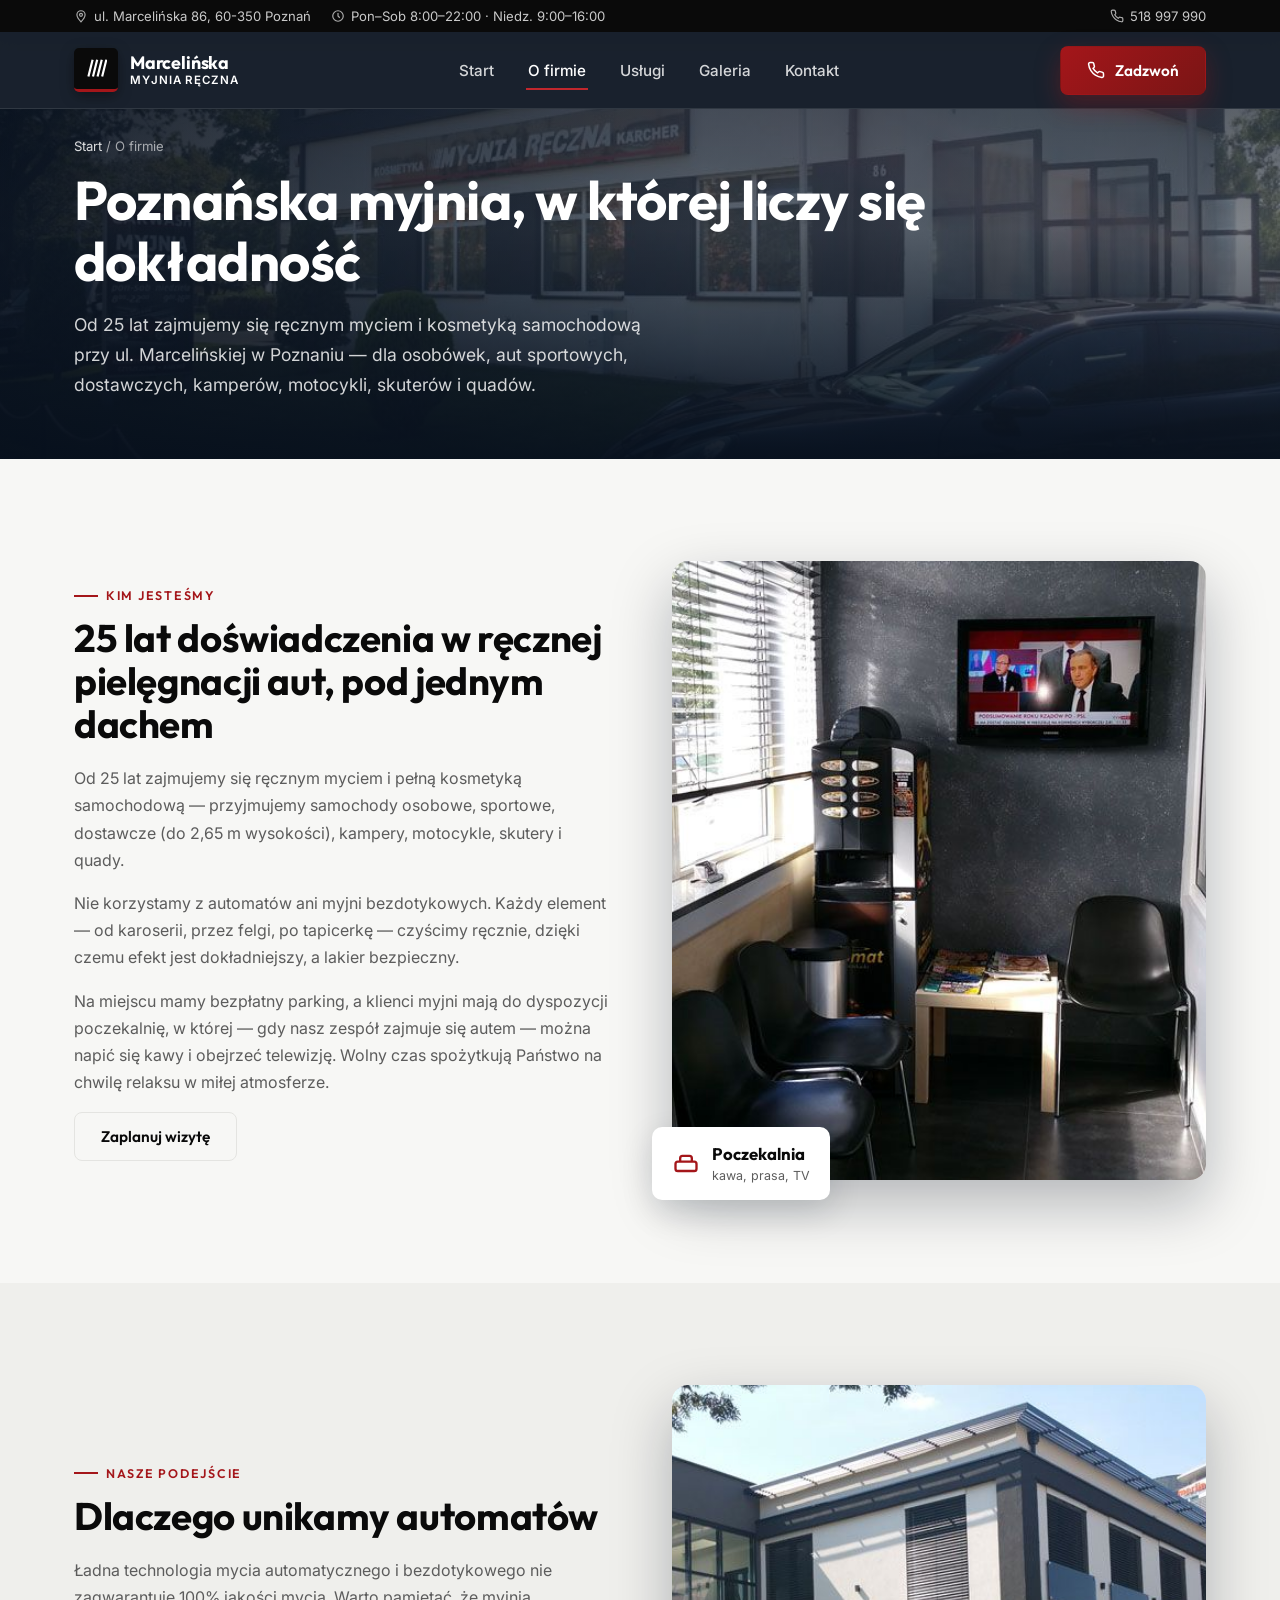
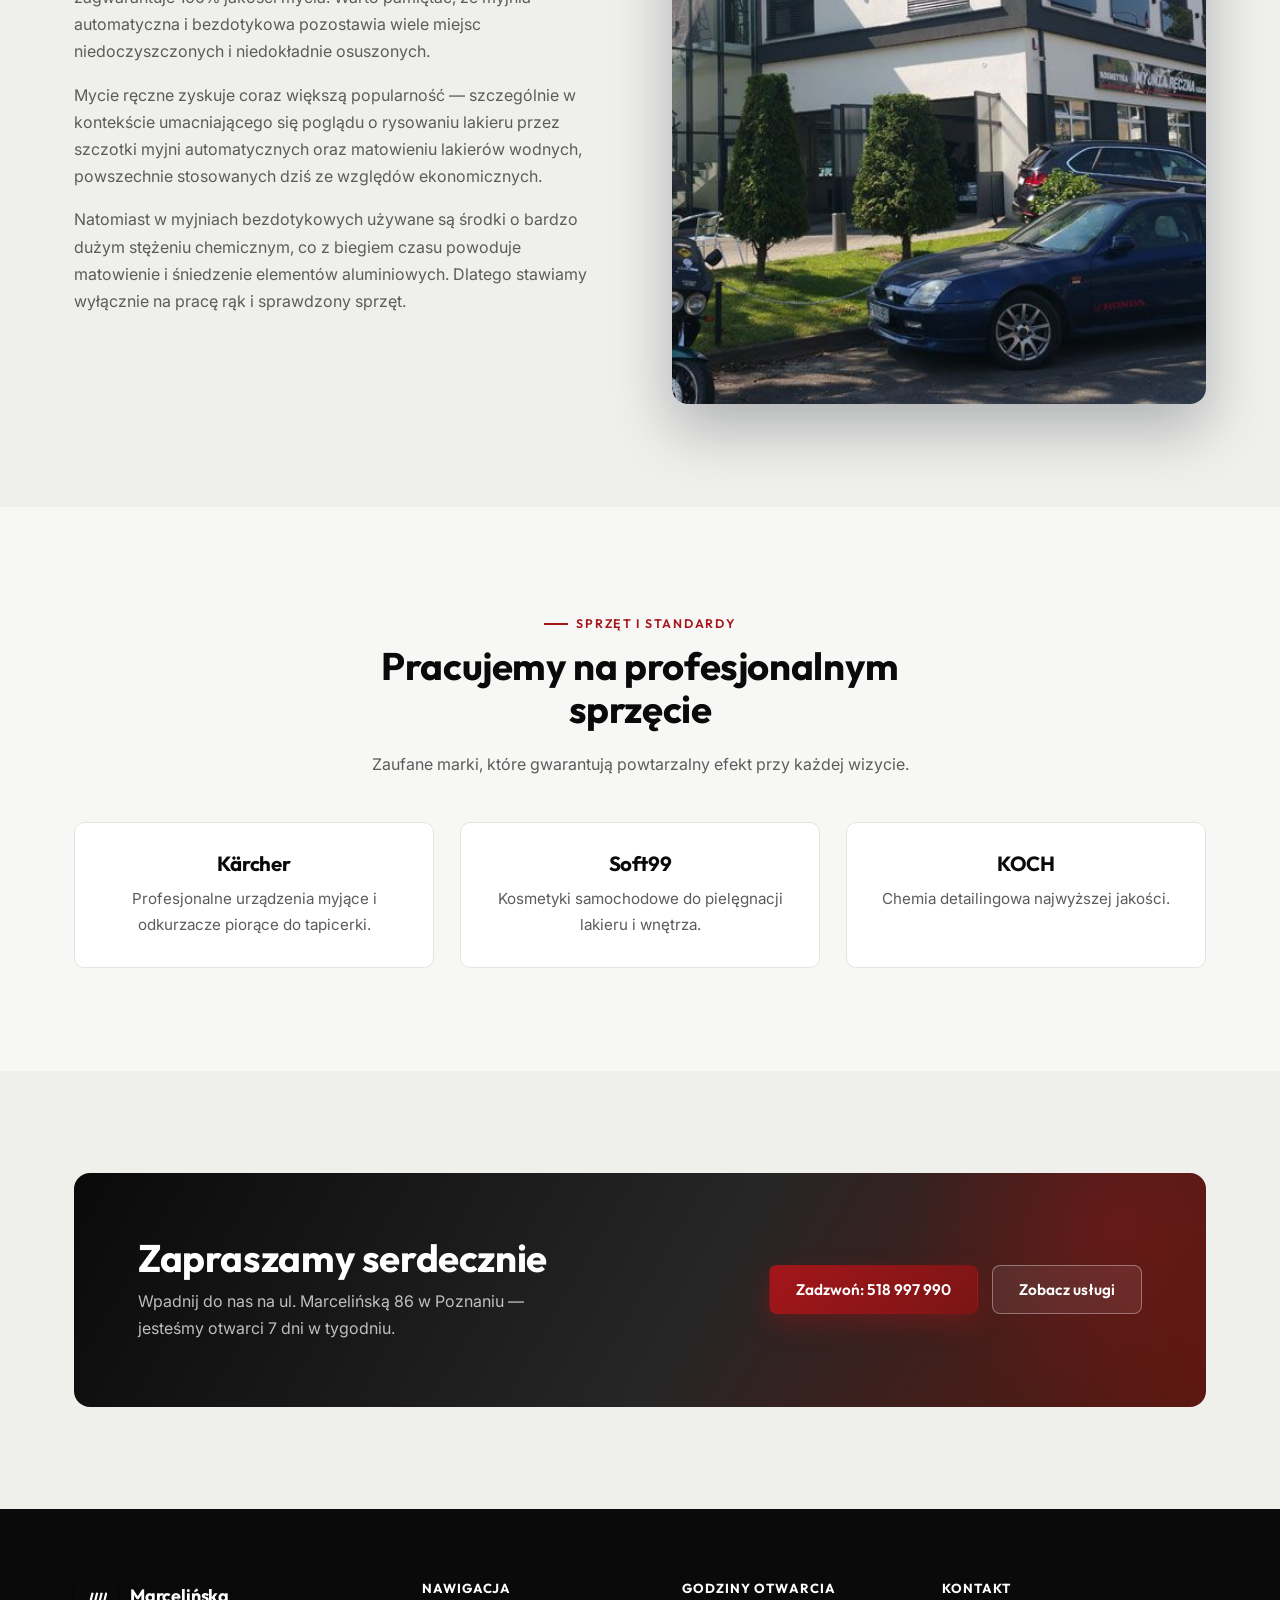
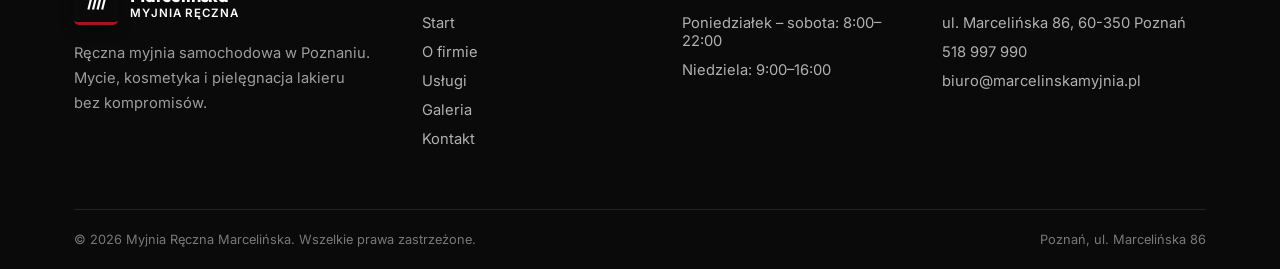
<file: site/o-firmie.html>
<!DOCTYPE html>
<html lang="pl">
<head>
<meta charset="UTF-8">
<meta name="viewport" content="width=device-width, initial-scale=1.0">
<title>O firmie — Myjnia Ręczna Marcelińska Poznań</title>
<meta name="description" content="Poznaj Myjnię Ręczną Marcelińska w Poznaniu — 25 lat doświadczenia w ręcznym myciu i kosmetyce samochodów osobowych, sportowych, dostawczych, kamperów, motocykli, skuterów i quadów. Parking, poczekalnia z kawą i TV.">
<link rel="canonical" href="https://marcelinskamyjnia.pl/o-firmie.html">
<meta property="og:type" content="website">
<meta property="og:title" content="O firmie — Myjnia Ręczna Marcelińska">
<meta property="og:description" content="Ręczne mycie i kosmetyka samochodów w Poznaniu — dokładność, jakiej nie da żaden automat.">
<meta property="og:image" content="https://marcelinskamyjnia.pl/assets/img/hero-o-firmie.jpg">
<meta property="og:locale" content="pl_PL">
<meta property="og:url" content="https://marcelinskamyjnia.pl/o-firmie.html">
<link rel="icon" href="/assets/img/favicon.svg" type="image/svg+xml">
<link rel="preconnect" href="https://fonts.googleapis.com">
<link rel="preconnect" href="https://fonts.gstatic.com" crossorigin>
<link href="https://fonts.googleapis.com/css2?family=Inter:wght@400;500;600;700&family=Outfit:wght@500;600;700;800&display=swap" rel="stylesheet">
<link rel="stylesheet" href="/assets/css/style.css">
</head>
<body>

<div class="top-strip">
  <div class="container">
    <div class="top-strip__links">
      <span class="top-strip__item">
        <svg viewBox="0 0 24 24" fill="none" stroke="currentColor" stroke-width="2"><path d="M12 22s7-7.1 7-12A7 7 0 0 0 5 10c0 4.9 7 12 7 12z"/><circle cx="12" cy="10" r="2.5"/></svg>
        ul. Marcelińska 86, 60-350 Poznań
      </span>
      <span class="top-strip__item">
        <svg viewBox="0 0 24 24" fill="none" stroke="currentColor" stroke-width="2"><circle cx="12" cy="12" r="9"/><path d="M12 7v5l3 3"/></svg>
        Pon–Sob 8:00–22:00 · Niedz. 9:00–16:00
      </span>
    </div>
    <a href="tel:+48518997990" class="top-strip__item">
      <svg viewBox="0 0 24 24" fill="none" stroke="currentColor" stroke-width="2"><path d="M22 16.92v3a2 2 0 0 1-2.18 2 19.79 19.79 0 0 1-8.63-3.07 19.5 19.5 0 0 1-6-6 19.79 19.79 0 0 1-3.07-8.67A2 2 0 0 1 4.11 2h3a2 2 0 0 1 2 1.72c.13.96.36 1.9.68 2.81a2 2 0 0 1-.45 2.11L8.09 9.91a16 16 0 0 0 6 6l1.27-1.27a2 2 0 0 1 2.11-.45c.91.32 1.85.55 2.81.68A2 2 0 0 1 22 16.92z"/></svg>
      518 997 990
    </a>
  </div>
</div>

<header class="site-header">
  <div class="container">
    <a href="/" class="brand">
      <span class="brand__mark">
        <svg viewBox="0 0 24 24" fill="none" stroke="currentColor" stroke-width="2.4" stroke-linecap="square"><line x1="4" y1="19" x2="8" y2="3"/><line x1="9" y1="19" x2="13" y2="3"/><line x1="14" y1="19" x2="18" y2="3"/><line x1="19" y1="19" x2="23" y2="3"/></svg>
      </span>
      <span class="brand__text">
        <span class="brand__name">Marcelińska</span>
        <span class="brand__tagline">Myjnia ręczna</span>
      </span>
    </a>
    <nav class="main-nav">
      <ul>
        <li><a href="/">Start</a></li>
        <li><a href="/o-firmie.html" aria-current="page">O firmie</a></li>
        <li><a href="/usugi.html">Usługi</a></li>
            <li><a href="/galeria.html">Galeria</a></li>
        <li><a href="/kontakt.html">Kontakt</a></li>
      </ul>
    </nav>
    <div class="header-cta">
      <a href="tel:+48518997990" class="btn btn-primary">
        <svg viewBox="0 0 24 24" fill="none" stroke="currentColor" stroke-width="2"><path d="M22 16.92v3a2 2 0 0 1-2.18 2 19.79 19.79 0 0 1-8.63-3.07 19.5 19.5 0 0 1-6-6 19.79 19.79 0 0 1-3.07-8.67A2 2 0 0 1 4.11 2h3a2 2 0 0 1 2 1.72c.13.96.36 1.9.68 2.81a2 2 0 0 1-.45 2.11L8.09 9.91a16 16 0 0 0 6 6l1.27-1.27a2 2 0 0 1 2.11-.45c.91.32 1.85.55 2.81.68A2 2 0 0 1 22 16.92z"/></svg>
        Zadzwoń
      </a>
      <button class="nav-toggle" aria-label="Otwórz menu">
        <svg viewBox="0 0 24 24" fill="none" stroke="currentColor" stroke-width="2"><line x1="3" y1="6" x2="21" y2="6"/><line x1="3" y1="12" x2="21" y2="12"/><line x1="3" y1="18" x2="21" y2="18"/></svg>
      </button>
    </div>
  </div>
</header>

<div class="mobile-nav">
  <div class="mobile-nav__top">
    <span class="brand__name" style="color:#fff;">Menu</span>
    <button class="mobile-nav__close" aria-label="Zamknij menu">
      <svg viewBox="0 0 24 24" fill="none" stroke="currentColor" stroke-width="2"><line x1="18" y1="6" x2="6" y2="18"/><line x1="6" y1="6" x2="18" y2="18"/></svg>
    </button>
  </div>
  <ul>
    <li><a href="/">Start</a></li>
    <li><a href="/o-firmie.html">O firmie</a></li>
    <li><a href="/usugi.html">Usługi</a></li>
    <li><a href="/galeria.html">Galeria</a></li>
    <li><a href="/kontakt.html">Kontakt</a></li>
  </ul>
  <div class="mobile-nav__footer">
    <a href="tel:+48518997990">
      <svg viewBox="0 0 24 24" fill="none" stroke="currentColor" stroke-width="2"><path d="M22 16.92v3a2 2 0 0 1-2.18 2 19.79 19.79 0 0 1-8.63-3.07 19.5 19.5 0 0 1-6-6 19.79 19.79 0 0 1-3.07-8.67A2 2 0 0 1 4.11 2h3a2 2 0 0 1 2 1.72c.13.96.36 1.9.68 2.81a2 2 0 0 1-.45 2.11L8.09 9.91a16 16 0 0 0 6 6l1.27-1.27a2 2 0 0 1 2.11-.45c.91.32 1.85.55 2.81.68A2 2 0 0 1 22 16.92z"/></svg>
      518 997 990
    </a>
    <a href="mailto:biuro@marcelinskamyjnia.pl">
      <svg viewBox="0 0 24 24" fill="none" stroke="currentColor" stroke-width="2"><path d="M4 4h16v16H4z"/><path d="m22 6-10 7L2 6"/></svg>
      biuro@marcelinskamyjnia.pl
    </a>
    <a href="#">
      <svg viewBox="0 0 24 24" fill="none" stroke="currentColor" stroke-width="2"><path d="M12 22s7-7.1 7-12A7 7 0 0 0 5 10c0 4.9 7 12 7 12z"/><circle cx="12" cy="10" r="2.5"/></svg>
      ul. Marcelińska 86, Poznań
    </a>
  </div>
</div>

<main>

  <section class="hero hero--page">
    <div class="hero__bg" style="background-image:url('/assets/img/hero-o-firmie.jpg');"></div>
    <div class="container hero__content">
      <div class="breadcrumb"><a href="/">Start</a> / O firmie</div>
      <h1>Poznańska myjnia, w której liczy się dokładność</h1>
      <p class="lead">Od 25 lat zajmujemy się ręcznym myciem i kosmetyką samochodową przy ul. Marcelińskiej w Poznaniu — dla osobówek, aut sportowych, dostawczych, kamperów, motocykli, skuterów i quadów.</p>
    </div>
  </section>

  <section>
    <div class="container">
      <div class="split">
        <div class="reveal">
          <span class="eyebrow">Kim jesteśmy</span>
          <h2>25 lat doświadczenia w ręcznej pielęgnacji aut, pod jednym dachem</h2>
          <p>Od 25 lat zajmujemy się ręcznym myciem i pełną kosmetyką samochodową — przyjmujemy samochody osobowe, sportowe, dostawcze (do 2,65 m wysokości), kampery, motocykle, skutery i quady.</p>
          <p>Nie korzystamy z automatów ani myjni bezdotykowych. Każdy element — od karoserii, przez felgi, po tapicerkę — czyścimy ręcznie, dzięki czemu efekt jest dokładniejszy, a lakier bezpieczny.</p>
          <p>Na miejscu mamy bezpłatny parking, a klienci myjni mają do dyspozycji poczekalnię, w której — gdy nasz zespół zajmuje się autem — można napić się kawy i obejrzeć telewizję. Wolny czas spożytkują Państwo na chwilę relaksu w miłej atmosferze.</p>
          <a href="/kontakt.html" class="btn btn-outline">Zaplanuj wizytę</a>
        </div>
        <div class="split__media reveal">
          <img src="/assets/img/gallery/05-poczekalnia.jpg" alt="Poczekalnia dla klientów myjni Marcelińska" loading="lazy" width="1100" height="619">
          <div class="split__media__tag">
            <svg viewBox="0 0 24 24" fill="none" stroke="currentColor" stroke-width="2"><rect x="3" y="10" width="18" height="8" rx="2"/><path d="M7 10V7a2 2 0 0 1 2-2h6a2 2 0 0 1 2 2v3"/></svg>
            <div><strong>Poczekalnia</strong><span>kawa, prasa, TV</span></div>
          </div>
        </div>
      </div>
    </div>
  </section>

  <section class="section-alt">
    <div class="container">
      <div class="split reverse">
        <div class="split__media reveal">
          <img src="/assets/img/gallery/02-budynek-2.jpg" alt="Budynek myjni ręcznej Marcelińska w Poznaniu" loading="lazy" width="1100" height="619">
        </div>
        <div class="reveal">
          <span class="eyebrow">Nasze podejście</span>
          <h2>Dlaczego unikamy automatów</h2>
          <p>Ładna technologia mycia automatycznego i bezdotykowego nie zagwarantuje 100% jakości mycia. Warto pamiętać, że myjnia automatyczna i bezdotykowa pozostawia wiele miejsc niedoczyszczonych i niedokładnie osuszonych.</p>
          <p>Mycie ręczne zyskuje coraz większą popularność — szczególnie w kontekście umacniającego się poglądu o rysowaniu lakieru przez szczotki myjni automatycznych oraz matowieniu lakierów wodnych, powszechnie stosowanych dziś ze względów ekonomicznych.</p>
          <p>Natomiast w myjniach bezdotykowych używane są środki o bardzo dużym stężeniu chemicznym, co z biegiem czasu powoduje matowienie i śniedzenie elementów aluminiowych. Dlatego stawiamy wyłącznie na pracę rąk i sprawdzony sprzęt.</p>
        </div>
      </div>
    </div>
  </section>

  <section>
    <div class="container">
      <div class="section-head center reveal">
        <span class="eyebrow" style="justify-content:center;">Sprzęt i standardy</span>
        <h2>Pracujemy na profesjonalnym sprzęcie</h2>
        <p>Zaufane marki, które gwarantują powtarzalny efekt przy każdej wizycie.</p>
      </div>
      <div class="grid grid-3">
        <div class="card reveal text-center">
          <h3>Kärcher</h3>
          <p>Profesjonalne urządzenia myjące i odkurzacze piorące do tapicerki.</p>
        </div>
        <div class="card reveal text-center">
          <h3>Soft99</h3>
          <p>Kosmetyki samochodowe do pielęgnacji lakieru i wnętrza.</p>
        </div>
        <div class="card reveal text-center">
          <h3>KOCH</h3>
          <p>Chemia detailingowa najwyższej jakości.</p>
        </div>
      </div>
    </div>
  </section>

  <section class="section-alt">
    <div class="container">
      <div class="cta-band reveal">
        <div>
          <h2>Zapraszamy serdecznie</h2>
          <p>Wpadnij do nas na ul. Marcelińską 86 w Poznaniu — jesteśmy otwarci 7 dni w tygodniu.</p>
        </div>
        <div class="cta-band__actions">
          <a href="tel:+48518997990" class="btn btn-primary">Zadzwoń: 518 997 990</a>
          <a href="/usugi.html" class="btn btn-ghost">Zobacz usługi</a>
        </div>
      </div>
    </div>
  </section>

</main>

<footer class="site-footer">
  <div class="container">
    <div class="footer-grid">
      <div class="footer-brand">
        <a href="/" class="brand">
          <span class="brand__mark">
            <svg viewBox="0 0 24 24" fill="none" stroke="currentColor" stroke-width="2.4" stroke-linecap="square"><line x1="4" y1="19" x2="8" y2="3"/><line x1="9" y1="19" x2="13" y2="3"/><line x1="14" y1="19" x2="18" y2="3"/><line x1="19" y1="19" x2="23" y2="3"/></svg>
          </span>
          <span class="brand__text">
            <span class="brand__name" style="color:#fff;">Marcelińska</span>
            <span class="brand__tagline">Myjnia ręczna</span>
          </span>
        </a>
        <p>Ręczna myjnia samochodowa w Poznaniu. Mycie, kosmetyka i pielęgnacja lakieru bez kompromisów.</p>
      </div>
      <div class="footer-col">
        <h4>Nawigacja</h4>
        <ul>
          <li><a href="/">Start</a></li>
          <li><a href="/o-firmie.html">O firmie</a></li>
          <li><a href="/usugi.html">Usługi</a></li>
                <li><a href="/galeria.html">Galeria</a></li>
          <li><a href="/kontakt.html">Kontakt</a></li>
        </ul>
      </div>
      <div class="footer-col">
        <h4>Godziny otwarcia</h4>
        <ul>
          <li>Poniedziałek – sobota: 8:00–22:00</li>
          <li>Niedziela: 9:00–16:00</li>
        </ul>
      </div>
      <div class="footer-col">
        <h4>Kontakt</h4>
        <address>
          <ul>
            <li>ul. Marcelińska 86, 60-350 Poznań</li>
            <li><a href="tel:+48518997990">518 997 990</a></li>
            <li><a href="mailto:biuro@marcelinskamyjnia.pl">biuro@marcelinskamyjnia.pl</a></li>
          </ul>
        </address>
      </div>
    </div>
    <div class="footer-bottom">
      <span>© <span id="current-year">2026</span> Myjnia Ręczna Marcelińska. Wszelkie prawa zastrzeżone.</span>
      <span>Poznań, ul. Marcelińska 86</span>
    </div>
  </div>
</footer>

<div class="mobile-call-bar">
  <a href="tel:+48518997990">
    <svg viewBox="0 0 24 24" fill="none" stroke="currentColor" stroke-width="2"><path d="M22 16.92v3a2 2 0 0 1-2.18 2 19.79 19.79 0 0 1-8.63-3.07 19.5 19.5 0 0 1-6-6 19.79 19.79 0 0 1-3.07-8.67A2 2 0 0 1 4.11 2h3a2 2 0 0 1 2 1.72c.13.96.36 1.9.68 2.81a2 2 0 0 1-.45 2.11L8.09 9.91a16 16 0 0 0 6 6l1.27-1.27a2 2 0 0 1 2.11-.45c.91.32 1.85.55 2.81.68A2 2 0 0 1 22 16.92z"/></svg>
    Zadzwoń: 518 997 990
  </a>
</div>

<script src="/assets/js/main.js"></script>
</body>
</html>
</file>
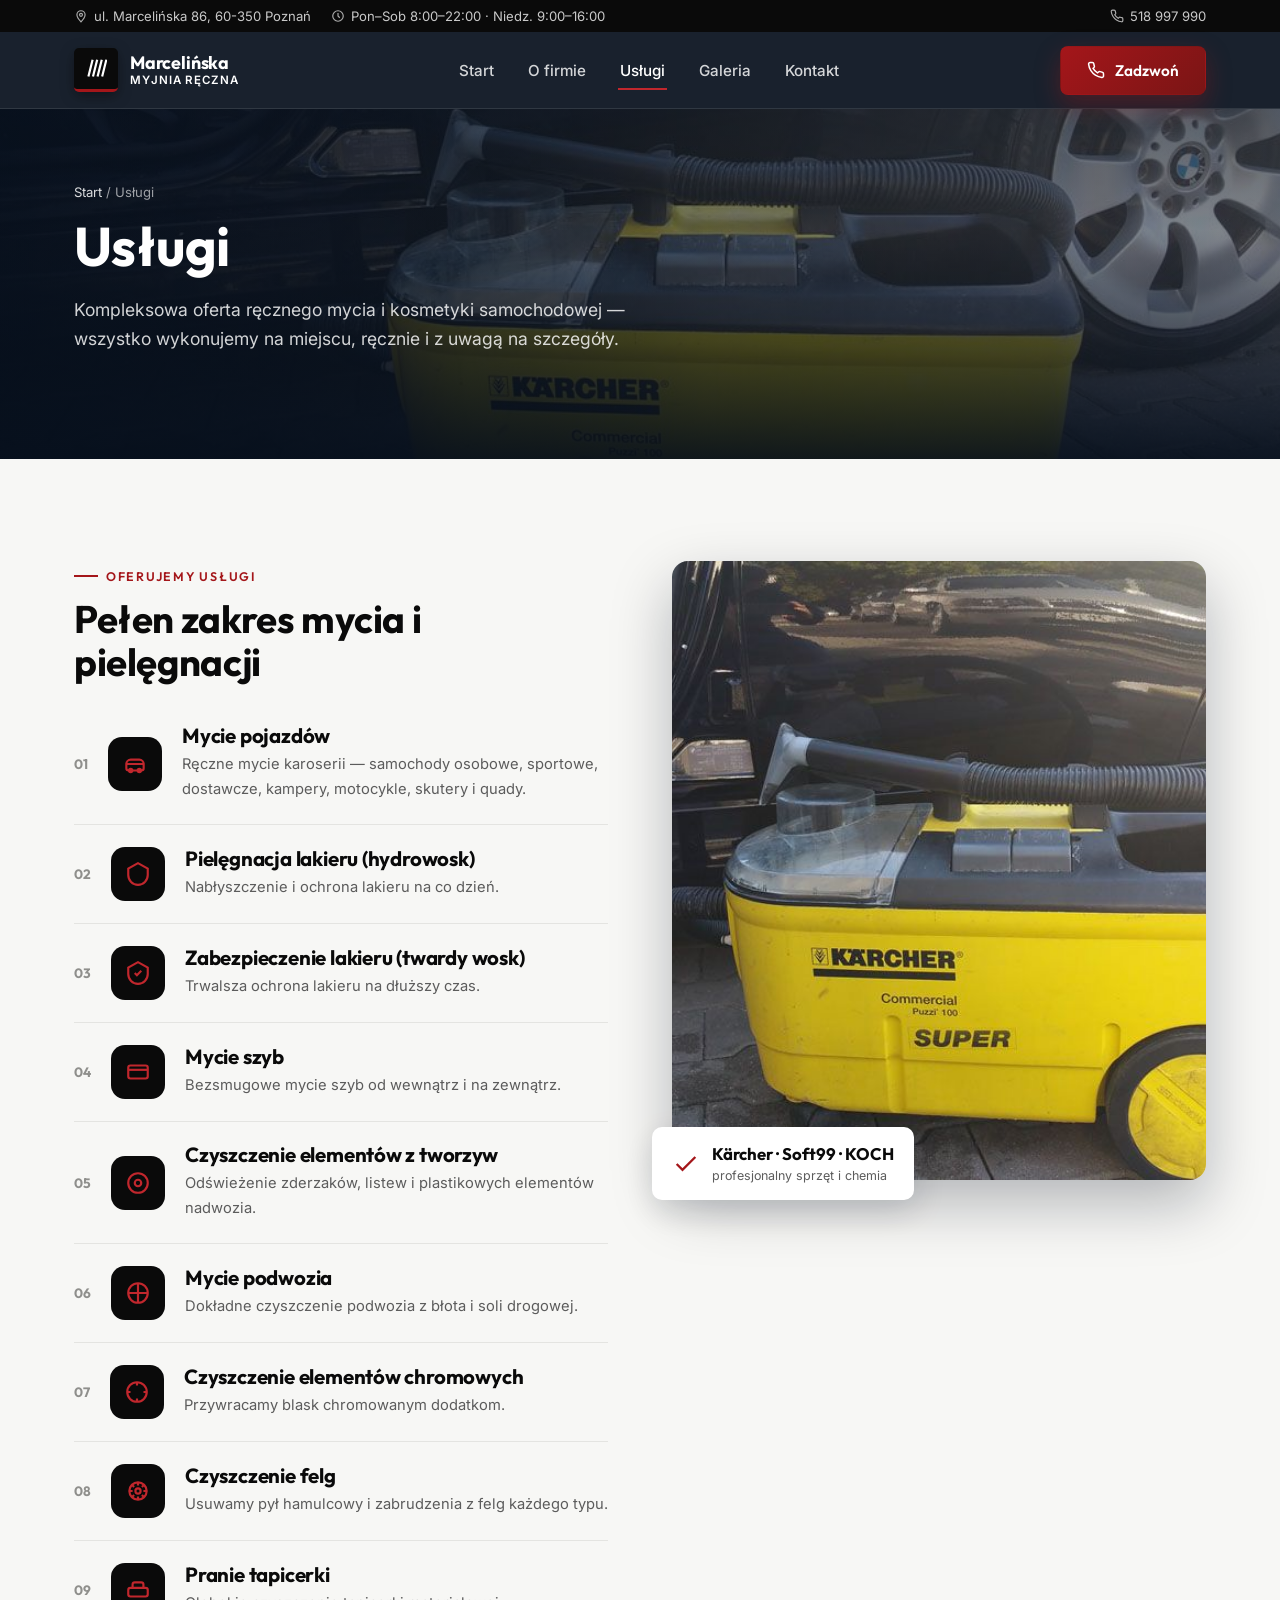
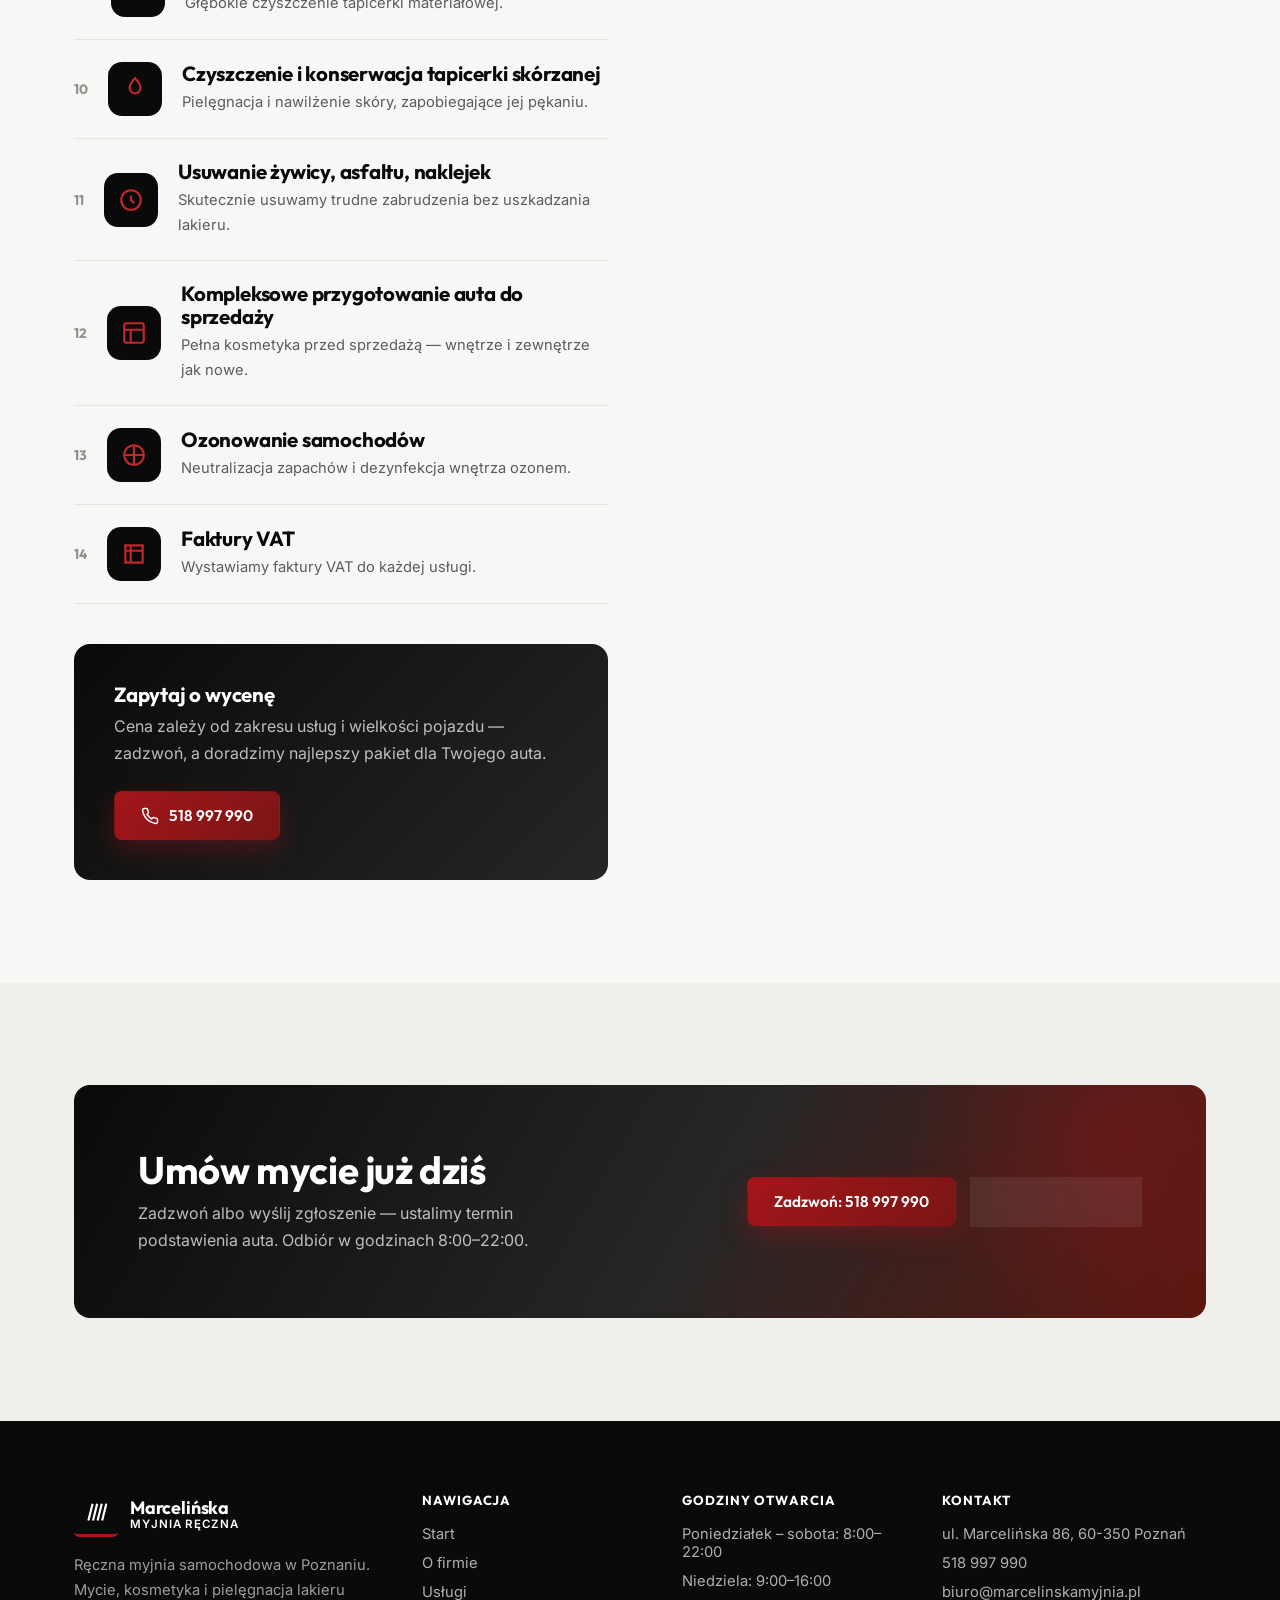
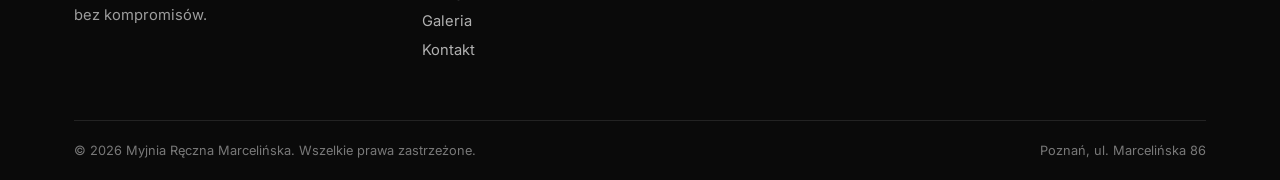
<file: site/usugi.html>
<!DOCTYPE html>
<html lang="pl">
<head>
<meta charset="UTF-8">
<meta name="viewport" content="width=device-width, initial-scale=1.0">
<title>Usługi — mycie ręczne, kosmetyka i pranie tapicerki | Myjnia Marcelińska</title>
<meta name="description" content="Pełna oferta myjni: mycie ręczne, hydrowosk, twardy wosk, czyszczenie felg, pranie i konserwacja tapicerki, ozonowanie, usuwanie żywicy i asfaltu, faktury VAT.">
<link rel="canonical" href="https://marcelinskamyjnia.pl/usugi.html">
<meta property="og:type" content="website">
<meta property="og:title" content="Usługi — Myjnia Ręczna Marcelińska">
<meta property="og:description" content="Mycie ręczne, kosmetyka lakieru, pranie tapicerki i ozonowanie — pełna oferta myjni w Poznaniu.">
<meta property="og:image" content="https://marcelinskamyjnia.pl/assets/img/hero-usugi.jpg">
<meta property="og:locale" content="pl_PL">
<meta property="og:url" content="https://marcelinskamyjnia.pl/usugi.html">
<link rel="icon" href="/assets/img/favicon.svg" type="image/svg+xml">
<link rel="preconnect" href="https://fonts.googleapis.com">
<link rel="preconnect" href="https://fonts.gstatic.com" crossorigin>
<link href="https://fonts.googleapis.com/css2?family=Inter:wght@400;500;600;700&family=Outfit:wght@500;600;700;800&display=swap" rel="stylesheet">
<link rel="stylesheet" href="/assets/css/style.css">
</head>
<body>

<div class="top-strip">
  <div class="container">
    <div class="top-strip__links">
      <span class="top-strip__item">
        <svg viewBox="0 0 24 24" fill="none" stroke="currentColor" stroke-width="2"><path d="M12 22s7-7.1 7-12A7 7 0 0 0 5 10c0 4.9 7 12 7 12z"/><circle cx="12" cy="10" r="2.5"/></svg>
        ul. Marcelińska 86, 60-350 Poznań
      </span>
      <span class="top-strip__item">
        <svg viewBox="0 0 24 24" fill="none" stroke="currentColor" stroke-width="2"><circle cx="12" cy="12" r="9"/><path d="M12 7v5l3 3"/></svg>
        Pon–Sob 8:00–22:00 · Niedz. 9:00–16:00
      </span>
    </div>
    <a href="tel:+48518997990" class="top-strip__item">
      <svg viewBox="0 0 24 24" fill="none" stroke="currentColor" stroke-width="2"><path d="M22 16.92v3a2 2 0 0 1-2.18 2 19.79 19.79 0 0 1-8.63-3.07 19.5 19.5 0 0 1-6-6 19.79 19.79 0 0 1-3.07-8.67A2 2 0 0 1 4.11 2h3a2 2 0 0 1 2 1.72c.13.96.36 1.9.68 2.81a2 2 0 0 1-.45 2.11L8.09 9.91a16 16 0 0 0 6 6l1.27-1.27a2 2 0 0 1 2.11-.45c.91.32 1.85.55 2.81.68A2 2 0 0 1 22 16.92z"/></svg>
      518 997 990
    </a>
  </div>
</div>

<header class="site-header">
  <div class="container">
    <a href="/" class="brand">
      <span class="brand__mark">
        <svg viewBox="0 0 24 24" fill="none" stroke="currentColor" stroke-width="2.4" stroke-linecap="square"><line x1="4" y1="19" x2="8" y2="3"/><line x1="9" y1="19" x2="13" y2="3"/><line x1="14" y1="19" x2="18" y2="3"/><line x1="19" y1="19" x2="23" y2="3"/></svg>
      </span>
      <span class="brand__text">
        <span class="brand__name">Marcelińska</span>
        <span class="brand__tagline">Myjnia ręczna</span>
      </span>
    </a>
    <nav class="main-nav">
      <ul>
        <li><a href="/">Start</a></li>
        <li><a href="/o-firmie.html">O firmie</a></li>
        <li><a href="/usugi.html" aria-current="page">Usługi</a></li>
            <li><a href="/galeria.html">Galeria</a></li>
        <li><a href="/kontakt.html">Kontakt</a></li>
      </ul>
    </nav>
    <div class="header-cta">
      <a href="tel:+48518997990" class="btn btn-primary">
        <svg viewBox="0 0 24 24" fill="none" stroke="currentColor" stroke-width="2"><path d="M22 16.92v3a2 2 0 0 1-2.18 2 19.79 19.79 0 0 1-8.63-3.07 19.5 19.5 0 0 1-6-6 19.79 19.79 0 0 1-3.07-8.67A2 2 0 0 1 4.11 2h3a2 2 0 0 1 2 1.72c.13.96.36 1.9.68 2.81a2 2 0 0 1-.45 2.11L8.09 9.91a16 16 0 0 0 6 6l1.27-1.27a2 2 0 0 1 2.11-.45c.91.32 1.85.55 2.81.68A2 2 0 0 1 22 16.92z"/></svg>
        Zadzwoń
      </a>
      <button class="nav-toggle" aria-label="Otwórz menu">
        <svg viewBox="0 0 24 24" fill="none" stroke="currentColor" stroke-width="2"><line x1="3" y1="6" x2="21" y2="6"/><line x1="3" y1="12" x2="21" y2="12"/><line x1="3" y1="18" x2="21" y2="18"/></svg>
      </button>
    </div>
  </div>
</header>

<div class="mobile-nav">
  <div class="mobile-nav__top">
    <span class="brand__name" style="color:#fff;">Menu</span>
    <button class="mobile-nav__close" aria-label="Zamknij menu">
      <svg viewBox="0 0 24 24" fill="none" stroke="currentColor" stroke-width="2"><line x1="18" y1="6" x2="6" y2="18"/><line x1="6" y1="6" x2="18" y2="18"/></svg>
    </button>
  </div>
  <ul>
    <li><a href="/">Start</a></li>
    <li><a href="/o-firmie.html">O firmie</a></li>
    <li><a href="/usugi.html">Usługi</a></li>
    <li><a href="/galeria.html">Galeria</a></li>
    <li><a href="/kontakt.html">Kontakt</a></li>
  </ul>
  <div class="mobile-nav__footer">
    <a href="tel:+48518997990">
      <svg viewBox="0 0 24 24" fill="none" stroke="currentColor" stroke-width="2"><path d="M22 16.92v3a2 2 0 0 1-2.18 2 19.79 19.79 0 0 1-8.63-3.07 19.5 19.5 0 0 1-6-6 19.79 19.79 0 0 1-3.07-8.67A2 2 0 0 1 4.11 2h3a2 2 0 0 1 2 1.72c.13.96.36 1.9.68 2.81a2 2 0 0 1-.45 2.11L8.09 9.91a16 16 0 0 0 6 6l1.27-1.27a2 2 0 0 1 2.11-.45c.91.32 1.85.55 2.81.68A2 2 0 0 1 22 16.92z"/></svg>
      518 997 990
    </a>
    <a href="mailto:biuro@marcelinskamyjnia.pl">
      <svg viewBox="0 0 24 24" fill="none" stroke="currentColor" stroke-width="2"><path d="M4 4h16v16H4z"/><path d="m22 6-10 7L2 6"/></svg>
      biuro@marcelinskamyjnia.pl
    </a>
    <a href="#">
      <svg viewBox="0 0 24 24" fill="none" stroke="currentColor" stroke-width="2"><path d="M12 22s7-7.1 7-12A7 7 0 0 0 5 10c0 4.9 7 12 7 12z"/><circle cx="12" cy="10" r="2.5"/></svg>
      ul. Marcelińska 86, Poznań
    </a>
  </div>
</div>

<main>

  <section class="hero hero--page">
    <div class="hero__bg" style="background-image:url('/assets/img/hero-usugi.jpg');"></div>
    <div class="container hero__content">
      <div class="breadcrumb"><a href="/">Start</a> / Usługi</div>
      <h1>Usługi</h1>
      <p class="lead">Kompleksowa oferta ręcznego mycia i kosmetyki samochodowej — wszystko wykonujemy na miejscu, ręcznie i z uwagą na szczegóły.</p>
    </div>
  </section>

  <section>
    <div class="container">
      <div class="split" style="align-items:flex-start;">
        <div class="reveal">
          <span class="eyebrow">Oferujemy usługi</span>
          <h2>Pełen zakres mycia i pielęgnacji</h2>

          <div class="service-row">
            <span class="service-row__num">01</span>
            <div class="service-row__icon">
              <svg viewBox="0 0 24 24" fill="none" stroke="currentColor" stroke-width="2"><path d="M4 12h16M4 12a4 4 0 0 1 4-4h8a4 4 0 0 1 4 4M4 12v4a2 2 0 0 0 2 2h12a2 2 0 0 0 2-2v-4"/><circle cx="8" cy="18" r="1.5"/><circle cx="16" cy="18" r="1.5"/></svg>
            </div>
            <div class="service-row__body">
              <h3>Mycie pojazdów</h3>
              <p>Ręczne mycie karoserii — samochody osobowe, sportowe, dostawcze, kampery, motocykle, skutery i quady.</p>
            </div>
          </div>

          <div class="service-row">
            <span class="service-row__num">02</span>
            <div class="service-row__icon">
              <svg viewBox="0 0 24 24" fill="none" stroke="currentColor" stroke-width="2"><path d="M12 2 3 7v6c0 5 4 9 9 9s9-4 9-9V7l-9-5z"/></svg>
            </div>
            <div class="service-row__body">
              <h3>Pielęgnacja lakieru (hydrowosk)</h3>
              <p>Nabłyszczenie i ochrona lakieru na co dzień.</p>
            </div>
          </div>

          <div class="service-row">
            <span class="service-row__num">03</span>
            <div class="service-row__icon">
              <svg viewBox="0 0 24 24" fill="none" stroke="currentColor" stroke-width="2"><path d="M12 2 3 7v6c0 5 4 9 9 9s9-4 9-9V7l-9-5z"/><path d="M9 12l2 2 4-4"/></svg>
            </div>
            <div class="service-row__body">
              <h3>Zabezpieczenie lakieru (twardy wosk)</h3>
              <p>Trwalsza ochrona lakieru na dłuższy czas.</p>
            </div>
          </div>

          <div class="service-row">
            <span class="service-row__num">04</span>
            <div class="service-row__icon">
              <svg viewBox="0 0 24 24" fill="none" stroke="currentColor" stroke-width="2"><rect x="3" y="6" width="18" height="12" rx="2"/><path d="M3 10h18"/></svg>
            </div>
            <div class="service-row__body">
              <h3>Mycie szyb</h3>
              <p>Bezsmugowe mycie szyb od wewnątrz i na zewnątrz.</p>
            </div>
          </div>

          <div class="service-row">
            <span class="service-row__num">05</span>
            <div class="service-row__icon">
              <svg viewBox="0 0 24 24" fill="none" stroke="currentColor" stroke-width="2"><circle cx="12" cy="12" r="9"/><circle cx="12" cy="12" r="3"/></svg>
            </div>
            <div class="service-row__body">
              <h3>Czyszczenie elementów z tworzyw</h3>
              <p>Odświeżenie zderzaków, listew i plastikowych elementów nadwozia.</p>
            </div>
          </div>

          <div class="service-row">
            <span class="service-row__num">06</span>
            <div class="service-row__icon">
              <svg viewBox="0 0 24 24" fill="none" stroke="currentColor" stroke-width="2"><path d="M3 12h18M12 3v18"/><circle cx="12" cy="12" r="9"/></svg>
            </div>
            <div class="service-row__body">
              <h3>Mycie podwozia</h3>
              <p>Dokładne czyszczenie podwozia z błota i soli drogowej.</p>
            </div>
          </div>

          <div class="service-row">
            <span class="service-row__num">07</span>
            <div class="service-row__icon">
              <svg viewBox="0 0 24 24" fill="none" stroke="currentColor" stroke-width="2"><circle cx="12" cy="12" r="9"/><path d="M12 3v3M12 18v3M3 12h3M18 12h3"/></svg>
            </div>
            <div class="service-row__body">
              <h3>Czyszczenie elementów chromowych</h3>
              <p>Przywracamy blask chromowanym dodatkom.</p>
            </div>
          </div>

          <div class="service-row">
            <span class="service-row__num">08</span>
            <div class="service-row__icon">
              <svg viewBox="0 0 24 24" fill="none" stroke="currentColor" stroke-width="2"><circle cx="12" cy="12" r="8"/><circle cx="12" cy="12" r="2.4"/><path d="M12 4v3M12 17v3M4 12h3M17 12h3M6.3 6.3l2.1 2.1M15.6 15.6l2.1 2.1M6.3 17.7l2.1-2.1M15.6 8.4l2.1-2.1"/></svg>
            </div>
            <div class="service-row__body">
              <h3>Czyszczenie felg</h3>
              <p>Usuwamy pył hamulcowy i zabrudzenia z felg każdego typu.</p>
            </div>
          </div>

          <div class="service-row">
            <span class="service-row__num">09</span>
            <div class="service-row__icon">
              <svg viewBox="0 0 24 24" fill="none" stroke="currentColor" stroke-width="2"><rect x="3" y="10" width="18" height="8" rx="2"/><path d="M7 10V7a2 2 0 0 1 2-2h6a2 2 0 0 1 2 2v3"/></svg>
            </div>
            <div class="service-row__body">
              <h3>Pranie tapicerki</h3>
              <p>Głębokie czyszczenie tapicerki materiałowej.</p>
            </div>
          </div>

          <div class="service-row">
            <span class="service-row__num">10</span>
            <div class="service-row__icon">
              <svg viewBox="0 0 24 24" fill="none" stroke="currentColor" stroke-width="2"><path d="M12 2c3 3 5 6 5 9a5 5 0 0 1-10 0c0-3 2-6 5-9z"/></svg>
            </div>
            <div class="service-row__body">
              <h3>Czyszczenie i konserwacja tapicerki skórzanej</h3>
              <p>Pielęgnacja i nawilżenie skóry, zapobiegające jej pękaniu.</p>
            </div>
          </div>

          <div class="service-row">
            <span class="service-row__num">11</span>
            <div class="service-row__icon">
              <svg viewBox="0 0 24 24" fill="none" stroke="currentColor" stroke-width="2"><path d="M12 8v4l3 3"/><circle cx="12" cy="12" r="9"/></svg>
            </div>
            <div class="service-row__body">
              <h3>Usuwanie żywicy, asfaltu, naklejek</h3>
              <p>Skutecznie usuwamy trudne zabrudzenia bez uszkadzania lakieru.</p>
            </div>
          </div>

          <div class="service-row">
            <span class="service-row__num">12</span>
            <div class="service-row__icon">
              <svg viewBox="0 0 24 24" fill="none" stroke="currentColor" stroke-width="2"><path d="M3 9h18M9 21V9"/><rect x="3" y="3" width="18" height="18" rx="2"/></svg>
            </div>
            <div class="service-row__body">
              <h3>Kompleksowe przygotowanie auta do sprzedaży</h3>
              <p>Pełna kosmetyka przed sprzedażą — wnętrze i zewnętrze jak nowe.</p>
            </div>
          </div>

          <div class="service-row">
            <span class="service-row__num">13</span>
            <div class="service-row__icon">
              <svg viewBox="0 0 24 24" fill="none" stroke="currentColor" stroke-width="2"><path d="M12 3v18M3 12h18"/><circle cx="12" cy="12" r="9"/></svg>
            </div>
            <div class="service-row__body">
              <h3>Ozonowanie samochodów</h3>
              <p>Neutralizacja zapachów i dezynfekcja wnętrza ozonem.</p>
            </div>
          </div>

          <div class="service-row">
            <span class="service-row__num">14</span>
            <div class="service-row__icon">
              <svg viewBox="0 0 24 24" fill="none" stroke="currentColor" stroke-width="2"><path d="M4 4h16v16H4z"/><path d="M4 9h16M9 4v16"/></svg>
            </div>
            <div class="service-row__body">
              <h3>Faktury VAT</h3>
              <p>Wystawiamy faktury VAT do każdej usługi.</p>
            </div>
          </div>

          <div class="pricing-note reveal">
            <div>
              <h3>Zapytaj o wycenę</h3>
              <p>Cena zależy od zakresu usług i wielkości pojazdu — zadzwoń, a doradzimy najlepszy pakiet dla Twojego auta.</p>
            </div>
            <a href="tel:+48518997990" class="btn btn-primary">
              <svg viewBox="0 0 24 24" fill="none" stroke="currentColor" stroke-width="2"><path d="M22 16.92v3a2 2 0 0 1-2.18 2 19.79 19.79 0 0 1-8.63-3.07 19.5 19.5 0 0 1-6-6 19.79 19.79 0 0 1-3.07-8.67A2 2 0 0 1 4.11 2h3a2 2 0 0 1 2 1.72c.13.96.36 1.9.68 2.81a2 2 0 0 1-.45 2.11L8.09 9.91a16 16 0 0 0 6 6l1.27-1.27a2 2 0 0 1 2.11-.45c.91.32 1.85.55 2.81.68A2 2 0 0 1 22 16.92z"/></svg>
              518 997 990
            </a>
          </div>
        </div>

        <div class="split__media reveal" style="position:sticky; top:110px;">
          <img src="/assets/img/gallery/10-sprzet-karcher.jpg" alt="Profesjonalny sprzęt Kärcher do prania tapicerki" loading="lazy" width="1100" height="619">
          <div class="split__media__tag">
            <svg viewBox="0 0 24 24" fill="none" stroke="currentColor" stroke-width="2"><path d="M20 6 9 17l-5-5"/></svg>
            <div><strong>Kärcher · Soft99 · KOCH</strong><span>profesjonalny sprzęt i chemia</span></div>
          </div>
        </div>
      </div>
    </div>
  </section>

  <section class="section-alt">
    <div class="container">
      <div class="cta-band reveal">
        <div>
          <h2>Umów mycie już dziś</h2>
          <p>Zadzwoń albo wyślij zgłoszenie — ustalimy termin podstawienia auta. Odbiór w godzinach 8:00–22:00.</p>
        </div>
        <div class="cta-band__actions">
          <a href="tel:+48518997990" class="btn btn-primary">Zadzwoń: 518 997 990</a>
          <a href="/kontakt.html" class="btn btn-ghost">Wyślij zgłoszenie</a>
        </div>
      </div>
    </div>
  </section>

</main>

<footer class="site-footer">
  <div class="container">
    <div class="footer-grid">
      <div class="footer-brand">
        <a href="/" class="brand">
          <span class="brand__mark">
            <svg viewBox="0 0 24 24" fill="none" stroke="currentColor" stroke-width="2.4" stroke-linecap="square"><line x1="4" y1="19" x2="8" y2="3"/><line x1="9" y1="19" x2="13" y2="3"/><line x1="14" y1="19" x2="18" y2="3"/><line x1="19" y1="19" x2="23" y2="3"/></svg>
          </span>
          <span class="brand__text">
            <span class="brand__name" style="color:#fff;">Marcelińska</span>
            <span class="brand__tagline">Myjnia ręczna</span>
          </span>
        </a>
        <p>Ręczna myjnia samochodowa w Poznaniu. Mycie, kosmetyka i pielęgnacja lakieru bez kompromisów.</p>
      </div>
      <div class="footer-col">
        <h4>Nawigacja</h4>
        <ul>
          <li><a href="/">Start</a></li>
          <li><a href="/o-firmie.html">O firmie</a></li>
          <li><a href="/usugi.html">Usługi</a></li>
                <li><a href="/galeria.html">Galeria</a></li>
          <li><a href="/kontakt.html">Kontakt</a></li>
        </ul>
      </div>
      <div class="footer-col">
        <h4>Godziny otwarcia</h4>
        <ul>
          <li>Poniedziałek – sobota: 8:00–22:00</li>
          <li>Niedziela: 9:00–16:00</li>
        </ul>
      </div>
      <div class="footer-col">
        <h4>Kontakt</h4>
        <address>
          <ul>
            <li>ul. Marcelińska 86, 60-350 Poznań</li>
            <li><a href="tel:+48518997990">518 997 990</a></li>
            <li><a href="mailto:biuro@marcelinskamyjnia.pl">biuro@marcelinskamyjnia.pl</a></li>
          </ul>
        </address>
      </div>
    </div>
    <div class="footer-bottom">
      <span>© <span id="current-year">2026</span> Myjnia Ręczna Marcelińska. Wszelkie prawa zastrzeżone.</span>
      <span>Poznań, ul. Marcelińska 86</span>
    </div>
  </div>
</footer>

<div class="mobile-call-bar">
  <a href="tel:+48518997990">
    <svg viewBox="0 0 24 24" fill="none" stroke="currentColor" stroke-width="2"><path d="M22 16.92v3a2 2 0 0 1-2.18 2 19.79 19.79 0 0 1-8.63-3.07 19.5 19.5 0 0 1-6-6 19.79 19.79 0 0 1-3.07-8.67A2 2 0 0 1 4.11 2h3a2 2 0 0 1 2 1.72c.13.96.36 1.9.68 2.81a2 2 0 0 1-.45 2.11L8.09 9.91a16 16 0 0 0 6 6l1.27-1.27a2 2 0 0 1 2.11-.45c.91.32 1.85.55 2.81.68A2 2 0 0 1 22 16.92z"/></svg>
    Zadzwoń: 518 997 990
  </a>
</div>

<script src="/assets/js/main.js"></script>
</body>
</html>
</file>
<file: assets/css/style.css>
/* ==========================================================================
   Myjnia Ręczna Marcelińska — style.css
   ========================================================================== */

:root {
  /* Brand palette: czarny / czerwony / biel, żółty (--amber-500) jako rzadki akcent.
     Nazwy zmiennych (navy/cyan/blue) zostały z poprzedniej wersji, ale wskazują teraz na czerń/czerwień. */
  --navy-950: #0a0a0a;
  --navy-900: #131313;
  --navy-800: #1c1c1c;
  --navy-700: #262626;
  --navy-600: #333333;
  --ink: #121212;
  --paper: #f7f7f5;
  --paper-alt: #efefec;
  --white: #ffffff;
  --muted: #5c5c5c;
  --muted-light: #8f8f8c;
  --cyan-400: #c1272d;
  --cyan-500: #a4161a;
  --blue-500: #7a1515;
  --blue-600: #5c0f0f;
  --amber-500: #f5a623;
  --red-500: #a4161a;
  --line: #e4e4e1;
  --line-dark: rgba(255, 255, 255, 0.1);

  --font-head: "Outfit", "Segoe UI", system-ui, sans-serif;
  --font-body: "Inter", "Segoe UI", system-ui, sans-serif;

  --radius-sm: 6px;
  --radius-md: 10px;
  --radius-lg: 16px;

  --shadow-sm: 0 2px 10px rgba(10, 20, 35, 0.08);
  --shadow-md: 0 12px 32px rgba(10, 20, 35, 0.14);
  --shadow-lg: 0 24px 60px rgba(6, 15, 28, 0.28);
  --sahdow-xl: 0 36px 90px rgba(6, 15, 28, 0.48);

  --container: 1180px;
}

* {
  box-sizing: border-box;
}

html {
  scroll-behavior: smooth;
}

body {
  margin: 0;
  font-family: var(--font-body);
  color: var(--ink);
  background: var(--paper);
  -webkit-font-smoothing: antialiased;
  text-rendering: optimizeLegibility;
  overflow-x: hidden;
}

img {
  max-width: 100%;
  display: block;
}

a {
  color: inherit;
  text-decoration: none;
}

ul {
  margin: 0;
  padding: 0;
  list-style: none;
}

h1, h2, h3, h4 {
  font-family: var(--font-head);
  line-height: 1.12;
  margin: 0 0 0.5em;
  letter-spacing: -0.01em;
  color: var(--navy-950);
}

p {
  margin: 0 0 1em;
  color: var(--muted);
  line-height: 1.7;
}

.container {
  width: 100%;
  max-width: var(--container);
  margin: 0 auto;
  padding: 0 24px;
}

section {
  padding: clamp(56px, 8vw, 104px) 0;
}

.section-alt {
  background: var(--paper-alt);
}

.section-dark {
  background: var(--navy-950);
  color: var(--white);
}
.section-dark p { color: rgba(255,255,255,0.7); }
.section-dark h2, .section-dark h3 { color: var(--white); }

.eyebrow {
  display: inline-flex;
  align-items: center;
  gap: 8px;
  font-family: var(--font-head);
  font-size: 0.78rem;
  font-weight: 600;
  letter-spacing: 0.14em;
  text-transform: uppercase;
  color: var(--cyan-500);
  margin-bottom: 14px;
}
.eyebrow::before {
  content: "";
  width: 24px;
  height: 2px;
  background: var(--cyan-500);
  display: inline-block;
}

.section-head {
  max-width: 620px;
  margin-bottom: 44px;
}
.section-head.center {
  margin-left: auto;
  margin-right: auto;
  text-align: center;
}

h1 { font-size: clamp(2.1rem, 4.6vw, 3.4rem); }
h2 { font-size: clamp(1.7rem, 3.2vw, 2.4rem); }
h3 { font-size: clamp(1.15rem, 1.6vw, 1.35rem); }

.lead {
  font-size: 1.1rem;
}

/* ---------- Buttons ---------- */
.btn {
  display: inline-flex;
  align-items: center;
  justify-content: center;
  gap: 10px;
  font-family: var(--font-head);
  font-weight: 600;
  font-size: 0.96rem;
  padding: 14px 26px;
  border-radius: 8px;
  border: 1px solid transparent;
  cursor: pointer;
  transition: transform 0.18s ease, box-shadow 0.18s ease, background 0.18s ease, color 0.18s ease, border-color 0.18s ease;
  white-space: nowrap;
}
.btn svg { width: 18px; height: 18px; flex: none; }
.btn-primary {
  background: linear-gradient(135deg, var(--cyan-500), var(--blue-500));
  color: var(--white);
  box-shadow: 0 10px 24px rgba(164, 22, 26, 0.35);
}
.btn-primary:hover { transform: translateY(-2px); box-shadow: 0 16px 32px rgba(164, 22, 26, 0.42); }

.btn-ghost {
  background: rgba(255, 255, 255, 0.08);
  color: var(--white);
  border-color: rgba(255, 255, 255, 0.35);
  backdrop-filter: blur(6px);
}
.btn-ghost:hover { background: rgba(255, 255, 255, 0.18); transform: translateY(-2px); }

.btn-outline {
  background: transparent;
  color: var(--navy-950);
  border-color: var(--line);
}
.btn-outline:hover { border-color: var(--cyan-500); color: var(--cyan-500); transform: translateY(-2px); }

.btn-block { width: 100%; }

/* ---------- Header ---------- */
.top-strip {
  background: var(--navy-950);
  color: rgba(255, 255, 255, 0.78);
  font-size: 0.82rem;
}
.top-strip .container {
  display: flex;
  align-items: center;
  justify-content: space-between;
  gap: 12px;
  padding-top: 8px;
  padding-bottom: 8px;
}
.top-strip a { transition: color 0.15s ease; }
.top-strip a:hover { color: var(--cyan-400); }
.top-strip__links {
  display: flex;
  gap: 20px;
  flex-wrap: wrap;
}
.top-strip__item { display: inline-flex; align-items: center; gap: 6px; }
.top-strip__item svg { width: 14px; height: 14px; opacity: 0.85; }

.site-header {
  position: sticky;
  top: 0;
  z-index: 100;
  background: rgba(6, 15, 28, 0.92);
  backdrop-filter: blur(10px);
  border-bottom: 1px solid var(--line-dark);
}
.site-header .container {
  display: flex;
  align-items: center;
  justify-content: space-between;
  height: 76px;
}

.brand {
  display: flex;
  align-items: center;
  gap: 12px;
  color: var(--white);
  min-width: 0;
}
.brand__mark {
  width: 44px;
  height: 44px;
  border-radius: 5px;
  background: var(--navy-950);
  border-bottom: 3px solid var(--cyan-500);
  display: flex;
  align-items: center;
  justify-content: center;
  flex: none;
  box-shadow: 0 4px 14px rgba(0, 0, 0, 0.4);
}
.brand__mark svg { width: 22px; height: 22px; color: var(--white); }
.brand__text { display: flex; flex-direction: column; line-height: 1.15; min-width: 0; overflow: hidden; }
.brand__name {
  font-family: var(--font-head);
  font-weight: 700;
  font-size: 1.12rem;
  letter-spacing: -0.01em;
  white-space: nowrap;
  overflow: hidden;
  text-overflow: ellipsis;
}
.brand__tagline {
  font-size: 0.72rem;
  color: var(--white);
  letter-spacing: 0.08em;
  text-transform: uppercase;
  font-weight: 600;
  white-space: nowrap;
  overflow: hidden;
  text-overflow: ellipsis;
}

.main-nav {
  display: flex;
  align-items: center;
  gap: 36px;
}
.main-nav ul {
  display: flex;
  gap: 30px;
}
.main-nav a {
  color: rgba(255, 255, 255, 0.82);
  font-weight: 500;
  font-size: 0.95rem;
  padding: 8px 2px;
  position: relative;
}
.main-nav a::after {
  content: "";
  position: absolute;
  left: 0; right: 0; bottom: -2px;
  height: 2px;
  background: var(--cyan-400);
  transform: scaleX(0);
  transform-origin: left;
  transition: transform 0.2s ease;
}
.main-nav a:hover::after,
.main-nav a[aria-current="page"]::after { transform: scaleX(1); }
.main-nav a[aria-current="page"] { color: var(--white); }

.header-cta { display: flex; align-items: center; gap: 14px; flex: none; }

.nav-toggle {
  display: none;
  width: 44px;
  height: 44px;
  border-radius: 10px;
  border: 1px solid var(--line-dark);
  background: transparent;
  color: var(--white);
  align-items: center;
  justify-content: center;
  cursor: pointer;
}
.nav-toggle svg { width: 22px; height: 22px; }

/* ---------- Hero ---------- */
.hero {
  position: relative;
  height: calc(100svh - 107px);
  display: flex;
  align-items: center;
  color: var(--white);
  overflow: hidden;
}
.hero--page { height: 350px; align-items: center; }
.hero__bg {
  position: absolute;
  inset: 0;
  background-size: cover;
  background-position: center;
  transform: scale(1.02);
}
.hero__bg::after {
  content: "";
  position: absolute;
  inset: 0;
  background:
    linear-gradient(180deg, rgba(6,15,28,0.55) 0%, rgba(6,15,28,0.35) 35%, rgba(6,15,28,0.94) 100%),
    linear-gradient(90deg, rgba(6,15,28,0.85) 0%, rgba(6,15,28,0.25) 55%);
}
.hero__content {
  position: relative;
  z-index: 2;
  padding: 90px 24px 76px;
}
.hero--page .hero__content { padding: 56px 24px; }
.hero__badge {
  display: inline-flex;
  align-items: center;
  gap: 8px;
  background: rgba(255, 255, 255, 0.12);
  border: 1px solid rgba(255, 255, 255, 0.25);
  padding: 7px 16px;
  border-radius: 6px;
  font-size: 0.8rem;
  font-weight: 600;
  letter-spacing: 0.04em;
  margin-bottom: 20px;
  backdrop-filter: blur(6px);
}
.hero__badge svg { width: 15px; height: 15px; color: var(--cyan-400); }
.hero h1 { color: var(--white); margin-bottom: 18px; }
.hero p.lead { color: rgba(255,255,255,0.82); max-width: 600px; margin-bottom: 30px; }
.hero__actions { display: flex; gap: 14px; flex-wrap: wrap; margin-bottom: 36px; }

.hero__facts {
  display: flex;
  gap: 28px;
  flex-wrap: wrap;
  padding-top: 26px;
  border-top: 1px solid rgba(255,255,255,0.18);
}
.hero__fact { display: flex; align-items: center; gap: 10px; }
.hero__fact svg { width: 20px; height: 20px; color: var(--cyan-400); flex: none; }
.hero__fact strong { display: block; font-family: var(--font-head); font-size: 0.95rem; }
.hero__fact span { font-size: 0.78rem; color: rgba(255,255,255,0.65); }

.breadcrumb {
  font-size: 0.82rem;
  color: rgba(255,255,255,0.6);
  margin-bottom: 16px;
}
.breadcrumb a { color: rgba(255,255,255,0.85); }
.breadcrumb a:hover { color: var(--cyan-400); }

/* ---------- Trust / logos strip ---------- */
.trust-strip {
  background: var(--white);
  border-bottom: 1px solid var(--line);
}
.trust-strip .container {
  display: flex;
  align-items: center;
  justify-content: space-between;
  gap: 24px;
  flex-wrap: wrap;
  padding-top: 22px;
  padding-bottom: 22px;
}
.trust-strip__label {
  font-size: 0.78rem;
  text-transform: uppercase;
  letter-spacing: 0.1em;
  font-weight: 600;
  color: var(--muted-light);
  flex: none;
}
.trust-strip__brands {
  display: flex;
  gap: 36px;
  flex-wrap: wrap;
  font-family: var(--font-head);
  font-weight: 700;
  font-size: 1.05rem;
  color: var(--navy-800);
  opacity: 0.75;
}

/* ---------- Feature / USP grid ---------- */
.grid {
  display: grid;
  gap: 26px;
}
.grid-3 { grid-template-columns: repeat(3, 1fr); }
.grid-4 { grid-template-columns: repeat(4, 1fr); }
.grid-2 { grid-template-columns: repeat(2, 1fr); }

.card {
  background: var(--white);
  border: 1px solid var(--line);
  border-radius: var(--radius-md);
  padding: 30px;
  transition: transform 0.2s ease, box-shadow 0.2s ease, border-color 0.2s ease;
}
.card:hover { transform: translateY(-4px); box-shadow: var(--shadow-md); border-color: transparent; }
.card__icon {
  width: 52px;
  height: 52px;
  border-radius: 14px;
  background: linear-gradient(135deg, rgba(164,22,26,0.14), rgba(92,15,15,0.14));
  display: flex;
  align-items: center;
  justify-content: center;
  margin-bottom: 18px;
}
.card__icon svg { width: 26px; height: 26px; color: var(--cyan-500); }
.card h3 { margin-bottom: 10px; }
.card p { margin-bottom: 0; font-size: 0.95rem; }

/* ---------- Split (image + text) ---------- */
.split {
  display: grid;
  grid-template-columns: 1fr 1fr;
  gap: 64px;
  align-items: center;
}
.split.reverse .split__media { order: 2; }
.split__media { position: relative; }
.split__media img {
  border-radius: var(--radius-lg);
  box-shadow: var(--shadow-lg);
  width: 100%;
  aspect-ratio: 4/3.1;
  object-fit: cover;
}
.split__media__tag {
  position: absolute;
  bottom: -20px;
  left: -20px;
  background: var(--white);
  border-radius: var(--radius-md);
  padding: 16px 20px;
  box-shadow: var(--shadow-md);
  display: flex;
  align-items: center;
  gap: 12px;
}
.split__media__tag svg { width: 28px; height: 28px; color: var(--cyan-500); flex: none; }
.split__media__tag strong { display: block; font-family: var(--font-head); font-size: 1.05rem; color: var(--navy-950); }
.split__media__tag span { font-size: 0.78rem; color: var(--muted); }

.checklist { margin: 22px 0; }
.checklist li {
  display: flex;
  align-items: flex-start;
  gap: 12px;
  padding: 9px 0;
  color: var(--ink);
  font-weight: 500;
  border-bottom: 1px dashed var(--line);
}
.checklist li:last-child { border-bottom: none; }
.checklist svg { width: 20px; height: 20px; color: var(--cyan-500); flex: none; margin-top: 2px; }

/* ---------- Services list page ---------- */
.service-row {
  display: flex;
  align-items: center;
  gap: 20px;
  padding: 22px 0;
  border-bottom: 1px solid var(--line);
}
.service-row:first-child { padding-top: 0; }
.service-row:last-child { border-bottom: none; }
.service-row__icon {
  width: 54px;
  height: 54px;
  border-radius: 14px;
  background: var(--navy-950);
  display: flex;
  align-items: center;
  justify-content: center;
  flex: none;
}
.service-row__icon svg { width: 26px; height: 26px; color: var(--cyan-400); }
.service-row__body { flex: 1; }
.service-row__body h3 { margin-bottom: 4px; }
.service-row__body p { margin: 0; font-size: 0.92rem; }
.service-row__num {
  font-family: var(--font-head);
  font-weight: 700;
  font-size: 0.85rem;
  color: var(--muted-light);
  flex: none;
}

.pricing-note {
  margin-top: 40px;
  background: linear-gradient(135deg, var(--navy-950), var(--navy-700));
  color: var(--white);
  border-radius: var(--radius-lg);
  padding: 40px;
  display: flex;
  align-items: center;
  justify-content: space-between;
  gap: 24px;
  flex-wrap: wrap;
}
.pricing-note h3 { color: var(--white); margin-bottom: 6px; }
.pricing-note p { color: rgba(255,255,255,0.72); margin-bottom: 0; max-width: 460px; }

/* ---------- Steps ---------- */
.steps { display: grid; grid-template-columns: repeat(4, 1fr); gap: 24px; counter-reset: step; }
.step { position: relative; padding-top: 12px; }
.step::before {
  counter-increment: step;
  content: "0" counter(step);
  font-family: var(--font-head);
  font-weight: 700;
  font-size: 2.4rem;
  background: linear-gradient(135deg, var(--cyan-500), var(--blue-500));
  -webkit-background-clip: text;
  background-clip: text;
  color: transparent;
  display: block;
  margin-bottom: 10px;
}
.step h3 { margin-bottom: 8px; font-size: 1.05rem; }
.step p { font-size: 0.9rem; margin: 0; }

/* ---------- Gallery ---------- */
.gallery-grid {
  display: grid;
  grid-template-columns: repeat(4, 1fr);
  grid-auto-flow: dense;
  gap: 16px;
}
.gallery-grid .g-item:nth-child(6n+1) { grid-column: span 2; grid-row: span 2; }
.gallery-item {
  position: relative;
  border-radius: var(--radius-md);
  overflow: hidden;
  cursor: zoom-in;
  background: var(--navy-900);
  height: 100%;
}
.gallery-item img {
  width: 100%;
  height: 100%;
  object-fit: cover;
  aspect-ratio: 1/1;
  transition: transform 0.4s ease;
}
.gallery-grid .g-item:nth-child(6n+1) img { aspect-ratio: auto; height: 100%; }
.gallery-item::after {
  content: "";
  position: absolute;
  inset: 0;
  background: linear-gradient(180deg, rgba(6,15,28,0) 55%, rgba(6,15,28,0.7) 100%);
  opacity: 0;
  transition: opacity 0.25s ease;
}
.gallery-item__zoom {
  position: absolute;
  right: 12px;
  top: 12px;
  width: 34px;
  height: 34px;
  border-radius: 50%;
  background: rgba(255,255,255,0.14);
  border: 1px solid rgba(255,255,255,0.3);
  backdrop-filter: blur(4px);
  display: flex;
  align-items: center;
  justify-content: center;
  opacity: 0;
  transform: translateY(-6px);
  transition: all 0.25s ease;
}
.gallery-item__zoom svg { width: 16px; height: 16px; color: var(--white); }
.gallery-item:hover img { transform: scale(1.06); }
.gallery-item:hover::after,
.gallery-item:hover .gallery-item__zoom { opacity: 1; transform: none; }

.lightbox {
  position: fixed;
  inset: 0;
  background: rgba(6, 10, 18, 0.94);
  z-index: 1000;
  display: none;
  align-items: center;
  justify-content: center;
  padding: 40px;
}
.lightbox.is-open { display: flex; }
.lightbox img {
  max-width: min(1100px, 90vw);
  max-height: 82vh;
  border-radius: 12px;
  box-shadow: 0 30px 80px rgba(0,0,0,0.5);
}
.lightbox__close, .lightbox__nav {
  position: absolute;
  width: 48px;
  height: 48px;
  border-radius: 50%;
  background: rgba(255,255,255,0.1);
  border: 1px solid rgba(255,255,255,0.25);
  color: var(--white);
  display: flex;
  align-items: center;
  justify-content: center;
  cursor: pointer;
}
.lightbox__close svg, .lightbox__nav svg { width: 20px; height: 20px; }
.lightbox__close { top: 24px; right: 24px; }
.lightbox__prev { left: 24px; top: 50%; transform: translateY(-50%); }
.lightbox__next { right: 24px; top: 50%; transform: translateY(-50%); }
.lightbox__caption {
  position: absolute;
  bottom: 28px;
  left: 0; right: 0;
  text-align: center;
  color: rgba(255,255,255,0.7);
  font-size: 0.85rem;
}

/* ---------- Testimonials / stats ---------- */
.stats-band {
  display: grid;
  grid-template-columns: repeat(4, 1fr);
  gap: 24px;
  text-align: center;
}
.stat strong {
  display: block;
  font-family: var(--font-head);
  font-size: clamp(1.8rem, 3vw, 2.6rem);
  background: linear-gradient(135deg, var(--cyan-400), var(--blue-500));
  -webkit-background-clip: text;
  background-clip: text;
  color: transparent;
}
.stat span { font-size: 0.85rem; color: rgba(255,255,255,0.65); }

/* ---------- Vehicle types ---------- */
.vehicle-grid {
  display: grid;
  grid-template-columns: repeat(6, 1fr);
  gap: 16px;
}
.vehicle-card {
  background: var(--white);
  border: 1px solid var(--line);
  border-radius: var(--radius-md);
  padding: 22px 14px;
  text-align: center;
  transition: transform 0.2s ease, box-shadow 0.2s ease, border-color 0.2s ease;
}
.vehicle-card:hover { transform: translateY(-4px); box-shadow: var(--shadow-md); border-color: transparent; }
.vehicle-card__icon {
  width: 52px;
  height: 52px;
  margin: 0 auto 14px;
  border-radius: 14px;
  background: linear-gradient(135deg, rgba(164,22,26,0.14), rgba(92,15,15,0.14));
  display: flex;
  align-items: center;
  justify-content: center;
}
.vehicle-card__icon svg { width: 27px; height: 27px; color: var(--cyan-500); }
.vehicle-card span {
  display: block;
  font-family: var(--font-head);
  font-weight: 600;
  font-size: 0.86rem;
  color: var(--navy-950);
}
.vehicle-feature {
  margin-top: 40px;
  border-radius: var(--radius-lg);
  overflow: hidden;
  box-shadow: var(--shadow-lg);
}
.vehicle-feature img {
  width: 100%;
  height: clamp(220px, 32vw, 420px);
  object-fit: cover;
  display: block;
}

/* ---------- Google reviews carousel ---------- */
.reviews-head {
  display: flex;
  align-items: center;
  justify-content: space-between;
  gap: 24px;
  flex-wrap: wrap;
  margin-bottom: 30px;
}
.reviews-rating {
  display: inline-flex;
  align-items: center;
  gap: 12px;
  background: var(--white);
  border: 1px solid var(--line);
  border-radius: 8px;
  padding: 8px 18px 8px 8px;
}
.reviews-rating__badge {
  width: 34px; height: 34px;
  border-radius: 50%;
  background: var(--navy-950);
  color: var(--white);
  font-family: var(--font-head);
  font-weight: 700;
  font-size: 0.82rem;
  display: flex;
  align-items: center;
  justify-content: center;
  flex: none;
}
.reviews-rating__stars { display: flex; gap: 2px; }
.reviews-rating__stars svg { width: 15px; height: 15px; color: var(--amber-500); fill: var(--amber-500); }
.reviews-rating__count { font-size: 0.85rem; color: var(--muted); }

.reviews-carousel {
  position: relative;
}
.reviews-track {
  display: grid;
  grid-auto-flow: column;
  grid-auto-columns: minmax(280px, calc((100% - 2 * 24px) / 3));
  gap: 24px;
  overflow-x: auto;
  scroll-snap-type: x mandatory;
  padding-bottom: 6px;
  scrollbar-width: none;
}
.reviews-track::-webkit-scrollbar { display: none; }
.review-card {
  scroll-snap-align: start;
  background: var(--white);
  border: 1px solid var(--line);
  border-radius: var(--radius-md);
  padding: 26px;
  display: flex;
  flex-direction: column;
}
.review-card__head { display: flex; align-items: center; gap: 12px; margin-bottom: 12px; }
.review-card__avatar {
  width: 42px; height: 42px;
  border-radius: 50%;
  background: linear-gradient(135deg, var(--cyan-400), var(--blue-500));
  color: var(--white);
  font-family: var(--font-head);
  font-weight: 700;
  display: flex;
  align-items: center;
  justify-content: center;
  flex: none;
}
.review-card__name { font-family: var(--font-head); font-weight: 600; font-size: 0.95rem; color: var(--navy-950); }
.review-card__date { font-size: 0.78rem; color: var(--muted-light); }
.review-card__stars { display: flex; gap: 2px; margin-bottom: 10px; }
.review-card__stars svg { width: 15px; height: 15px; color: var(--amber-500); fill: var(--amber-500); }
.review-card p { font-size: 0.92rem; margin-bottom: 0; }
.reviews-nav { display: flex; gap: 10px; justify-content: center; margin-top: 26px; }
.reviews-nav button {
  width: 42px; height: 42px;
  border-radius: 50%;
  border: 1px solid var(--line);
  background: var(--white);
  color: var(--navy-950);
  display: flex;
  align-items: center;
  justify-content: center;
  cursor: pointer;
  transition: background 0.15s ease, color 0.15s ease, border-color 0.15s ease;
}
.reviews-nav button:hover { background: var(--navy-950); color: var(--white); border-color: var(--navy-950); }
.reviews-nav button svg { width: 18px; height: 18px; }
.reviews-cta { text-align: center; margin-top: 34px; }
.reviews-cta p { margin-bottom: 16px; }

/* ---------- Map / contact ---------- */
.contact-wrap {
  display: grid;
  grid-template-columns: 1.05fr 0.95fr;
  gap: 48px;
  align-items: start;
}
.info-list { margin-top: 24px; }
.info-list li {
  display: flex;
  align-items: flex-start;
  gap: 16px;
  padding: 16px 0;
  border-bottom: 1px solid var(--line);
}
.info-list li:last-child { border-bottom: none; }
.info-list__icon {
  width: 44px; height: 44px;
  border-radius: 12px;
  background: var(--paper-alt);
  display: flex; align-items: center; justify-content: center;
  flex: none;
}
.info-list__icon svg { width: 21px; height: 21px; color: var(--cyan-500); }
.info-list strong { display: block; font-family: var(--font-head); font-size: 0.95rem; margin-bottom: 2px; }
.info-list span, .info-list a { color: var(--muted); font-size: 0.92rem; }
.info-list a:hover { color: var(--cyan-500); }

.location-map {
  background: var(--navy-950);
  border-radius: var(--radius-lg);
  box-shadow: var(--shadow-lg);
  overflow: hidden;
  height: clamp(280px, 30vw, 420px);
}
.location-map img { width: 100%; height: 100%; object-fit: cover; display: block; }

.hours-table { width: 100%; border-collapse: collapse; margin-top: 18px; }
.hours-table td { padding: 9px 0; font-size: 0.92rem; border-bottom: 1px dashed var(--line); }
.hours-table td:last-child { text-align: right; font-weight: 600; color: var(--navy-950); }
.hours-table tr:last-child td { border-bottom: none; }

.map-frame {
  border-radius: var(--radius-lg);
  overflow: hidden;
  box-shadow: var(--shadow-md);
  border: none;
  width: 100%;
  height: 320px;
  margin-top: 30px;
}

.form-card {
  background: var(--white);
  border-radius: var(--radius-lg);
  padding: 38px;
  box-shadow: var(--shadow-md);
  border: 1px solid var(--line);
}
.form-row { margin-bottom: 18px; }
.form-row label {
  display: block;
  font-size: 0.85rem;
  font-weight: 600;
  margin-bottom: 8px;
  color: var(--navy-950);
}
.form-row input,
.form-row select,
.form-row textarea {
  width: 100%;
  padding: 13px 16px;
  border-radius: 10px;
  border: 1px solid var(--line);
  background: var(--paper-alt);
  font-family: var(--font-body);
  font-size: 0.95rem;
  color: var(--ink);
  transition: border-color 0.15s ease, background 0.15s ease;
}
.form-row input:focus,
.form-row select:focus,
.form-row textarea:focus {
  outline: none;
  border-color: var(--cyan-500);
  background: var(--white);
}
.form-row textarea { resize: vertical; min-height: 130px; }
.form-grid { display: grid; grid-template-columns: 1fr 1fr; gap: 0 18px; }
.form-note { font-size: 0.8rem; color: var(--muted-light); margin-top: 14px; }
.form-honeypot { position: absolute; left: -9999px; opacity: 0; height: 0; }
.form-alert {
  border-radius: 12px;
  padding: 16px 18px;
  font-size: 0.9rem;
  margin-bottom: 22px;
  display: flex;
  gap: 10px;
  align-items: flex-start;
}
.form-alert svg { width: 20px; height: 20px; flex: none; }
.form-alert--success { background: rgba(10,10,10,0.05); color: var(--ink); border: 1px solid rgba(10,10,10,0.15); }
.form-alert--error { background: rgba(164,22,26,0.1); color: #7a1712; border: 1px solid rgba(164,22,26,0.35); }

/* ---------- CTA band ---------- */
.cta-band {
  background: linear-gradient(120deg, var(--navy-950) 0%, var(--navy-700) 55%, #5c1710 100%);
  color: var(--white);
  border-radius: var(--radius-lg);
  padding: clamp(36px, 6vw, 64px);
  display: flex;
  align-items: center;
  justify-content: space-between;
  gap: 30px;
  flex-wrap: wrap;
  position: relative;
  overflow: hidden;
}
.cta-band::before {
  content: "";
  position: absolute;
  width: 420px; height: 420px;
  background: radial-gradient(circle, rgba(164,22,26,0.3), transparent 70%);
  right: -120px; top: -160px;
}
.cta-band h2 { color: var(--white); margin-bottom: 8px; }
.cta-band p { color: rgba(255,255,255,0.72); margin-bottom: 0; max-width: 420px; }
.cta-band__actions { display: flex; gap: 14px; flex-wrap: wrap; position: relative; z-index: 1; }

/* ---------- Footer ---------- */
.site-footer {
  background: var(--navy-950);
  color: rgba(255,255,255,0.68);
  padding: 72px 0 0;
}
.footer-grid {
  display: grid;
  grid-template-columns: 1.4fr 1fr 1fr 1.2fr;
  gap: 40px;
  padding-bottom: 50px;
  border-bottom: 1px solid var(--line-dark);
}
.footer-brand p { color: rgba(255,255,255,0.6); margin: 16px 0 20px; font-size: 0.92rem; max-width: 300px; }
.footer-social { display: flex; gap: 10px; }
.footer-social a {
  width: 38px; height: 38px;
  border-radius: 50%;
  background: rgba(255,255,255,0.08);
  border: 1px solid rgba(255,255,255,0.15);
  display: flex; align-items: center; justify-content: center;
  transition: background 0.15s ease;
}
.footer-social a:hover { background: var(--cyan-500); }
.footer-social svg { width: 16px; height: 16px; color: var(--white); }
.footer-col h4 {
  color: var(--white);
  font-size: 0.82rem;
  text-transform: uppercase;
  letter-spacing: 0.08em;
  margin-bottom: 18px;
}
.footer-col ul li { margin-bottom: 11px; font-size: 0.92rem; }
.footer-col a:hover { color: var(--cyan-400); }
.footer-col address { font-style: normal; }
.footer-bottom {
  display: flex;
  justify-content: space-between;
  align-items: center;
  flex-wrap: wrap;
  gap: 10px;
  padding: 22px 0;
  font-size: 0.8rem;
  color: rgba(255,255,255,0.45);
}
.footer-bottom a:hover { color: var(--cyan-400); }

/* ---------- Sticky mobile call bar ---------- */
.mobile-call-bar {
  display: none;
  position: fixed;
  left: 0; right: 0; bottom: 0;
  z-index: 90;
  background: var(--navy-950);
  border-top: 1px solid var(--line-dark);
  padding: 12px 16px calc(12px + env(safe-area-inset-bottom));
}
.mobile-call-bar a {
  display: flex;
  align-items: center;
  justify-content: center;
  gap: 10px;
  background: linear-gradient(135deg, var(--cyan-500), var(--blue-500));
  color: var(--white);
  font-family: var(--font-head);
  font-weight: 600;
  padding: 13px;
  border-radius: 12px;
}
.mobile-call-bar svg { width: 18px; height: 18px; }

/* ---------- Utility ---------- */
.text-center { text-align: center; }
.mt-0 { margin-top: 0; }
.reveal {
  opacity: 0;
  transform: translateY(18px);
  transition: opacity 0.6s ease, transform 0.6s ease;
}
.reveal.is-visible { opacity: 1; transform: none; }

/* ==========================================================================
   Responsive
   ========================================================================== */
@media (max-width: 1080px) {
  .grid-4 { grid-template-columns: repeat(2, 1fr); }
  .steps { grid-template-columns: repeat(2, 1fr); }
  .footer-grid { grid-template-columns: 1fr 1fr; }
  .stats-band { grid-template-columns: repeat(2, 1fr); gap: 34px; }
  .vehicle-grid { grid-template-columns: repeat(3, 1fr); }
  .reviews-track { grid-auto-columns: minmax(260px, calc((100% - 24px) / 2)); }
}

@media (max-width: 900px) {
  .main-nav ul, .header-cta .btn-outline-desktop { display: none; }
  .nav-toggle { display: inline-flex; }
  .header-cta .btn-primary { padding: 11px 16px; font-size: 0.86rem; }
  .split { grid-template-columns: 1fr; gap: 40px; }
  .split.reverse .split__media { order: 0; }
  .contact-wrap { grid-template-columns: 1fr; }
  .grid-3 { grid-template-columns: 1fr 1fr; }
  .gallery-grid { grid-template-columns: repeat(2, 1fr); }
  .gallery-grid .g-item:nth-child(6n+1) { grid-column: span 2; grid-row: span 1; }
  .gallery-grid .g-item:nth-child(6n+1) img { aspect-ratio: 16/9; }
  body { padding-bottom: 76px; }
  .mobile-call-bar { display: block; }
}

@media (max-width: 640px) {
  .top-strip { display: none; }
  .site-header .container { height: 68px; }
  .brand__mark { width: 38px; height: 38px; }
  .brand__mark svg { width: 20px; height: 20px; }
  .brand__name { font-size: 1rem; }
  .hero { min-height: 86vh; }
  .hero--page { height: auto; min-height: 0; }
  .hero--page .hero__content { padding: 36px 24px; }
  .hero__actions .btn { flex: 1; }
  .grid-4, .grid-3, .grid-2 { grid-template-columns: 1fr; }
  .steps { grid-template-columns: 1fr; }
  .footer-grid { grid-template-columns: 1fr; gap: 30px; }
  .pricing-note, .cta-band { flex-direction: column; align-items: flex-start; }
  .form-grid { grid-template-columns: 1fr; }
  .service-row { flex-wrap: wrap; }
  .stats-band { grid-template-columns: 1fr 1fr; }
  .hero__facts { gap: 18px; }
  .vehicle-grid { grid-template-columns: repeat(2, 1fr); }
  .reviews-track { grid-auto-columns: minmax(240px, 88%); }
  .reviews-head { flex-direction: column; align-items: flex-start; }
}

/* Mobile off-canvas nav */
.mobile-nav {
  position: fixed;
  inset: 0;
  z-index: 200;
  background: var(--navy-950);
  display: flex;
  flex-direction: column;
  padding: 24px;
  transform: translateX(100%);
  transition: transform 0.3s ease;
}
.mobile-nav.is-open { transform: translateX(0); }
.mobile-nav__top { display: flex; justify-content: space-between; align-items: center; margin-bottom: 40px; }
.mobile-nav__close {
  width: 42px; height: 42px; border-radius: 10px;
  background: rgba(255,255,255,0.08); border: 1px solid var(--line-dark);
  display: flex; align-items: center; justify-content: center; color: var(--white);
}
.mobile-nav__close svg { width: 20px; height: 20px; }
.mobile-nav ul { display: flex; flex-direction: column; gap: 6px; }
.mobile-nav a {
  color: var(--white);
  font-family: var(--font-head);
  font-size: 1.4rem;
  font-weight: 600;
  padding: 14px 4px;
  border-bottom: 1px solid var(--line-dark);
  display: block;
}
.mobile-nav__footer { margin-top: auto; display: flex; flex-direction: column; gap: 14px; }
.mobile-nav__footer a { color: rgba(255,255,255,0.7); font-family: var(--font-body); font-size: 0.95rem; display: flex; align-items: center; gap: 10px; }
.mobile-nav__footer svg { width: 18px; height: 18px; color: var(--cyan-400); }
</file>
